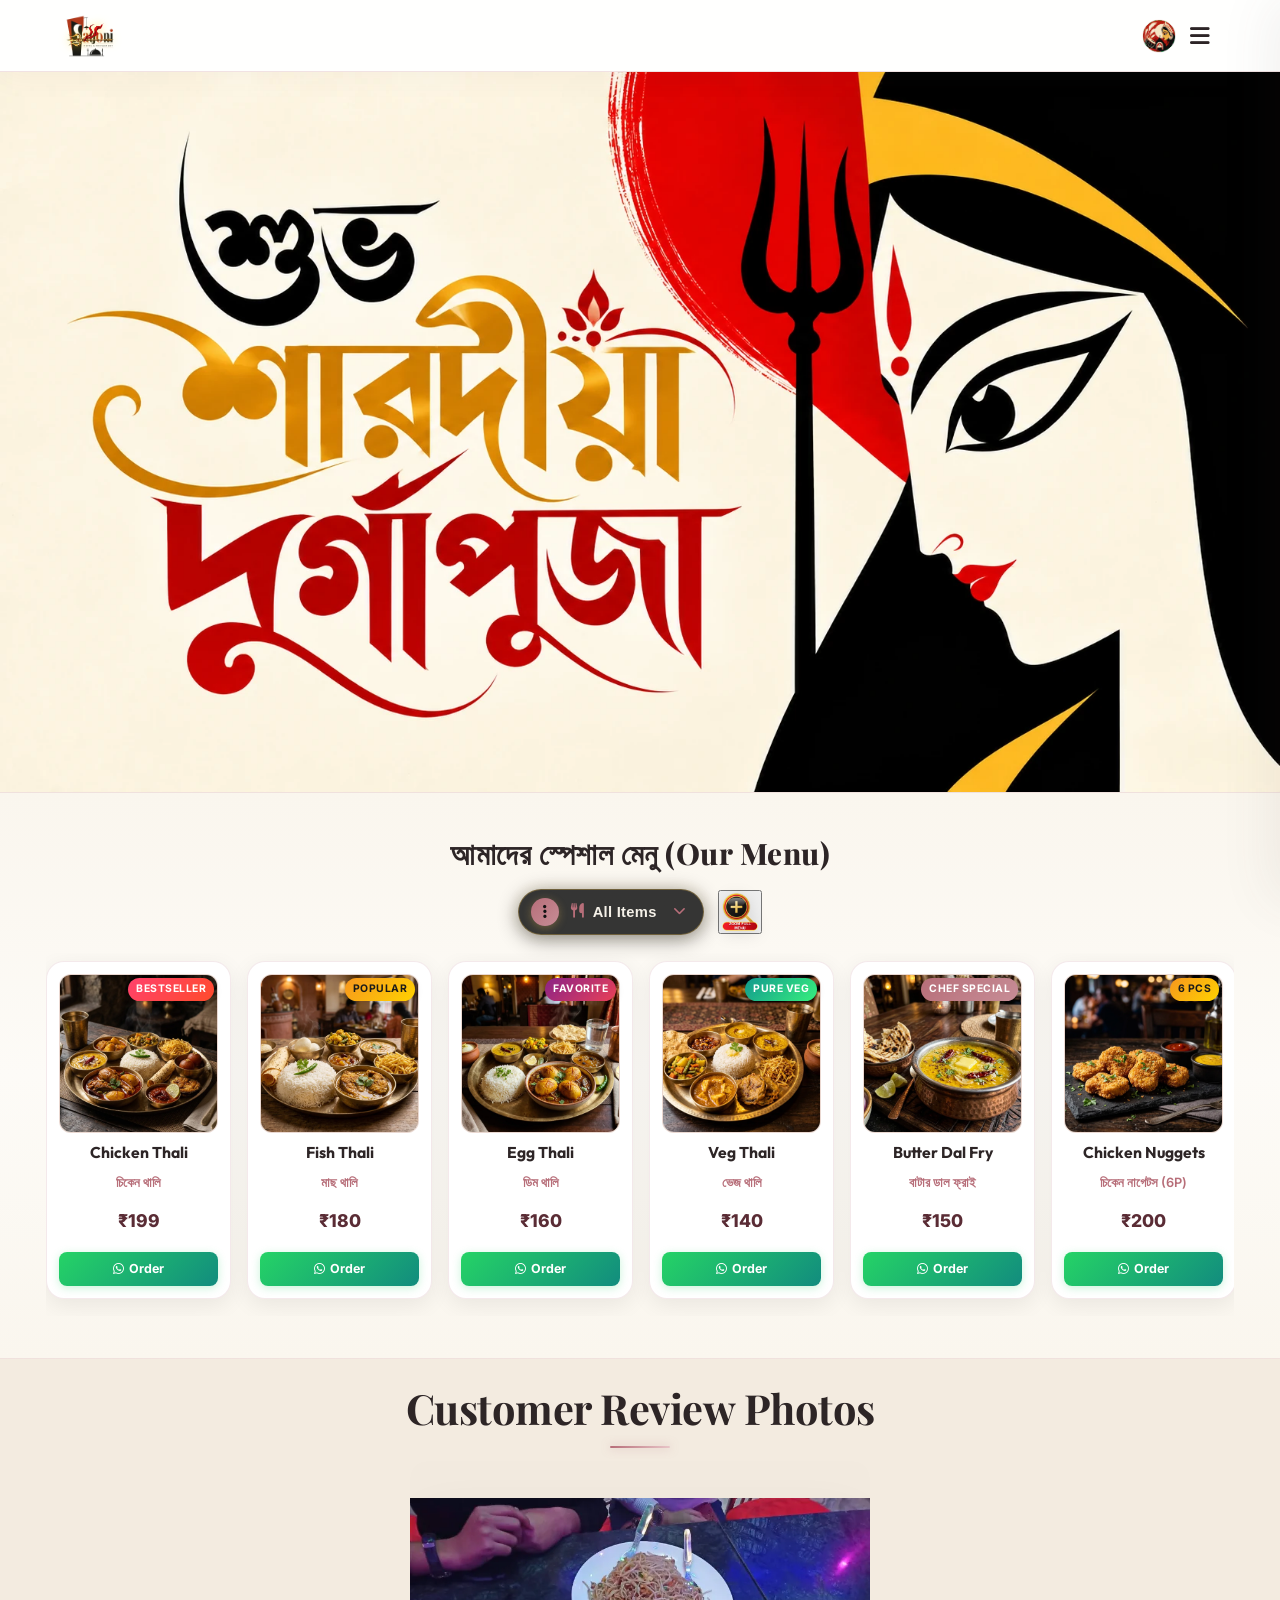
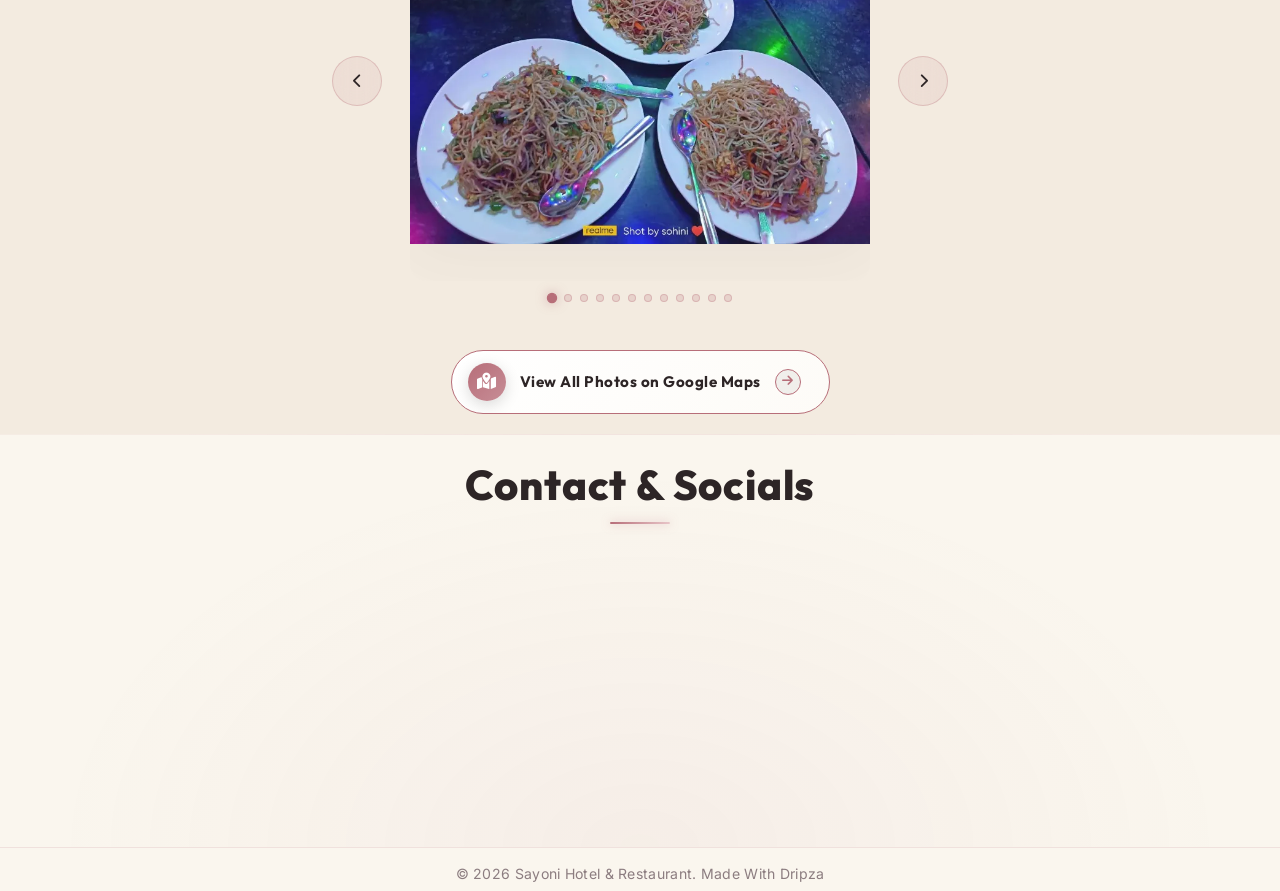
<file: index.html>
﻿<!DOCTYPE html>
<html lang="bn">
<head>
    <meta charset="UTF-8">
    <meta name="viewport" content="width=device-width, initial-scale=1.0">
    <title>Sayoni Hotel & Restaurant</title>
    <link rel="icon" type="image/png" href="assets/sayoni_logo.webp">
    <link href="https://fonts.googleapis.com/css2?family=Playfair+Display:wght@400;600;700;800&family=Outfit:wght@300;400;600;800&family=Inter:wght@300;400;500;600&display=swap" rel="stylesheet">
    <link rel="stylesheet" href="https://cdnjs.cloudflare.com/ajax/libs/font-awesome/6.4.0/css/all.min.css">
    <link rel="stylesheet" href="styles.css?v=1.3">
</head>
<body class="no-scroll">
    <!-- Preloader Screen -->
    <div id="preloader">
        <div class="preloader-content">
            <h1 class="preloader-title">Welcome to <br><span class="highlight">Sayoni Hotel & Restaurant</span></h1>
            <div class="preloader-loader">
                <div class="loader-bar"></div>
            </div>
        </div>
    </div>
    <!-- Navbar -->
    <nav class="navbar">
        <div class="logo-container">
            <img src="assets/sayoni_logo.webp" alt="Sayoni Hotel & Restaurant Logo" class="logo-brand-img">
            <div class="logo-text-wrapper">
                <span class="animated-football-header" title="Mahalaya Special">
                    <img src="assets/durga_puja_web_run_icon.webp" alt="Mahalaya Run Icon" style="object-fit: contain; filter: drop-shadow(0 0 5px rgba(255, 215, 0, 0.6));">
                </span>
                <span class="logo-text">Sayoni Hotel & Restaurant</span>
            </div>
        </div>
        <span class="rath-yatra-header-text">শুভ শারদীয়া দুর্গাপূজা</span>
        <ul class="nav-links">
            <li><a href="#home">Home</a></li>
            <li><a href="#menu">Menu</a></li>
            <li><a href="#reviews">Reviews</a></li>
            <li><a href="#contact">Contact</a></li>
        </ul>
        <div class="navbar-actions">
            <!-- Rakhi Purnima Button for Poster -->
            <button class="fifa-btn" id="open-promo-modal-direct-btn" title="Show Mahalaya Special Poster">
                <div class="fifa-container">
                    <div class="fifa-magic-ring"></div>
                    <img src="assets/durga_puja_web_icon.webp" alt="Mahalaya Special" class="fifa-svg" style="object-fit: contain;">
                </div>
            </button>
            
            <div class="hamburger">
                <i class="fas fa-bars"></i>
            </div>
        </div>
    </nav>

    <!-- Hero Section -->
    <section id="home" class="hero">
        <div class="hero-bg banner-box">
            <img src="assets/modern_durga_puja_greeting_banner.webp" alt="Durga Puja Festival Banner" class="active">
            <img src="assets/hero_1.webp" alt="Sayoni Hotel & Restaurant Banner 1">
            <img src="assets/hero_2.webp" alt="Sayoni Hotel & Restaurant Banner 2">
            <img src="assets/hero_3.webp" alt="Sayoni Hotel & Restaurant Banner 3">
            <div class="overlay"></div>
        </div>
        <!-- Click/Hover Zones for Banner Control -->
        <div class="hero-nav-zone left-zone" title="Previous Image"></div>
        <div class="hero-nav-zone right-zone" title="Next Image"></div>
    </section>

                <!-- Digital Restaurant Menu Section -->
    <section id="menu" class="main-menu-section">
        <div class="menu-header-wrapper">
            <div class="menu-eyebrow-container">
                <span class="menu-eyebrow">আমাদের স্পেশাল মেনু (Our Menu)</span>
            </div>
        </div>

        <!-- Menu Category Filter Tabs -->
                <!-- Menu Category Filter Dropdown (Three-Dot Filter Menu) -->
        <!-- Menu Filter and Zoom Controls Row -->
        <div class="menu-filter-controls-row">
            <div class="menu-filter-dropdown-wrapper" id="main-menu-filter-dropdown-wrapper">
            <button type="button" class="menu-filter-dots-btn" id="main-menu-filter-dots-btn" aria-expanded="false" aria-haspopup="true" title="Filter Menu">
                <span class="three-dots-icon-box">
                    <i class="fas fa-ellipsis-v"></i>
                </span>
                <span class="current-filter-label" id="main-current-filter-label">
                    <i class="fas fa-utensils"></i>
                    <span>All Items</span>
                </span>
                <i class="fas fa-chevron-down filter-dropdown-arrow"></i>
            </button>

            <!-- Dropdown List of Category Filter Options -->
            <div class="menu-filter-dropdown-menu" id="main-menu-filter-dropdown-menu">
                <div class="menu-filter-dropdown-header">
                    <span><i class="fas fa-filter"></i> Filter Category</span>
                </div>
                <div class="menu-filter-dropdown-list">
                    <button type="button" class="menu-tab-btn active" data-category="all">
                        <span class="tab-btn-content">
                            <i class="fas fa-utensils tab-icon"></i>
                            <span class="tab-title">All Items</span>
                        </span>
                        <i class="fas fa-check active-indicator-icon"></i>
                    </button>
                    <button type="button" class="menu-tab-btn" data-category="thali">
                        <span class="tab-btn-content">
                            <i class="fas fa-bowl-rice tab-icon"></i>
                            <span class="tab-title">Bengali Thali</span>
                        </span>
                        <i class="fas fa-check active-indicator-icon"></i>
                    </button>
                    <button type="button" class="menu-tab-btn" data-category="snacks">
                        <span class="tab-btn-content">
                            <i class="fas fa-burger tab-icon"></i>
                            <span class="tab-title">Breakfast & Snacks</span>
                        </span>
                        <i class="fas fa-check active-indicator-icon"></i>
                    </button>
                    <button type="button" class="menu-tab-btn" data-category="beverages">
                        <span class="tab-btn-content">
                            <i class="fas fa-mug-hot tab-icon"></i>
                            <span class="tab-title">Tea & Coffee</span>
                        </span>
                        <i class="fas fa-check active-indicator-icon"></i>
                    </button>
                    <button type="button" class="menu-tab-btn" data-category="extras">
                        <span class="tab-btn-content">
                            <i class="fas fa-plate-wheat tab-icon"></i>
                            <span class="tab-title">Sides & Extras</span>
                        </span>
                        <i class="fas fa-check active-indicator-icon"></i>
                    </button>
                </div>
            </div>
        </div>

            <!-- Zoom Full Menu Button on Right Side of Filter -->
            <button type="button" class="menu-zoom-img-btn" id="open-full-menu-modal-btn" title="Open Complete Menu Card (সম্পূর্ণ মেনু)">
                    <img src="assets/zoom_full_menu_icon.webp" alt="Zoom Full Menu" class="zoom-full-menu-img">
                </button>
        </div>
        

        <!-- Menu Cards Horizontal Side-Scroll Wrapper -->
        <div class="main-menu-scroll-wrapper">
            <div class="main-menu-scroll-track" id="main-restaurant-menu-scroll">
                
                <!-- 1. Chicken Thali -->
                <div class="food-menu-card" data-category="thali">
                    <div class="food-card-badge bestseller">Bestseller</div>
                    <div class="food-card-img-box">
                        <img src="assets/menu_chicken_thali.webp" alt="Chicken Thali" loading="lazy">
                    </div>
                    <div class="food-card-body">
                        <h3 class="food-title">Chicken Thali</h3>
                        <span class="bengali-title">চিকেন থালি</span>
                        <span class="food-price">₹199</span>
                        <a href="https://wa.me/919647157488?text=Hi%20Sayoni%20Hotel%20%26%20Restaurant,%20I%20want%20to%20order%20Chicken%20Thali%20(₹199)" target="_blank" class="food-order-btn">
                            <i class="fab fa-whatsapp"></i> Order
                        </a>
                    </div>
                </div>

                <!-- 2. Fish Thali -->
                <div class="food-menu-card" data-category="thali">
                    <div class="food-card-badge popular">Popular</div>
                    <div class="food-card-img-box">
                        <img src="assets/menu_fish_thali.webp" alt="Fish Thali" loading="lazy">
                    </div>
                    <div class="food-card-body">
                        <h3 class="food-title">Fish Thali</h3>
                        <span class="bengali-title">মাছ থালি</span>
                        <span class="food-price">₹180</span>
                        <a href="https://wa.me/919647157488?text=Hi%20Sayoni%20Hotel%20%26%20Restaurant,%20I%20want%20to%20order%20Fish%20Thali%20(₹180)" target="_blank" class="food-order-btn">
                            <i class="fab fa-whatsapp"></i> Order
                        </a>
                    </div>
                </div>

                <!-- 3. Egg Thali -->
                <div class="food-menu-card" data-category="thali">
                    <div class="food-card-badge special">Favorite</div>
                    <div class="food-card-img-box">
                        <img src="assets/menu_egg_thali.webp" alt="Egg Thali" loading="lazy">
                    </div>
                    <div class="food-card-body">
                        <h3 class="food-title">Egg Thali</h3>
                        <span class="bengali-title">ডিম থালি</span>
                        <span class="food-price">₹160</span>
                        <a href="https://wa.me/919647157488?text=Hi%20Sayoni%20Hotel%20%26%20Restaurant,%20I%20want%20to%20order%20Egg%20Thali%20(₹160)" target="_blank" class="food-order-btn">
                            <i class="fab fa-whatsapp"></i> Order
                        </a>
                    </div>
                </div>

                <!-- 4. Veg Thali -->
                <div class="food-menu-card" data-category="thali">
                    <div class="food-card-badge pure-veg">Pure Veg</div>
                    <div class="food-card-img-box">
                        <img src="assets/menu_veg_thali.webp" alt="Veg Thali" loading="lazy">
                    </div>
                    <div class="food-card-body">
                        <h3 class="food-title">Veg Thali</h3>
                        <span class="bengali-title">ভেজ থালি</span>
                        <span class="food-price">₹140</span>
                        <a href="https://wa.me/919647157488?text=Hi%20Sayoni%20Hotel%20%26%20Restaurant,%20I%20want%20to%20order%20Veg%20Thali%20(₹140)" target="_blank" class="food-order-btn">
                            <i class="fab fa-whatsapp"></i> Order
                        </a>
                    </div>
                </div>

                <!-- 5. Butter Dal Fry -->
                <div class="food-menu-card" data-category="extras">
                    <div class="food-card-badge chef">Chef Special</div>
                    <div class="food-card-img-box">
                        <img src="assets/menu_butter_dal_fry.webp" alt="Butter Dal Fry" loading="lazy">
                    </div>
                    <div class="food-card-body">
                        <h3 class="food-title">Butter Dal Fry</h3>
                        <span class="bengali-title">বাটার ডাল ফ্রাই</span>
                        <span class="food-price">₹150</span>
                        <a href="https://wa.me/919647157488?text=Hi%20Sayoni%20Hotel%20%26%20Restaurant,%20I%20want%20to%20order%20Butter%20Dal%20Fry%20(₹150)" target="_blank" class="food-order-btn">
                            <i class="fab fa-whatsapp"></i> Order
                        </a>
                    </div>
                </div>

                <!-- 6. Chicken Nuggets -->
                <div class="food-menu-card" data-category="snacks">
                    <div class="food-card-badge popular">6 Pcs</div>
                    <div class="food-card-img-box">
                        <img src="assets/menu_chicken_nuggets.webp" alt="Chicken Nuggets" loading="lazy">
                    </div>
                    <div class="food-card-body">
                        <h3 class="food-title">Chicken Nuggets</h3>
                        <span class="bengali-title">চিকেন নাগেটস (6P)</span>
                        <span class="food-price">₹200</span>
                        <a href="https://wa.me/919647157488?text=Hi%20Sayoni%20Hotel%20%26%20Restaurant,%20I%20want%20to%20order%20Chicken%20Nuggets%20(₹200)" target="_blank" class="food-order-btn">
                            <i class="fab fa-whatsapp"></i> Order
                        </a>
                    </div>
                </div>

                <!-- 7. Aloo Tikki -->
                <div class="food-menu-card" data-category="snacks">
                    <div class="food-card-badge pure-veg">Big Size</div>
                    <div class="food-card-img-box">
                        <img src="assets/menu_aloo_tikki.webp" alt="Aloo Tikki Big Size" loading="lazy">
                    </div>
                    <div class="food-card-body">
                        <h3 class="food-title">Aloo Tikki 6P</h3>
                        <span class="bengali-title">আলু টিক্কি (6P)</span>
                        <span class="food-price">₹180</span>
                        <a href="https://wa.me/919647157488?text=Hi%20Sayoni%20Hotel%20%26%20Restaurant,%20I%20want%20to%20order%20Aloo%20Tikki%20(₹180)" target="_blank" class="food-order-btn">
                            <i class="fab fa-whatsapp"></i> Order
                        </a>
                    </div>
                </div>

                <!-- 8. Egg Maggie -->
                <div class="food-menu-card" data-category="snacks">
                    <div class="food-card-badge popular">Hot</div>
                    <div class="food-card-img-box">
                        <img src="assets/menu_egg_maggie.webp" alt="Egg Maggie" loading="lazy">
                    </div>
                    <div class="food-card-body">
                        <h3 class="food-title">Egg Maggie</h3>
                        <span class="bengali-title">এগ ম্যাগি</span>
                        <span class="food-price">₹80</span>
                        <a href="https://wa.me/919647157488?text=Hi%20Sayoni%20Hotel%20%26%20Restaurant,%20I%20want%20to%20order%20Egg%20Maggie%20(₹80)" target="_blank" class="food-order-btn">
                            <i class="fab fa-whatsapp"></i> Order
                        </a>
                    </div>
                </div>

                <!-- 9. Veg Maggie -->
                <div class="food-menu-card" data-category="snacks">
                    <div class="food-card-badge pure-veg">Veg</div>
                    <div class="food-card-img-box">
                        <img src="assets/menu_egg_maggie.webp" alt="Veg Maggie" loading="lazy">
                    </div>
                    <div class="food-card-body">
                        <h3 class="food-title">Veg Maggie</h3>
                        <span class="bengali-title">ভেজ ম্যাগি</span>
                        <span class="food-price">₹60</span>
                        <a href="https://wa.me/919647157488?text=Hi%20Sayoni%20Hotel%20%26%20Restaurant,%20I%20want%20to%20order%20Veg%20Maggie%20(₹60)" target="_blank" class="food-order-btn">
                            <i class="fab fa-whatsapp"></i> Order
                        </a>
                    </div>
                </div>

                <!-- 10. Bread Omelette -->
                <div class="food-menu-card" data-category="snacks">
                    <div class="food-card-badge special">Breakfast</div>
                    <div class="food-card-img-box">
                        <img src="assets/menu6.webp" alt="Bread Omelette Jam Butter" loading="lazy">
                    </div>
                    <div class="food-card-body">
                        <h3 class="food-title">Bread Omelette</h3>
                        <span class="bengali-title">ব্রেড ওমলেট / জ্যাম</span>
                        <span class="food-price">₹60</span>
                        <a href="https://wa.me/919647157488?text=Hi%20Sayoni%20Hotel%20%26%20Restaurant,%20I%20want%20to%20order%20Bread%20Omelette%20(₹60)" target="_blank" class="food-order-btn">
                            <i class="fab fa-whatsapp"></i> Order
                        </a>
                    </div>
                </div>

                <!-- 11. Chai & Coffee -->
                <div class="food-menu-card" data-category="beverages">
                    <div class="food-card-badge special">Hot</div>
                    <div class="food-card-img-box">
                        <img src="assets/menu_tea_coffee.webp" alt="Coffee" loading="lazy">
                    </div>
                    <div class="food-card-body">
                        <h3 class="food-title">Milk / Black Coffee</h3>
                        <span class="bengali-title">কফি (Min 2 Cup)</span>
                        <span class="food-price">₹50</span>
                        <a href="https://wa.me/919647157488?text=Hi%20Sayoni%20Hotel%20%26%20Restaurant,%20I%20want%20to%20order%20Coffee" target="_blank" class="food-order-btn">
                            <i class="fab fa-whatsapp"></i> Order
                        </a>
                    </div>
                </div>

                <!-- 12. Milk / Black Tea -->
                <div class="food-menu-card" data-category="beverages">
                    <div class="food-card-badge bestseller">Chai</div>
                    <div class="food-card-img-box">
                        <img src="assets/menu_tea_coffee.webp" alt="Tea" loading="lazy">
                    </div>
                    <div class="food-card-body">
                        <h3 class="food-title">Black / Milk Tea</h3>
                        <span class="bengali-title">চা (Min 2 Cup)</span>
                        <span class="food-price">₹25</span>
                        <a href="https://wa.me/919647157488?text=Hi%20Sayoni%20Hotel%20%26%20Restaurant,%20I%20want%20to%20order%20Tea" target="_blank" class="food-order-btn">
                            <i class="fab fa-whatsapp"></i> Order
                        </a>
                    </div>
                </div>

                <!-- 13. Green Tea -->
                <div class="food-menu-card" data-category="beverages">
                    <div class="food-card-badge pure-veg">Healthy</div>
                    <div class="food-card-img-box">
                        <img src="assets/menu_tea_coffee.webp" alt="Green Tea" loading="lazy">
                    </div>
                    <div class="food-card-body">
                        <h3 class="food-title">Green Tea</h3>
                        <span class="bengali-title">গ্রিন টি (Min 2 Cup)</span>
                        <span class="food-price">₹40</span>
                        <a href="https://wa.me/919647157488?text=Hi%20Sayoni%20Hotel%20%26%20Restaurant,%20I%20want%20to%20order%20Green%20Tea" target="_blank" class="food-order-btn">
                            <i class="fab fa-whatsapp"></i> Order
                        </a>
                    </div>
                </div>

                <!-- 14. Extra Chicken 4P -->
                <div class="food-menu-card" data-category="extras">
                    <div class="food-card-badge popular">4 Pcs</div>
                    <div class="food-card-img-box">
                        <img src="assets/menu_chicken_thali.webp" alt="Extra Chicken" loading="lazy">
                    </div>
                    <div class="food-card-body">
                        <h3 class="food-title">Extra Chicken (4P)</h3>
                        <span class="bengali-title">চিকেন কারি (4P)</span>
                        <span class="food-price">₹180</span>
                        <a href="https://wa.me/919647157488?text=Hi%20Sayoni%20Hotel%20%26%20Restaurant,%20I%20want%20to%20order%20Extra%20Chicken%204P%20(₹180)" target="_blank" class="food-order-btn">
                            <i class="fab fa-whatsapp"></i> Order
                        </a>
                    </div>
                </div>

                <!-- 15. Extra Mutton 1P -->
                <div class="food-menu-card" data-category="extras">
                    <div class="food-card-badge special">Special</div>
                    <div class="food-card-img-box">
                        <img src="assets/menu3.webp" alt="Extra Mutton" loading="lazy">
                    </div>
                    <div class="food-card-body">
                        <h3 class="food-title">Extra Mutton (1P)</h3>
                        <span class="bengali-title">মটন (স্পেশাল অর্ডার)</span>
                        <span class="food-price">₹80</span>
                        <a href="https://wa.me/919647157488?text=Hi%20Sayoni%20Hotel%20%26%20Restaurant,%20I%20want%20to%20order%20Extra%20Mutton%20(₹80)" target="_blank" class="food-order-btn">
                            <i class="fab fa-whatsapp"></i> Order
                        </a>
                    </div>
                </div>

                <!-- 16. Extra Fish 1P -->
                <div class="food-menu-card" data-category="extras">
                    <div class="food-card-badge popular">1 Pc</div>
                    <div class="food-card-img-box">
                        <img src="assets/menu_fish_thali.webp" alt="Extra Fish" loading="lazy">
                    </div>
                    <div class="food-card-body">
                        <h3 class="food-title">Extra Fish (1P)</h3>
                        <span class="bengali-title">মাছ ১ পিস</span>
                        <span class="food-price">₹80</span>
                        <a href="https://wa.me/919647157488?text=Hi%20Sayoni%20Hotel%20%26%20Restaurant,%20I%20want%20to%20order%20Extra%20Fish%20(₹80)" target="_blank" class="food-order-btn">
                            <i class="fab fa-whatsapp"></i> Order
                        </a>
                    </div>
                </div>

                <!-- 17. Green Salad -->
                <div class="food-menu-card" data-category="extras">
                    <div class="food-card-badge pure-veg">Fresh</div>
                    <div class="food-card-img-box">
                        <img src="assets/menu_veg_thali.webp" alt="Green Salad" loading="lazy">
                    </div>
                    <div class="food-card-body">
                        <h3 class="food-title">Green Salad</h3>
                        <span class="bengali-title">গ্রিন স্যালাড</span>
                        <span class="food-price">₹100</span>
                        <a href="https://wa.me/919647157488?text=Hi%20Sayoni%20Hotel%20%26%20Restaurant,%20I%20want%20to%20order%20Green%20Salad%20(₹100)" target="_blank" class="food-order-btn">
                            <i class="fab fa-whatsapp"></i> Order
                        </a>
                    </div>
                </div>

                <!-- 18. Extra Egg (2P) -->
                <div class="food-menu-card" data-category="extras">
                    <div class="food-card-badge special">2 Pcs</div>
                    <div class="food-card-img-box">
                        <img src="assets/menu_egg_thali.webp" alt="Extra Egg 2P" loading="lazy">
                    </div>
                    <div class="food-card-body">
                        <h3 class="food-title">Extra Egg (2P)</h3>
                        <span class="bengali-title">ডিম (২ পিস)</span>
                        <span class="food-price">₹50</span>
                        <a href="https://wa.me/919647157488?text=Hi%20Sayoni%20Hotel%20%26%20Restaurant,%20I%20want%20to%20order%20Extra%20Egg%202P%20(₹50)" target="_blank" class="food-order-btn">
                            <i class="fab fa-whatsapp"></i> Order
                        </a>
                    </div>
                </div>

                <!-- 19. Extra Rice -->
                <div class="food-menu-card" data-category="extras">
                    <div class="food-card-badge popular">1 Plate</div>
                    <div class="food-card-img-box">
                        <img src="assets/menu_veg_thali.webp" alt="Extra Rice" loading="lazy">
                    </div>
                    <div class="food-card-body">
                        <h3 class="food-title">Extra Rice</h3>
                        <span class="bengali-title">এক্সট্রা ভাত</span>
                        <span class="food-price">₹50</span>
                        <a href="https://wa.me/919647157488?text=Hi%20Sayoni%20Hotel%20%26%20Restaurant,%20I%20want%20to%20order%20Extra%20Rice%20(₹50)" target="_blank" class="food-order-btn">
                            <i class="fab fa-whatsapp"></i> Order
                        </a>
                    </div>
                </div>

                <!-- 20. Extra Misti / Papad / Roti -->
                <div class="food-menu-card" data-category="extras">
                    <div class="food-card-badge pure-veg">Per Pc</div>
                    <div class="food-card-img-box">
                        <img src="assets/menu2.webp" alt="Extra Misti Papad Roti" loading="lazy">
                    </div>
                    <div class="food-card-body">
                        <h3 class="food-title">Extra Misti / Papad / Roti</h3>
                        <span class="bengali-title">মিষ্টি / পাঁপড় / রুটি</span>
                        <span class="food-price">₹10</span>
                        <a href="https://wa.me/919647157488?text=Hi%20Sayoni%20Hotel%20%26%20Restaurant,%20I%20want%20to%20order%20Extra%20Misti%20Papad%20Roti%20(₹10)" target="_blank" class="food-order-btn">
                            <i class="fab fa-whatsapp"></i> Order
                        </a>
                    </div>
                </div>

                <!-- 21. Extra Sabji / Dal / Vaji -->
                <div class="food-menu-card" data-category="extras">
                    <div class="food-card-badge pure-veg">Side Bowl</div>
                    <div class="food-card-img-box">
                        <img src="assets/menu_butter_dal_fry.webp" alt="Extra Sabji Dal Vaji" loading="lazy">
                    </div>
                    <div class="food-card-body">
                        <h3 class="food-title">Extra Sabji / Dal / Vaji</h3>
                        <span class="bengali-title">সবজি / ডাল / ভাজি</span>
                        <span class="food-price">₹30</span>
                        <a href="https://wa.me/919647157488?text=Hi%20Sayoni%20Hotel%20%26%20Restaurant,%20I%20want%20to%20order%20Extra%20Sabji%20Dal%20Vaji%20(₹30)" target="_blank" class="food-order-btn">
                            <i class="fab fa-whatsapp"></i> Order
                        </a>
                    </div>
                </div>

                <!-- 18. Water Bottle -->
                <div class="food-menu-card" data-category="beverages">
                    <div class="food-card-badge pure-veg">Mineral</div>
                    <div class="food-card-img-box">
                        <img src="assets/menu5.webp" alt="Water Bottle" loading="lazy">
                    </div>
                    <div class="food-card-body">
                        <h3 class="food-title">Water Bottle</h3>
                        <span class="bengali-title">জল 1L / 2L</span>
                        <span class="food-price">₹20 / ₹30</span>
                        <a href="https://wa.me/919647157488?text=Hi%20Sayoni%20Hotel%20%26%20Restaurant,%20I%20want%20to%20order%20Water%20Bottle" target="_blank" class="food-order-btn">
                            <i class="fab fa-whatsapp"></i> Order
                        </a>
                    </div>
                </div>

            </div>
        </div>
    </section>

    <!-- Reviews Section (Photo Gallery) -->
    <section id="reviews" class="reviews-section">
        <h2 class="section-title">Customer Review Photos</h2>
        <div class="reviews-slider-container">
            <div class="reviews-slider">
                <div class="review-slide active">
                    <img src="assets/review_1.webp" alt="Customer Review 1">
                </div>
                <div class="review-slide">
                    <img src="assets/review_2.webp" alt="Customer Review 2">
                </div>
                <div class="review-slide">
                    <img src="assets/review_3.webp" alt="Customer Review 3">
                </div>
                <div class="review-slide">
                    <img src="assets/review_4.webp" alt="Customer Review 4">
                </div>
                <div class="review-slide">
                    <img src="assets/review_5.webp" alt="Customer Review 5">
                </div>
                <div class="review-slide">
                    <img src="assets/review_6.webp" alt="Customer Review 6">
                </div>
                <div class="review-slide">
                    <img src="assets/review_7.webp" alt="Customer Review 7">
                </div>
                <div class="review-slide">
                    <img src="assets/review_8.webp" alt="Customer Review 8">
                </div>
                <div class="review-slide">
                    <img src="assets/review_9.webp" alt="Customer Review 9">
                </div>
                <div class="review-slide">
                    <img src="assets/review_10.webp" alt="Customer Review 10">
                </div>
                <div class="review-slide">
                    <img src="assets/review_11.webp" alt="Customer Review 11">
                </div>
                <div class="review-slide">
                    <img src="assets/review_12.webp" alt="Customer Review 12">
                </div>
            </div>
            
            <!-- Slider Controls -->
            <button class="slider-btn prev-btn"><i class="fas fa-chevron-left"></i></button>
            <button class="slider-btn next-btn"><i class="fas fa-chevron-right"></i></button>
            
            <!-- Slider Dots -->
            <div class="slider-dots">
                <span class="dot active" data-index="0"></span>
                <span class="dot" data-index="1"></span>
                <span class="dot" data-index="2"></span>
                <span class="dot" data-index="3"></span>
                <span class="dot" data-index="4"></span>
                <span class="dot" data-index="5"></span>
                <span class="dot" data-index="6"></span>
                <span class="dot" data-index="7"></span>
                <span class="dot" data-index="8"></span>
                <span class="dot" data-index="9"></span>
                <span class="dot" data-index="10"></span>
                <span class="dot" data-index="11"></span>
            </div>
        </div>
        <div style="text-align: center; margin-top: 3rem;">
            <div class="reviews-cta-wrapper">
            <a href="https://maps.app.goo.gl/7bkT5rtWrUrHA8Xs8" target="_blank" class="modern-maps-btn" title="Open Google Maps Gallery">
                <span class="maps-icon-badge"><i class="fas fa-map-marked-alt"></i></span>
                <span class="maps-btn-text">View All Photos on Google Maps</span>
                <span class="maps-arrow-circle"><i class="fas fa-arrow-right"></i></span>
            </a>
        </div>
        </div>
    </section>

    <!-- Contact & Footer -->
    <section id="contact" class="contact-section">
        <h2 class="section-title">Contact & Socials</h2>
        <div class="contact-container glassmorphism">
            <div class="contact-info">
                <h2>Visit Us</h2>
                <div class="info-item">
                    <a href="https://maps.app.goo.gl/RmeeEgwiFiV5gE1P9" target="_blank" style="color: inherit; text-decoration: none; display: flex; align-items: center; gap: 15px;">
                        <i class="fas fa-map-marker-alt"></i>
                        <p>C967+CGX, Buroshib Tala Rd, Nabadwip, West Bengal 741302</p>
                    </a>
                </div>
                <div class="info-item">
                    <i class="fas fa-phone-alt"></i>
                    <p>+91 9647157488</p>
                </div>
                <div class="info-item">
                    <i class="fas fa-envelope"></i>
                    <p>hello@sayonihotel.com</p>
                </div>
            </div>
            <div class="social-links">
                <h2>Follow Us</h2>
                <div class="social-icons">
                    <a href="#" class="social-icon"><i class="fab fa-instagram"></i></a>
                    <a href="#" class="social-icon"><i class="fab fa-facebook-f"></i></a>
                    <a href="#" class="social-icon"><i class="fab fa-youtube"></i></a>
                    <a href="https://wa.me/919647157488" target="_blank" class="social-icon"><i class="fab fa-whatsapp"></i></a>
                    <a href="https://maps.app.goo.gl/RmeeEgwiFiV5gE1P9" target="_blank" class="social-icon"><i class="fas fa-map-marker-alt"></i></a>
                </div>
            </div>
        </div>
    </section>

    <footer>
        <p>&copy; 2026 Sayoni Hotel & Restaurant. Made With Dripza</p>
    </footer>



    <!-- Full Menu Interactive Modal -->
    <div class="full-menu-modal" id="full-menu-modal" aria-hidden="true">
        <div class="full-menu-modal-overlay" id="full-menu-modal-overlay"></div>
        <div class="full-menu-modal-container">
            <!-- Modal Sticky Top Header Container (Header + Hero Title + Search + Category Tabs) -->
            <div class="full-menu-modal-top-section">
                <!-- Modal Header -->
                <div class="full-menu-modal-header">
                    <div class="full-menu-modal-header-left">
                        <button class="menu-modal-close-btn" id="close-full-menu-modal-btn" aria-label="Close Full Menu">
                            <i class="fas fa-arrow-left"></i> <span>Back</span>
                        </button>
                        <div class="full-menu-modal-title">
                            Sayoni Hotel & Restaurant
                        </div>
                    </div>
                    <div class="full-menu-modal-header-right">
                        <a href="#modal-order-timings" class="menu-modal-timing-btn" id="modal-timing-btn" title="Order Timings">
                            <i class="fas fa-clock"></i> <span>Timings</span>
                        </a>
                        <a href="tel:919647157488" class="menu-modal-call-btn">
                            <i class="fas fa-phone-alt"></i> <span>919647157488</span>
                        </a>
                        <button class="menu-modal-close-icon-btn" id="close-full-menu-icon-btn" aria-label="Close">
                            <i class="fas fa-times"></i>
                        </button>
                    </div>
                </div>

                <!-- Modal Hero Header -->
                <div class="full-menu-hero">
                    <h1>Complete Menu Card <span class="bengali-heading">আমাদের সম্পূর্ণ ডিজিটাল মেনু</span></h1>
                </div>

                <!-- Search Bar & Category Filter Tabs -->
                <div class="menu-control-bar">
                    

                    <!-- Modal Category Filter Dropdown (Three-Dot Filter Menu) -->
                    <div class="menu-filter-dropdown-wrapper" id="modal-menu-filter-dropdown-wrapper">
            <button type="button" class="menu-filter-dots-btn" id="modal-menu-filter-dots-btn" aria-expanded="false" aria-haspopup="true" title="Filter Menu">
                <span class="three-dots-icon-box">
                    <i class="fas fa-ellipsis-v"></i>
                </span>
                <span class="current-filter-label" id="modal-current-filter-label">
                    <i class="fas fa-utensils"></i>
                    <span>All Items</span>
                </span>
                <i class="fas fa-chevron-down filter-dropdown-arrow"></i>
            </button>

            <!-- Dropdown List of Category Filter Options -->
            <div class="menu-filter-dropdown-menu" id="modal-menu-filter-dropdown-menu">
                <div class="menu-filter-dropdown-header">
                    <span><i class="fas fa-filter"></i> Filter Category</span>
                </div>
                <div class="menu-filter-dropdown-list">
                    <button type="button" class="menu-tab-btn active" data-category="all">
                        <span class="tab-btn-content">
                            <i class="fas fa-utensils tab-icon"></i>
                            <span class="tab-title">All Items</span>
                        </span>
                        <i class="fas fa-check active-indicator-icon"></i>
                    </button>
                    <button type="button" class="menu-tab-btn" data-category="thali">
                        <span class="tab-btn-content">
                            <i class="fas fa-bowl-rice tab-icon"></i>
                            <span class="tab-title">Bengali Thali</span>
                        </span>
                        <i class="fas fa-check active-indicator-icon"></i>
                    </button>
                    <button type="button" class="menu-tab-btn" data-category="snacks">
                        <span class="tab-btn-content">
                            <i class="fas fa-burger tab-icon"></i>
                            <span class="tab-title">Breakfast & Snacks</span>
                        </span>
                        <i class="fas fa-check active-indicator-icon"></i>
                    </button>
                    <button type="button" class="menu-tab-btn" data-category="beverages">
                        <span class="tab-btn-content">
                            <i class="fas fa-mug-hot tab-icon"></i>
                            <span class="tab-title">Tea & Coffee</span>
                        </span>
                        <i class="fas fa-check active-indicator-icon"></i>
                    </button>
                    <button type="button" class="menu-tab-btn" data-category="extras">
                        <span class="tab-btn-content">
                            <i class="fas fa-plate-wheat tab-icon"></i>
                            <span class="tab-title">Sides & Extras</span>
                        </span>
                        <i class="fas fa-check active-indicator-icon"></i>
                    </button>
                </div>
            </div>
                </div>

                    <div class="search-box-wrapper">
                        <i class="fas fa-search"></i>
                        <input type="text" id="modal-menu-search-input" placeholder="খাবারের নাম লিখে খুঁজুন (Search dishes...)" autocomplete="off" enterkeyhint="search">
                        <button type="button" id="modal-menu-search-clear" class="search-clear-btn" aria-label="Clear search" title="à¦®à§à¦›à§‡ à¦«à§‡à¦²à§à¦¨ (Clear)">
                            <i class="fas fa-times"></i>
                        </button>
                    </div>
            </div>
            </div>

            <div class="full-menu-modal-body">
                <!-- Complete Menu Card Grid -->
                <div class="compact-menu-grid-container">
                    <div class="compact-grid" id="modal-full-menu-grid">

                        <!-- 1. Chicken Thali -->
                        <div class="food-menu-card" data-category="thali" data-keywords="chicken thali murgi murgir mangsho rice dal sabji thali">
                            <div class="food-card-badge bestseller">Bestseller</div>
                            <div class="food-card-img-box">
                                <img src="assets/menu_chicken_thali.webp" alt="Chicken Thali" loading="lazy">
                            </div>
                            <div class="food-card-body">
                                <h3 class="food-title">Chicken Thali</h3>
                                <span class="bengali-title">চিকেন থালি</span>
                                <span class="food-price">₹199</span>
                                <a href="https://wa.me/919647157488?text=Hi%20Sayoni%20Hotel%20%26%20Restaurant,%20I%20want%20to%20order%20Chicken%20Thali%20(₹199)" target="_blank" class="food-order-btn">
                                    <i class="fab fa-whatsapp"></i> Order
                                </a>
                            </div>
                        </div>

                        <!-- 2. Fish Thali -->
                        <div class="food-menu-card" data-category="thali" data-keywords="fish thali macher thali mach jhol rui katla rice dal thali">
                            <div class="food-card-badge popular">Popular</div>
                            <div class="food-card-img-box">
                                <img src="assets/menu_fish_thali.webp" alt="Fish Thali" loading="lazy">
                            </div>
                            <div class="food-card-body">
                                <h3 class="food-title">Fish Thali</h3>
                                <span class="bengali-title">মাছ থালি</span>
                                <span class="food-price">₹180</span>
                                <a href="https://wa.me/919647157488?text=Hi%20Sayoni%20Hotel%20%26%20Restaurant,%20I%20want%20to%20order%20Fish%20Thali%20(₹180)" target="_blank" class="food-order-btn">
                                    <i class="fab fa-whatsapp"></i> Order
                                </a>
                            </div>
                        </div>

                        <!-- 3. Egg Thali -->
                        <div class="food-menu-card" data-category="thali" data-keywords="egg thali dimer thali dim kosha rice dal thali">
                            <div class="food-card-badge special">Favorite</div>
                            <div class="food-card-img-box">
                                <img src="assets/menu_egg_thali.webp" alt="Egg Thali" loading="lazy">
                            </div>
                            <div class="food-card-body">
                                <h3 class="food-title">Egg Thali</h3>
                                <span class="bengali-title">ডিম থালি</span>
                                <span class="food-price">₹160</span>
                                <a href="https://wa.me/919647157488?text=Hi%20Sayoni%20Hotel%20%26%20Restaurant,%20I%20want%20to%20order%20Egg%20Thali%20(₹160)" target="_blank" class="food-order-btn">
                                    <i class="fab fa-whatsapp"></i> Order
                                </a>
                            </div>
                        </div>

                        <!-- 4. Veg Thali -->
                        <div class="food-menu-card" data-category="thali" data-keywords="veg thali niramish thali paneer dal sabji rice mishti doi">
                            <div class="food-card-badge pure-veg">Pure Veg</div>
                            <div class="food-card-img-box">
                                <img src="assets/menu_veg_thali.webp" alt="Veg Thali" loading="lazy">
                            </div>
                            <div class="food-card-body">
                                <h3 class="food-title">Veg Thali</h3>
                                <span class="bengali-title">ভেজ থালি</span>
                                <span class="food-price">₹140</span>
                                <a href="https://wa.me/919647157488?text=Hi%20Sayoni%20Hotel%20%26%20Restaurant,%20I%20want%20to%20order%20Veg%20Thali%20(₹140)" target="_blank" class="food-order-btn">
                                    <i class="fab fa-whatsapp"></i> Order
                                </a>
                            </div>
                        </div>

                        <!-- 5. Butter Dal Fry -->
                        <div class="food-menu-card" data-category="extras" data-keywords="butter dal fry yellow dal tadka veg">
                            <div class="food-card-badge chef">Chef Special</div>
                            <div class="food-card-img-box">
                                <img src="assets/menu_butter_dal_fry.webp" alt="Butter Dal Fry" loading="lazy">
                            </div>
                            <div class="food-card-body">
                                <h3 class="food-title">Butter Dal Fry</h3>
                                <span class="bengali-title">বাটার ডাল ফ্রাই</span>
                                <span class="food-price">₹150</span>
                                <a href="https://wa.me/919647157488?text=Hi%20Sayoni%20Hotel%20%26%20Restaurant,%20I%20want%20to%20order%20Butter%20Dal%20Fry%20(₹150)" target="_blank" class="food-order-btn">
                                    <i class="fab fa-whatsapp"></i> Order
                                </a>
                            </div>
                        </div>

                        <!-- 6. Chicken Nuggets (6P) -->
                        <div class="food-menu-card" data-category="snacks" data-keywords="chicken nuggets 6p fried snacks non-veg">
                            <div class="food-card-badge popular">6 Pcs</div>
                            <div class="food-card-img-box">
                                <img src="assets/menu_chicken_nuggets.webp" alt="Chicken Nuggets" loading="lazy">
                            </div>
                            <div class="food-card-body">
                                <h3 class="food-title">Chicken Nuggets</h3>
                                <span class="bengali-title">চিকেন নাগেটস (6P)</span>
                                <span class="food-price">₹200</span>
                                <a href="https://wa.me/919647157488?text=Hi%20Sayoni%20Hotel%20%26%20Restaurant,%20I%20want%20to%20order%20Chicken%20Nuggets%20(₹200)" target="_blank" class="food-order-btn">
                                    <i class="fab fa-whatsapp"></i> Order
                                </a>
                            </div>
                        </div>

                        <!-- 7. Aloo Tikki Big Size (6P) -->
                        <div class="food-menu-card" data-category="snacks" data-keywords="aloo tikki potato cutlet snacks big size veg">
                            <div class="food-card-badge pure-veg">Big Size</div>
                            <div class="food-card-img-box">
                                <img src="assets/menu_aloo_tikki.webp" alt="Aloo Tikki Big Size" loading="lazy">
                            </div>
                            <div class="food-card-body">
                                <h3 class="food-title">Aloo Tikki 6P</h3>
                                <span class="bengali-title">আলু টিক্কি (6P)</span>
                                <span class="food-price">₹180</span>
                                <a href="https://wa.me/919647157488?text=Hi%20Sayoni%20Hotel%20%26%20Restaurant,%20I%20want%20to%20order%20Aloo%20Tikki%20(₹180)" target="_blank" class="food-order-btn">
                                    <i class="fab fa-whatsapp"></i> Order
                                </a>
                            </div>
                        </div>

                        <!-- 8. Egg Maggie -->
                        <div class="food-menu-card" data-category="snacks" data-keywords="egg maggie noodles masala snacks">
                            <div class="food-card-badge popular">Hot</div>
                            <div class="food-card-img-box">
                                <img src="assets/menu_egg_maggie.webp" alt="Egg Maggie" loading="lazy">
                            </div>
                            <div class="food-card-body">
                                <h3 class="food-title">Egg Maggie</h3>
                                <span class="bengali-title">এগ ম্যাগি</span>
                                <span class="food-price">₹80</span>
                                <a href="https://wa.me/919647157488?text=Hi%20Sayoni%20Hotel%20%26%20Restaurant,%20I%20want%20to%20order%20Egg%20Maggie%20(₹80)" target="_blank" class="food-order-btn">
                                    <i class="fab fa-whatsapp"></i> Order
                                </a>
                            </div>
                        </div>

                        <!-- 9. Veg Maggie -->
                        <div class="food-menu-card" data-category="snacks" data-keywords="veg maggie masala noodles snacks vegetarian">
                            <div class="food-card-badge pure-veg">Veg</div>
                            <div class="food-card-img-box">
                                <img src="assets/menu_egg_maggie.webp" alt="Veg Maggie" loading="lazy">
                            </div>
                            <div class="food-card-body">
                                <h3 class="food-title">Veg Maggie</h3>
                                <span class="bengali-title">ভেজ ম্যাগি</span>
                                <span class="food-price">₹60</span>
                                <a href="https://wa.me/919647157488?text=Hi%20Sayoni%20Hotel%20%26%20Restaurant,%20I%20want%20to%20order%20Veg%20Maggie%20(₹60)" target="_blank" class="food-order-btn">
                                    <i class="fab fa-whatsapp"></i> Order
                                </a>
                            </div>
                        </div>

                        <!-- 10. Bread Omelette / Jam / Butter -->
                        <div class="food-menu-card" data-category="snacks" data-keywords="bread omelette jam butter breakfast toast egg">
                            <div class="food-card-badge special">Breakfast</div>
                            <div class="food-card-img-box">
                                <img src="assets/menu6.webp" alt="Bread Omelette Jam Butter" loading="lazy">
                            </div>
                            <div class="food-card-body">
                                <h3 class="food-title">Bread Omelette</h3>
                                <span class="bengali-title">ব্রেড ওমলেট / জ্যাম</span>
                                <span class="food-price">₹60</span>
                                <a href="https://wa.me/919647157488?text=Hi%20Sayoni%20Hotel%20%26%20Restaurant,%20I%20want%20to%20order%20Bread%20Omelette%20(₹60)" target="_blank" class="food-order-btn">
                                    <i class="fab fa-whatsapp"></i> Order
                                </a>
                            </div>
                        </div>

                        <!-- 11. Milk / Black Coffee -->
                        <div class="food-menu-card" data-category="beverages" data-keywords="coffee milk coffee black coffee hot drink beverages espresso">
                            <div class="food-card-badge special">Hot</div>
                            <div class="food-card-img-box">
                                <img src="assets/menu_tea_coffee.webp" alt="Milk and Black Coffee" loading="lazy">
                            </div>
                            <div class="food-card-body">
                                <h3 class="food-title">Milk / Black Coffee</h3>
                                <span class="bengali-title">কফি (Min 2 Cup)</span>
                                <span class="food-price">₹50</span>
                                <a href="https://wa.me/919647157488?text=Hi%20Sayoni%20Hotel%20%26%20Restaurant,%20I%20want%20to%20order%20Coffee" target="_blank" class="food-order-btn">
                                    <i class="fab fa-whatsapp"></i> Order
                                </a>
                            </div>
                        </div>

                        <!-- 12. Black / Milk Tea -->
                        <div class="food-menu-card" data-category="beverages" data-keywords="tea chai milk tea black tea masala chai beverage">
                            <div class="food-card-badge bestseller">Chai</div>
                            <div class="food-card-img-box">
                                <img src="assets/menu_tea_coffee.webp" alt="Black and Milk Tea" loading="lazy">
                            </div>
                            <div class="food-card-body">
                                <h3 class="food-title">Black / Milk Tea</h3>
                                <span class="bengali-title">চা (Min 2 Cup)</span>
                                <span class="food-price">₹25</span>
                                <a href="https://wa.me/919647157488?text=Hi%20Sayoni%20Hotel%20%26%20Restaurant,%20I%20want%20to%20order%20Tea" target="_blank" class="food-order-btn">
                                    <i class="fab fa-whatsapp"></i> Order
                                </a>
                            </div>
                        </div>

                        <!-- 13. Green Tea -->
                        <div class="food-menu-card" data-category="beverages" data-keywords="green tea healthy detox hot beverage">
                            <div class="food-card-badge pure-veg">Healthy</div>
                            <div class="food-card-img-box">
                                <img src="assets/menu_tea_coffee.webp" alt="Green Tea" loading="lazy">
                            </div>
                            <div class="food-card-body">
                                <h3 class="food-title">Green Tea</h3>
                                <span class="bengali-title">গ্রিন টি (Min 2 Cup)</span>
                                <span class="food-price">₹40</span>
                                <a href="https://wa.me/919647157488?text=Hi%20Sayoni%20Hotel%20%26%20Restaurant,%20I%20want%20to%20order%20Green%20Tea" target="_blank" class="food-order-btn">
                                    <i class="fab fa-whatsapp"></i> Order
                                </a>
                            </div>
                        </div>

                        <!-- 14. Extra Chicken (4P) -->
                        <div class="food-menu-card" data-category="extras" data-keywords="extra chicken 4p murgir mangsho chicken curry side non-veg">
                            <div class="food-card-badge popular">4 Pcs</div>
                            <div class="food-card-img-box">
                                <img src="assets/menu_chicken_thali.webp" alt="Extra Chicken 4P" loading="lazy">
                            </div>
                            <div class="food-card-body">
                                <h3 class="food-title">Extra Chicken (4P)</h3>
                                <span class="bengali-title">চিকেন কারি (4P)</span>
                                <span class="food-price">₹180</span>
                                <a href="https://wa.me/919647157488?text=Hi%20Sayoni%20Hotel%20%26%20Restaurant,%20I%20want%20to%20order%20Extra%20Chicken%204P%20(₹180)" target="_blank" class="food-order-btn">
                                    <i class="fab fa-whatsapp"></i> Order
                                </a>
                            </div>
                        </div>

                        <!-- 15. Extra Mutton (1P - Special Order) -->
                        <div class="food-menu-card" data-category="extras" data-keywords="extra mutton 1p khasi mangsho mutton kosha special non-veg">
                            <div class="food-card-badge special">Special</div>
                            <div class="food-card-img-box">
                                <img src="assets/menu3.webp" alt="Extra Mutton 1P" loading="lazy">
                            </div>
                            <div class="food-card-body">
                                <h3 class="food-title">Extra Mutton (1P)</h3>
                                <span class="bengali-title">মটন (স্পেশাল অর্ডার)</span>
                                <span class="food-price">₹80</span>
                                <a href="https://wa.me/919647157488?text=Hi%20Sayoni%20Hotel%20%26%20Restaurant,%20I%20want%20to%20order%20Extra%20Mutton%20(₹80)" target="_blank" class="food-order-btn">
                                    <i class="fab fa-whatsapp"></i> Order
                                </a>
                            </div>
                        </div>

                        <!-- 16. Extra Fish (1P) -->
                        <div class="food-menu-card" data-category="extras" data-keywords="extra fish 1p macher jhol rui katla side non-veg">
                            <div class="food-card-badge popular">1 Pc</div>
                            <div class="food-card-img-box">
                                <img src="assets/menu_fish_thali.webp" alt="Extra Fish 1P" loading="lazy">
                            </div>
                            <div class="food-card-body">
                                <h3 class="food-title">Extra Fish (1P)</h3>
                                <span class="bengali-title">মাছ ১ পিস</span>
                                <span class="food-price">₹80</span>
                                <a href="https://wa.me/919647157488?text=Hi%20Sayoni%20Hotel%20%26%20Restaurant,%20I%20want%20to%20order%20Extra%20Fish%20(₹80)" target="_blank" class="food-order-btn">
                                    <i class="fab fa-whatsapp"></i> Order
                                </a>
                            </div>
                        </div>

                        <!-- 17. Green Salad -->
                        <div class="food-menu-card" data-category="extras" data-keywords="green salad cucumber tomato onion lemon salad veg">
                            <div class="food-card-badge pure-veg">Fresh</div>
                            <div class="food-card-img-box">
                                <img src="assets/menu_veg_thali.webp" alt="Green Salad" loading="lazy">
                            </div>
                            <div class="food-card-body">
                                <h3 class="food-title">Green Salad</h3>
                                <span class="bengali-title">গ্রিন স্যালাড</span>
                                <span class="food-price">₹100</span>
                                <a href="https://wa.me/919647157488?text=Hi%20Sayoni%20Hotel%20%26%20Restaurant,%20I%20want%20to%20order%20Green%20Salad%20(₹100)" target="_blank" class="food-order-btn">
                                    <i class="fab fa-whatsapp"></i> Order
                                </a>
                            </div>
                        </div>

                        <!-- 18. Extra Egg (2P) -->
                        <div class="food-menu-card" data-category="extras" data-keywords="extra egg 2p dim egg curry side non-veg">
                            <div class="food-card-badge special">2 Pcs</div>
                            <div class="food-card-img-box">
                                <img src="assets/menu_egg_thali.webp" alt="Extra Egg 2P" loading="lazy">
                            </div>
                            <div class="food-card-body">
                                <h3 class="food-title">Extra Egg (2P)</h3>
                                <span class="bengali-title">ডিম (২ পিস)</span>
                                <span class="food-price">₹50</span>
                                <a href="https://wa.me/919647157488?text=Hi%20Sayoni%20Hotel%20%26%20Restaurant,%20I%20want%20to%20order%20Extra%20Egg%202P%20(₹50)" target="_blank" class="food-order-btn">
                                    <i class="fab fa-whatsapp"></i> Order
                                </a>
                            </div>
                        </div>

                        <!-- 19. Extra Rice -->
                        <div class="food-menu-card" data-category="extras" data-keywords="extra rice bhat rice portion veg side">
                            <div class="food-card-badge popular">1 Plate</div>
                            <div class="food-card-img-box">
                                <img src="assets/menu_veg_thali.webp" alt="Extra Rice" loading="lazy">
                            </div>
                            <div class="food-card-body">
                                <h3 class="food-title">Extra Rice</h3>
                                <span class="bengali-title">এক্সট্রা ভাত</span>
                                <span class="food-price">₹50</span>
                                <a href="https://wa.me/919647157488?text=Hi%20Sayoni%20Hotel%20%26%20Restaurant,%20I%20want%20to%20order%20Extra%20Rice%20(₹50)" target="_blank" class="food-order-btn">
                                    <i class="fab fa-whatsapp"></i> Order
                                </a>
                            </div>
                        </div>

                        <!-- 20. Extra Misti / Papad / Roti -->
                        <div class="food-menu-card" data-category="extras" data-keywords="extra misti papad roti sweet flatbread side">
                            <div class="food-card-badge pure-veg">Per Pc</div>
                            <div class="food-card-img-box">
                                <img src="assets/menu2.webp" alt="Extra Misti Papad Roti" loading="lazy">
                            </div>
                            <div class="food-card-body">
                                <h3 class="food-title">Extra Misti / Papad / Roti</h3>
                                <span class="bengali-title">মিষ্টি / পাঁপড় / রুটি</span>
                                <span class="food-price">₹10</span>
                                <a href="https://wa.me/919647157488?text=Hi%20Sayoni%20Hotel%20%26%20Restaurant,%20I%20want%20to%20order%20Extra%20Misti%20Papad%20Roti%20(₹10)" target="_blank" class="food-order-btn">
                                    <i class="fab fa-whatsapp"></i> Order
                                </a>
                            </div>
                        </div>

                        <!-- 21. Extra Sabji / Dal / Vaji -->
                        <div class="food-menu-card" data-category="extras" data-keywords="extra sabji dal vaji butter dal fry veg side">
                            <div class="food-card-badge pure-veg">Side Bowl</div>
                            <div class="food-card-img-box">
                                <img src="assets/menu_butter_dal_fry.webp" alt="Extra Sabji Dal Vaji" loading="lazy">
                            </div>
                            <div class="food-card-body">
                                <h3 class="food-title">Extra Sabji / Dal / Vaji</h3>
                                <span class="bengali-title">সবজি / ডাল / ভাজি</span>
                                <span class="food-price">₹30</span>
                                <a href="https://wa.me/919647157488?text=Hi%20Sayoni%20Hotel%20%26%20Restaurant,%20I%20want%20to%20order%20Extra%20Sabji%20Dal%20Vaji%20(₹30)" target="_blank" class="food-order-btn">
                                    <i class="fab fa-whatsapp"></i> Order
                                </a>
                            </div>
                        </div>

                        <!-- 22. Packaged Water Bottle (1L / 2L) -->
                        <div class="food-menu-card" data-category="beverages" data-keywords="water bottle 1l 2l mineral water drink">
                            <div class="food-card-badge pure-veg">Mineral</div>
                            <div class="food-card-img-box">
                                <img src="assets/menu5.webp" alt="Packaged Water Bottle" loading="lazy">
                            </div>
                            <div class="food-card-body">
                                <h3 class="food-title">Water Bottle</h3>
                                <span class="bengali-title">জল 1L / 2L</span>
                                <span class="food-price">₹20 / ₹30</span>
                                <a href="https://wa.me/919647157488?text=Hi%20Sayoni%20Hotel%20%26%20Restaurant,%20I%20want%20to%20order%20Water%20Bottle" target="_blank" class="food-order-btn">
                                    <i class="fab fa-whatsapp"></i> Order
                                </a>
                            </div>
                        </div>

                    </div>

                    <!-- No Results Fallback -->
                    <div id="modal-no-results-msg" style="display: none; text-align: center; padding: 40px 20px; color: #aaa;">
                        <i class="fas fa-search" style="font-size: 2.5rem; margin-bottom: 12px; display: block; color: var(--accent-gold);"></i>
                        <p>আপনার খোঁজা অনুযায়ী কোনো খাবার পাওয়া যায়নি। অন্য কিছু লিখে খুঁজুন।</p>
                    </div>
                </div>

                <!-- Order Timings Banner -->
                <div id="modal-order-timings" style="max-width: 1200px; margin: 35px auto 40px; padding: 0 15px;">
                    <div class="order-info-banner glassmorphism">
                        <div class="order-timing-card">
                            <div class="timing-icon"><i class="fas fa-clock"></i></div>
                            <div class="timing-details">
                                <h4>⏰ Order Timings (অর্ডার সময়সূচী)</h4>
                                <ul>
                                    <li><strong>☀️ Lunch:</strong> Any Time You're Hungry!</li>
                                    <li><strong>🌙 Dinner:</strong> Order 05:00 PM – 06:30 PM <span class="serve-time">(Serve: 9:30 PM – 10:00 PM)</span></li>
                                    <li><strong>🌅 Breakfast:</strong> Pre-order 09:00 PM – 10:00 PM <span class="serve-time">(Serve Next Morning: 8:30 AM)</span></li>
                                </ul>
                            </div>
                        </div>
                        
                        <div class="order-call-box">
                            <div class="call-badge">Direct Hotline</div>
                            <h3>Call or WhatsApp to Place Order</h3>
                            <a href="tel:919647157488" class="order-phone-link">
                                <i class="fas fa-phone-volume"></i> 919647157488
                            </a>
                            <div class="quick-action-btns">
                                <a href="tel:919647157488" class="direct-call-btn">
                                    <i class="fas fa-phone"></i> Call Now
                                </a>
                                <a href="https://wa.me/919647157488?text=Hello%20Sayoni%20Hotel%20%26%20Restaurant,%20I%20want%20to%20place%20an%20order!" target="_blank" class="direct-wp-btn">
                                    <i class="fab fa-whatsapp"></i> WhatsApp Order
                                </a>
                            </div>
                        </div>
                    </div>
                </div>
            </div>
        </div>
    </div>

    

    <!-- Message Panel Overlay -->
    <div class="msg-panel-overlay" id="msg-panel-overlay"></div>

    <!-- Slide-out Message Panel -->
    <div class="msg-panel" id="msg-panel">
        <button class="close-msg-panel-btn" id="close-msg-panel-btn">&times;</button>
        <div class="msg-panel-header">
            <h2>Send a Message</h2>
            <p>We'd love to hear from you! Write to us and we'll save it to our sheet.</p>
        </div>
        <form id="msg-panel-form">
            <div class="form-group">
                <label for="msg-name">Your Name</label>
                <input type="text" id="msg-name" required placeholder="Enter your full name">
            </div>
            <div class="form-group">
                <label for="msg-email">Email or Phone</label>
                <input type="text" id="msg-email" required placeholder="Enter email or phone number">
            </div>
            <div class="form-group">
                <label for="msg-content">Message</label>
                <textarea id="msg-content" rows="5" required placeholder="Type your message here..."></textarea>
            </div>
            <button type="submit" class="submit-msg-btn" id="submit-msg-btn">
                <span>Send Message</span> <i class="fas fa-paper-plane"></i>
            </button>
        </form>
        <div class="msg-status-container" id="msg-status-container"></div>
    </div>



    <!-- Promo Poster Modal -->
    <div class="promo-modal" id="promo-modal">
        <div class="promo-modal-overlay"></div>
        <div class="promo-modal-content">
            <button class="promo-modal-close" id="close-promo-modal-btn" aria-label="Close Promo Modal"><i class="fas fa-times"></i></button>
            <img src="assets/promo_poster.webp" alt="Rakhi Purnima Celebration" class="promo-poster-img">
        </div>
    </div>

    <script src="script.js?v=1.4"></script>
</body>
</html>
</file>
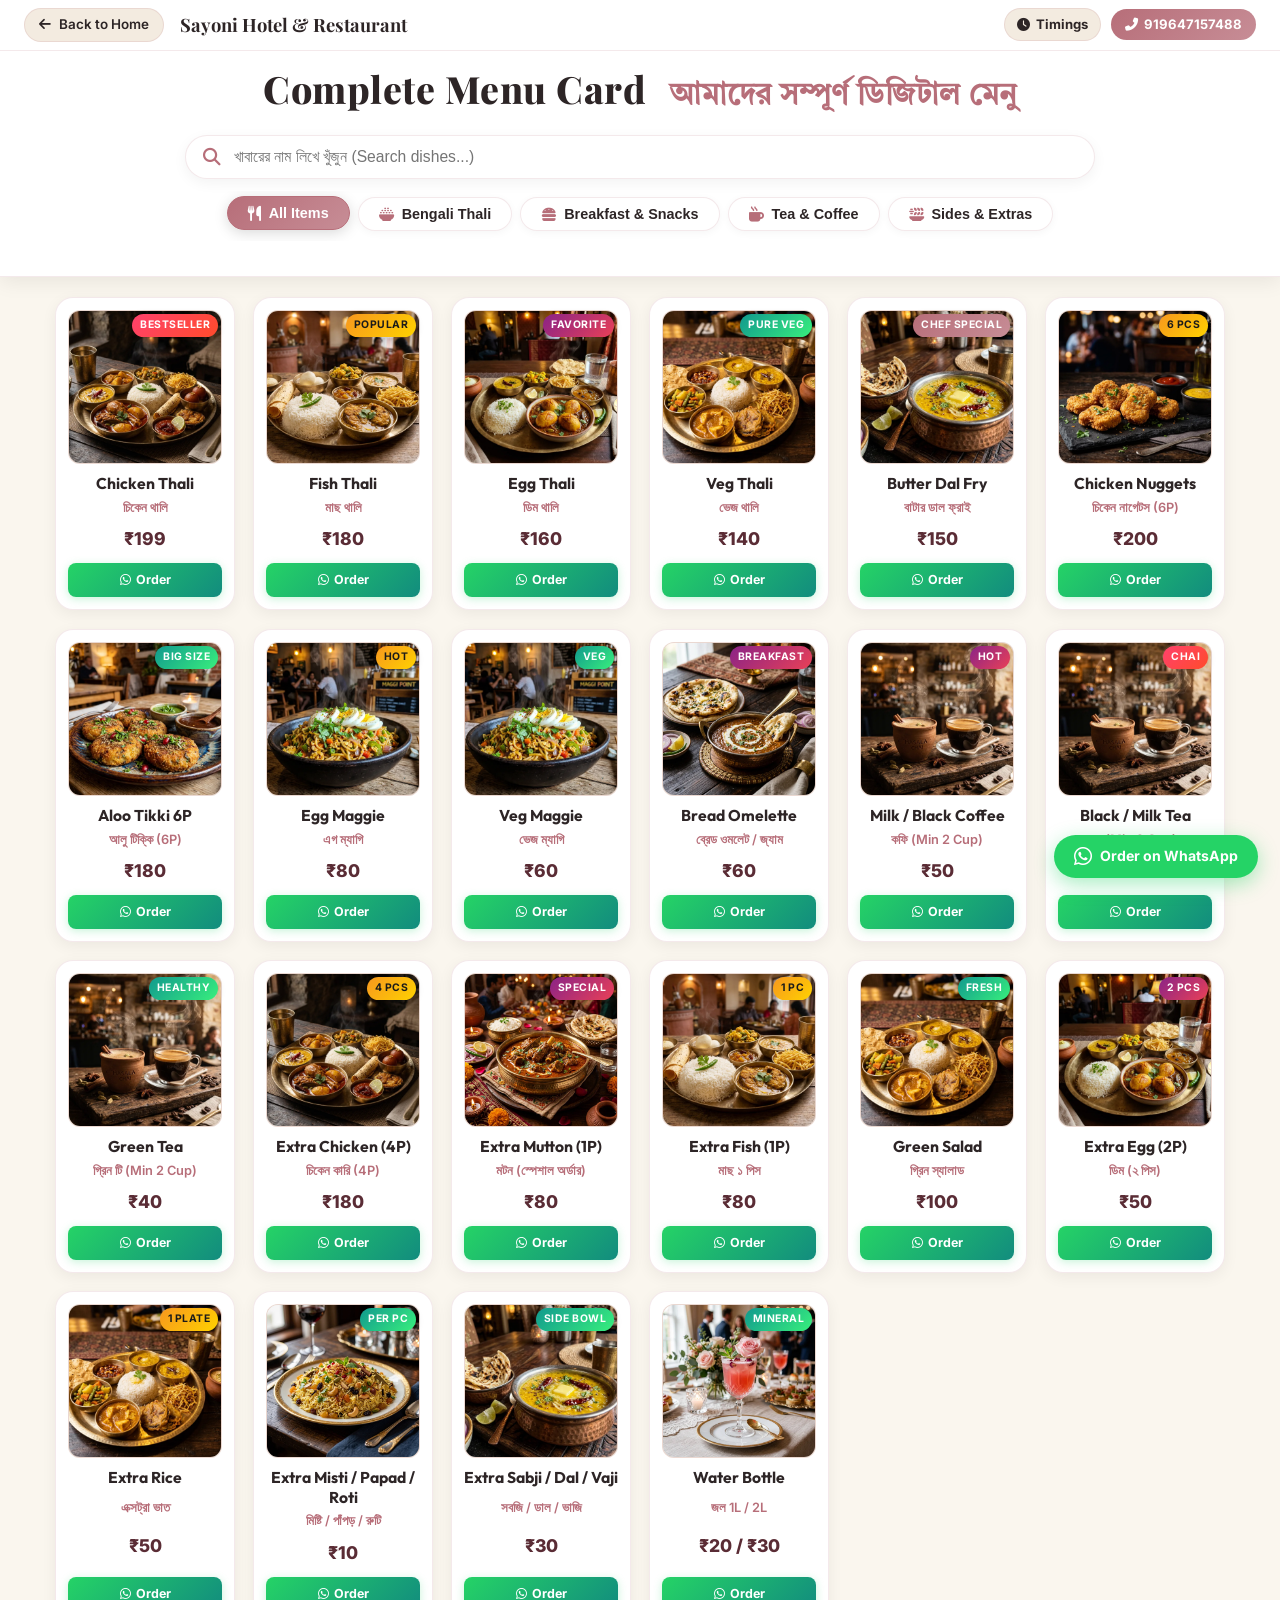
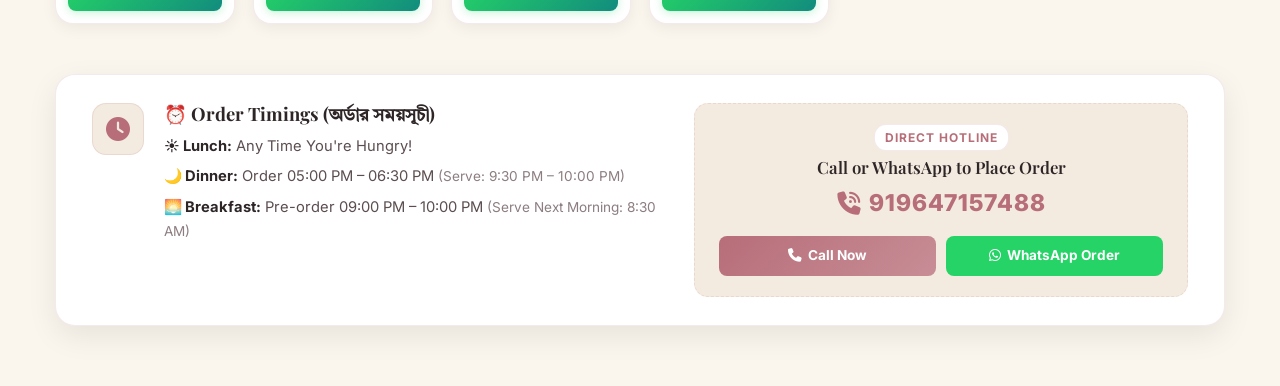
<file: menu.html>
﻿<!DOCTYPE html>
<html lang="bn">
<head>
    <meta charset="UTF-8">
    <meta name="viewport" content="width=device-width, initial-scale=1.0">
    <title>Full Menu Card | Sayoni Hotel & Restaurant| সম্পূর্ণ মেনু</title>
    
    <!-- Meta Descriptions & SEO -->
    <meta name="description" content="Explore the full digital menu of Sayoni Hotel & Restaurant. Bengali Thalis, Snacks, Tea, Coffee, Extras & Direct WhatsApp Ordering.">
    <meta name="theme-color" content="#c9a24b">
    
    <!-- Fonts -->
    <link rel="preconnect" href="https://fonts.googleapis.com">
    <link rel="preconnect" href="https://fonts.gstatic.com" crossorigin>
    <link href="https://fonts.googleapis.com/css2?family=Cinzel:wght@500;700;900&family=Inter:wght@300;400;500;600;700;800&family=Outfit:wght@400;500;600;700;800&family=Playfair+Display:ital,wght@0,600;0,700;0,900;1,600&family=Tiro+Bangla:ital@0;1&display=swap" rel="stylesheet">
    
    <!-- Font Awesome -->
    <link rel="stylesheet" href="https://cdnjs.cloudflare.com/ajax/libs/font-awesome/6.5.1/css/all.min.css">
    
    <!-- Main Style -->
    <link rel="stylesheet" href="styles.css">

    <style>
        /* Specific Styles for Compact Full Menu Page (LIGHT THEME) */
        .full-menu-page {
            background-color: var(--bg-deep);
            color: var(--text-primary);
            min-height: 100vh;
        }

        /* Sticky Top Header Container */
        .sticky-menu-top-container {
            position: sticky;
            top: 0;
            z-index: 1000;
            background: var(--bg-card);
            backdrop-filter: blur(20px);
            -webkit-backdrop-filter: blur(20px);
            border-bottom: 1.5px solid var(--glass-border);
            box-shadow: 0 4px 20px rgba(0, 0, 0, 0.08);
        }

        .full-menu-nav {
            padding: 8px 24px;
            display: flex;
            align-items: center;
            justify-content: space-between;
            border-bottom: 1px solid var(--glass-border);
        }

        .full-menu-nav-left {
            display: flex;
            align-items: center;
            gap: 16px;
        }

        .nav-back-btn {
            display: inline-flex;
            align-items: center;
            gap: 8px;
            background: var(--bg-dark);
            border: 1px solid var(--glass-border);
            color: var(--text-primary);
            padding: 5px 14px;
            border-radius: 25px;
            text-decoration: none;
            font-weight: 600;
            font-size: 0.84rem;
            transition: all 0.3s ease;
        }

        .nav-back-btn:hover {
            background: var(--accent-gold);
            color: #ffffff;
            border-color: var(--accent-gold);
            transform: translateX(-3px);
            box-shadow: 0 0 15px rgba(0, 0, 0, 0.15);
        }

        .full-menu-logo-title {
            font-family: 'Playfair Display', serif;
            font-size: 1.15rem;
            font-weight: 700;
            color: var(--text-primary);
        }

        .full-menu-logo-title span {
            color: var(--accent-gold);
        }

        .full-menu-nav-right {
            display: flex;
            align-items: center;
            gap: 10px;
        }

        .nav-timing-btn {
            display: inline-flex;
            align-items: center;
            gap: 6px;
            background: var(--bg-dark);
            border: 1px solid var(--glass-border);
            color: var(--text-primary);
            padding: 5px 12px;
            border-radius: 25px;
            text-decoration: none;
            font-weight: 700;
            font-size: 0.82rem;
            transition: all 0.3s ease;
        }

        .nav-timing-btn:hover {
            background: var(--accent-gold);
            color: #ffffff;
            border-color: var(--accent-gold);
            transform: translateY(-2px);
            box-shadow: 0 0 15px rgba(0, 0, 0, 0.15);
        }

        .nav-call-btn {
            display: inline-flex;
            align-items: center;
            gap: 6px;
            background: linear-gradient(135deg, var(--accent-gold), var(--accent-amber));
            color: #ffffff;
            padding: 5px 14px;
            border-radius: 25px;
            text-decoration: none;
            font-weight: 700;
            font-size: 0.82rem;
            transition: all 0.3s ease;
        }

        .nav-call-btn:hover {
            transform: translateY(-2px);
            box-shadow: 0 4px 15px rgba(0, 0, 0, 0.2);
        }

        /* Full Menu Hero Header */
        .full-menu-hero {
            text-align: center;
            padding: 14px 20px 10px;
            position: relative;
        }

        .full-menu-hero h1 {
            font-family: 'Playfair Display', serif;
            font-size: 2.35rem;
            font-weight: 800;
            color: var(--text-primary);
            margin-bottom: 0;
            line-height: 1.25;
            letter-spacing: 0.5px;
        }

        .full-menu-hero h1 .bengali-heading {
            color: var(--accent-gold);
            display: inline-block;
            font-size: 1.85rem;
            margin-left: 14px;
            font-family: 'Tiro Bangla', serif;
            font-weight: 700;
        }

        .full-menu-hero p {
            display: none;
        }

        /* Search & Filter Controls */
        .menu-control-bar {
            max-width: 950px;
            margin: 0 auto;
            padding: 10px 20px 15px;
        }

        .search-box-wrapper {
            position: relative;
            margin-bottom: 12px;
        }

        .search-box-wrapper input {
            width: 100%;
            background: var(--bg-card);
            border: 1.5px solid var(--glass-border);
            padding: 12px 20px 12px 48px;
            border-radius: 30px;
            color: var(--text-primary);
            font-size: 0.98rem;
            outline: none;
            transition: all 0.3s ease;
            box-shadow: 0 4px 14px rgba(0, 0, 0, 0.05);
        }

        .search-box-wrapper input:focus {
            border-color: var(--accent-gold);
            box-shadow: 0 0 18px rgba(0, 0, 0, 0.1);
            background: var(--bg-card);
        }

        .search-box-wrapper i {
            position: absolute;
            left: 18px;
            top: 50%;
            transform: translateY(-50%);
            color: var(--accent-gold);
            font-size: 1.1rem;
        }

        .menu-category-tabs {
            touch-action: pan-x pan-y;
            overscroll-behavior-x: contain;
            display: flex;
            justify-content: center;
            flex-wrap: wrap;
            gap: 10px;
            margin: 0;
        }

        .menu-tab-btn {
            background: var(--bg-card);
            border: 1.5px solid var(--glass-border);
            color: var(--text-secondary);
            padding: 8px 20px;
            border-radius: 25px;
            font-size: 0.9rem;
            font-weight: 600;
            cursor: pointer;
            backdrop-filter: blur(8px);
            transition: all 0.25s ease;
            display: inline-flex;
            align-items: center;
            gap: 8px;
            box-shadow: 0 2px 8px rgba(0, 0, 0, 0.04);
        }

        .menu-tab-btn i {
            color: var(--accent-gold);
            font-size: 0.95rem;
            transition: transform 0.3s ease;
        }

        .menu-tab-btn:hover {
            border-color: var(--accent-gold);
            color: var(--text-primary);
            background: var(--bg-card2, #f4f8f9);
            transform: translateY(-2px);
            box-shadow: 0 4px 15px rgba(0, 0, 0, 0.08);
        }

        .menu-tab-btn.active {
            background: linear-gradient(135deg, var(--accent-gold), var(--accent-amber));
            border-color: var(--accent-gold);
            color: #ffffff;
            box-shadow: 0 3px 14px rgba(0, 0, 0, 0.15);
            transform: translateY(-1px);
        }

        .menu-tab-btn.active i {
            color: #ffffff;
        }

        /* Compact Grid for Full Menu */
        .compact-menu-grid-container {
            max-width: 1200px;
            margin: 20px auto 50px;
            padding: 0 15px;
        }

        .compact-grid {
            display: grid;
            grid-template-columns: repeat(auto-fill, minmax(180px, 1fr));
            gap: 18px;
        }

        .compact-grid .food-menu-card {
            flex: initial;
            width: 100%;
            animation: floatMenuItem 4.5s ease-in-out infinite alternate;
        }

        .compact-grid .food-menu-card.hidden {
            display: none !important;
        }

        /* No Results Message */
        #no-results-msg {
            text-align: center;
            padding: 50px 20px;
            font-size: 1.1rem;
            color: var(--accent-gold);
            display: none;
            grid-column: 1 / -1;
        }

        /* Order Info Banner (Light Theme) */
        .order-info-banner {
            display: flex;
            align-items: stretch;
            justify-content: space-between;
            gap: 25px;
            padding: 28px 36px;
            border-radius: 20px;
            background: var(--bg-card);
            border: 1.5px solid var(--glass-border);
            box-shadow: 0 10px 30px rgba(0, 0, 0, 0.07);
        }

        .order-timing-card {
            display: flex;
            gap: 20px;
            flex: 1.3;
        }

        .timing-icon {
            width: 52px;
            height: 52px;
            border-radius: 14px;
            background: var(--bg-dark);
            border: 1px solid var(--glass-border);
            display: flex;
            align-items: center;
            justify-content: center;
            color: var(--accent-gold);
            font-size: 1.5rem;
            flex-shrink: 0;
        }

        .timing-details h4 {
            color: var(--text-primary);
            font-size: 1.15rem;
            margin-bottom: 10px;
            font-weight: 700;
        }

        .timing-details ul {
            list-style: none;
            padding: 0;
            margin: 0;
            display: flex;
            flex-direction: column;
            gap: 7px;
        }

        .timing-details li {
            font-size: 0.92rem;
            color: var(--text-secondary);
        }

        .timing-details li strong {
            color: var(--text-primary);
        }

        .timing-details .serve-time {
            color: var(--text-muted);
            font-size: 0.85rem;
        }

        .order-call-box {
            flex: 1;
            display: flex;
            flex-direction: column;
            align-items: center;
            justify-content: center;
            text-align: center;
            background: var(--bg-dark);
            padding: 20px 24px;
            border-radius: 14px;
            border: 1px dashed var(--glass-border);
        }

        .call-badge {
            background: var(--bg-card);
            color: var(--accent-gold);
            font-size: 0.75rem;
            font-weight: 700;
            text-transform: uppercase;
            letter-spacing: 1px;
            padding: 3px 10px;
            border-radius: 12px;
            margin-bottom: 6px;
            border: 1px solid var(--glass-border);
        }

        .order-call-box h3 {
            font-size: 1.05rem;
            color: var(--text-primary);
            margin-bottom: 8px;
            font-weight: 600;
        }

        .order-phone-link {
            font-size: 1.45rem;
            font-weight: 800;
            color: var(--accent-gold);
            text-decoration: none;
            letter-spacing: 1px;
            display: inline-flex;
            align-items: center;
            gap: 8px;
            margin-bottom: 14px;
            transition: transform 0.3s ease;
        }

        .order-phone-link:hover {
            transform: scale(1.05);
        }

        .quick-action-btns {
            display: flex;
            gap: 10px;
            width: 100%;
        }

        .direct-call-btn, .direct-wp-btn {
            flex: 1;
            padding: 9px 12px;
            border-radius: 8px;
            font-size: 0.85rem;
            font-weight: 700;
            text-decoration: none;
            display: inline-flex;
            align-items: center;
            justify-content: center;
            gap: 6px;
            transition: all 0.3s ease;
        }

        .direct-call-btn {
            background: linear-gradient(135deg, var(--accent-gold), var(--accent-amber));
            color: #ffffff;
        }

        .direct-call-btn:hover {
            transform: translateY(-2px);
            box-shadow: 0 4px 15px rgba(0, 0, 0, 0.2);
        }

        .direct-wp-btn {
            background: #25D366;
            color: #ffffff;
        }

        .direct-wp-btn:hover {
            background: #1ebc59;
            transform: translateY(-2px);
            box-shadow: 0 4px 15px rgba(37, 211, 102, 0.4);
        }

        /* Floating Order Quick Dial */
        .floating-order-btn {
            position: fixed;
            bottom: 22px;
            right: 22px;
            z-index: 999;
            display: flex;
            align-items: center;
            gap: 8px;
            background: #25D366;
            color: #ffffff;
            padding: 10px 20px;
            border-radius: 35px;
            text-decoration: none;
            font-weight: 700;
            font-size: 0.88rem;
            box-shadow: 0 6px 20px rgba(37, 211, 102, 0.4);
            transition: all 0.3s ease;
            animation: pulseOrderBtn 2.5s infinite;
        }

        .floating-order-btn:hover {
            background: #1ebc59;
            color: #ffffff;
            transform: scale(1.06);
            box-shadow: 0 8px 25px rgba(37, 211, 102, 0.6);
        }

        @keyframes pulseOrderBtn {
            0%, 100% { transform: scale(1); }
            50% { transform: scale(1.04); }
        }

        @media (max-width: 900px) {
            .order-info-banner {
                flex-direction: column;
                padding: 22px;
            }
            .order-timing-card {
                flex-direction: column;
                gap: 12px;
            }
        }

        @media (max-width: 600px) {
            .full-menu-nav {
                padding: 8px 12px;
            }
            .nav-back-btn span {
                display: none;
            }
            .full-menu-logo-title {
                font-size: 1.05rem;
            }
            .nav-timing-btn {
                padding: 4px 8px;
                font-size: 0.76rem;
            }
            .nav-timing-btn span {
                display: none;
            }
            .nav-call-btn {
                padding: 4px 10px;
                font-size: 0.76rem;
            }
            .full-menu-hero {
                padding: 10px 10px 4px;
            }
            .full-menu-hero h1 {
                font-size: 1.65rem;
            }
            .full-menu-hero h1 .bengali-heading {
                font-size: 1.35rem;
                display: block;
                margin-left: 0;
                margin-top: 4px;
            }
            .menu-control-bar {
                padding: 6px 12px 10px;
            }
            .search-box-wrapper {
                margin-bottom: 8px;
            }
            .search-box-wrapper input {
                padding: 9px 16px 9px 38px;
                font-size: 0.88rem;
                border-radius: 25px;
            }
            .search-box-wrapper i {
                left: 14px;
                font-size: 0.95rem;
            }
            .menu-category-tabs {
            touch-action: pan-x pan-y;
            overscroll-behavior-x: contain;
                gap: 6px;
                overflow-x: auto;
                flex-wrap: nowrap;
                justify-content: flex-start;
                padding-bottom: 4px;
                -webkit-overflow-scrolling: touch;
            }
            .menu-tab-btn {
                padding: 6px 14px;
                font-size: 0.8rem;
                border-radius: 20px;
                white-space: nowrap;
                flex-shrink: 0;
            }
            .compact-grid {
                grid-template-columns: repeat(2, 1fr);
                gap: 10px;
            }
            .compact-grid .food-menu-card {
                padding: 8px;
            }
            .food-title {
                font-size: 0.86rem;
            }
            .bengali-title {
                font-size: 0.72rem;
            }
            .food-price {
                font-size: 0.95rem;
            }
            .food-order-btn {
                padding: 5px 8px;
                font-size: 0.72rem;
            }
        }
    </style>
</head>
<body class="full-menu-page">

    <!-- Sticky Top Header (Navbar + Hero Title + Search Box + Filter Tabs) -->
    <div class="sticky-menu-top-container">
        <!-- Top Navigation Bar -->
        <nav class="full-menu-nav">
            <div class="full-menu-nav-left">
                <a href="index.html" class="nav-back-btn" title="Go back to Home Page">
                    <i class="fas fa-arrow-left"></i> <span>Back to Home</span>
                </a>
                <div class="full-menu-logo-title">Sayoni Hotel & Restaurant</div>
            </div>
            <div class="full-menu-nav-right">
                <a href="#order-timings" class="nav-timing-btn" id="nav-timing-toggle-btn" title="Order Timings (অর্ডার সময়সূচী)">
                    <i class="fas fa-clock" id="nav-timing-icon"></i> <span id="nav-timing-text">Timings</span>
                </a>
                <a href="tel:919647157488" class="nav-call-btn">
                    <i class="fas fa-phone-alt"></i> <span>919647157488</span>
                </a>
            </div>
        </nav>

        <!-- Hero Header -->
        <header class="full-menu-hero">
            <h1>Complete Menu Card <span class="bengali-heading">আমাদের সম্পূর্ণ ডিজিটাল মেনু</span></h1>
        </header>

        <!-- Search Bar & Category Filter Tabs -->
        <div class="menu-control-bar">
            <div class="search-box-wrapper">
                <i class="fas fa-search"></i>
                <input type="text" id="menu-search-input" placeholder="খাবারের নাম লিখে খুঁজুন (Search dishes...)" autocomplete="off">
            </div>

            <div class="menu-category-tabs">
                <button class="menu-tab-btn active" data-category="all">
                    <i class="fas fa-utensils"></i> All Items
                </button>
                <button class="menu-tab-btn" data-category="thali">
                    <i class="fas fa-bowl-rice"></i> Bengali Thali
                </button>
                <button class="menu-tab-btn" data-category="snacks">
                    <i class="fas fa-burger"></i> Breakfast & Snacks
                </button>
                <button class="menu-tab-btn" data-category="beverages">
                    <i class="fas fa-mug-hot"></i> Tea & Coffee
                </button>
                <button class="menu-tab-btn" data-category="extras">
                    <i class="fas fa-plate-wheat"></i> Sides & Extras
                </button>
            </div>
        </div>
    </div>

    <!-- Compact Full Menu Grid -->
    <main class="compact-menu-grid-container">
        <div class="compact-grid" id="full-menu-grid">

            <!-- 1. Chicken Thali -->
            <div class="food-menu-card" data-category="thali" data-keywords="chicken thali murgi murgir mangsho rice dal sabji thali">
                <div class="food-card-badge bestseller">Bestseller</div>
                <div class="food-card-img-box">
                    <img src="assets/menu_chicken_thali.webp" alt="Chicken Thali" loading="lazy">
                </div>
                <div class="food-card-body">
                    <h3 class="food-title">Chicken Thali</h3>
                    <span class="bengali-title">চিকেন থালি</span>
                    <span class="food-price">₹199</span>
                    <a href="https://wa.me/919647157488?text==Hi%20Sayoni%20Hotel%20%26%20Restaurant,%20I%20want%20to%20order%20Chicken%20Thali%20(₹199)" target="_blank" class="food-order-btn">
                        <i class="fab fa-whatsapp"></i> Order
                    </a>
                </div>
            </div>

            <!-- 2. Fish Thali -->
            <div class="food-menu-card" data-category="thali" data-keywords="fish thali macher thali mach jhol rui katla rice dal thali">
                <div class="food-card-badge popular">Popular</div>
                <div class="food-card-img-box">
                    <img src="assets/menu_fish_thali.webp" alt="Fish Thali" loading="lazy">
                </div>
                <div class="food-card-body">
                    <h3 class="food-title">Fish Thali</h3>
                    <span class="bengali-title">মাছ থালি</span>
                    <span class="food-price">₹180</span>
                    <a href="https://wa.me/919647157488?text==Hi%20Sayoni%20Hotel%20%26%20Restaurant,%20I%20want%20to%20order%20Fish%20Thali%20(₹180)" target="_blank" class="food-order-btn">
                        <i class="fab fa-whatsapp"></i> Order
                    </a>
                </div>
            </div>

            <!-- 3. Egg Thali -->
            <div class="food-menu-card" data-category="thali" data-keywords="egg thali dimer thali dim kosha rice dal thali">
                <div class="food-card-badge special">Favorite</div>
                <div class="food-card-img-box">
                    <img src="assets/menu_egg_thali.webp" alt="Egg Thali" loading="lazy">
                </div>
                <div class="food-card-body">
                    <h3 class="food-title">Egg Thali</h3>
                    <span class="bengali-title">ডিম থালি</span>
                    <span class="food-price">₹160</span>
                    <a href="https://wa.me/919647157488?text==Hi%20Sayoni%20Hotel%20%26%20Restaurant,%20I%20want%20to%20order%20Egg%20Thali%20(₹160)" target="_blank" class="food-order-btn">
                        <i class="fab fa-whatsapp"></i> Order
                    </a>
                </div>
            </div>

            <!-- 4. Veg Thali -->
            <div class="food-menu-card" data-category="thali" data-keywords="veg thali niramish thali paneer dal sabji rice mishti doi">
                <div class="food-card-badge pure-veg">Pure Veg</div>
                <div class="food-card-img-box">
                    <img src="assets/menu_veg_thali.webp" alt="Veg Thali" loading="lazy">
                </div>
                <div class="food-card-body">
                    <h3 class="food-title">Veg Thali</h3>
                    <span class="bengali-title">ভেজ থালি</span>
                    <span class="food-price">₹140</span>
                    <a href="https://wa.me/919647157488?text==Hi%20Sayoni%20Hotel%20%26%20Restaurant,%20I%20want%20to%20order%20Veg%20Thali%20(₹140)" target="_blank" class="food-order-btn">
                        <i class="fab fa-whatsapp"></i> Order
                    </a>
                </div>
            </div>

            <!-- 5. Butter Dal Fry -->
            <div class="food-menu-card" data-category="extras" data-keywords="butter dal fry yellow dal tadka veg">
                <div class="food-card-badge chef">Chef Special</div>
                <div class="food-card-img-box">
                    <img src="assets/menu_butter_dal_fry.webp" alt="Butter Dal Fry" loading="lazy">
                </div>
                <div class="food-card-body">
                    <h3 class="food-title">Butter Dal Fry</h3>
                    <span class="bengali-title">বাটার ডাল ফ্রাই</span>
                    <span class="food-price">₹150</span>
                    <a href="https://wa.me/919647157488?text==Hi%20Sayoni%20Hotel%20%26%20Restaurant,%20I%20want%20to%20order%20Butter%20Dal%20Fry%20(₹150)" target="_blank" class="food-order-btn">
                        <i class="fab fa-whatsapp"></i> Order
                    </a>
                </div>
            </div>

            <!-- 6. Chicken Nuggets (6P) -->
            <div class="food-menu-card" data-category="snacks" data-keywords="chicken nuggets 6p fried snacks non-veg">
                <div class="food-card-badge popular">6 Pcs</div>
                <div class="food-card-img-box">
                    <img src="assets/menu_chicken_nuggets.webp" alt="Chicken Nuggets" loading="lazy">
                </div>
                <div class="food-card-body">
                    <h3 class="food-title">Chicken Nuggets</h3>
                    <span class="bengali-title">চিকেন নাগেটস (6P)</span>
                    <span class="food-price">₹200</span>
                    <a href="https://wa.me/919647157488?text==Hi%20Sayoni%20Hotel%20%26%20Restaurant,%20I%20want%20to%20order%20Chicken%20Nuggets%20(₹200)" target="_blank" class="food-order-btn">
                        <i class="fab fa-whatsapp"></i> Order
                    </a>
                </div>
            </div>

            <!-- 7. Aloo Tikki Big Size (6P) -->
            <div class="food-menu-card" data-category="snacks" data-keywords="aloo tikki potato cutlet snacks big size veg">
                <div class="food-card-badge pure-veg">Big Size</div>
                <div class="food-card-img-box">
                    <img src="assets/menu_aloo_tikki.webp" alt="Aloo Tikki Big Size" loading="lazy">
                </div>
                <div class="food-card-body">
                    <h3 class="food-title">Aloo Tikki 6P</h3>
                    <span class="bengali-title">আলু টিক্কি (6P)</span>
                    <span class="food-price">₹180</span>
                    <a href="https://wa.me/919647157488?text==Hi%20Sayoni%20Hotel%20%26%20Restaurant,%20I%20want%20to%20order%20Aloo%20Tikki%20(₹180)" target="_blank" class="food-order-btn">
                        <i class="fab fa-whatsapp"></i> Order
                    </a>
                </div>
            </div>

            <!-- 8. Egg Maggie -->
            <div class="food-menu-card" data-category="snacks" data-keywords="egg maggie noodles masala snacks">
                <div class="food-card-badge popular">Hot</div>
                <div class="food-card-img-box">
                    <img src="assets/menu_egg_maggie.webp" alt="Egg Maggie" loading="lazy">
                </div>
                <div class="food-card-body">
                    <h3 class="food-title">Egg Maggie</h3>
                    <span class="bengali-title">এগ ম্যাগি</span>
                    <span class="food-price">₹80</span>
                    <a href="https://wa.me/919647157488?text==Hi%20Sayoni%20Hotel%20%26%20Restaurant,%20I%20want%20to%20order%20Egg%20Maggie%20(₹80)" target="_blank" class="food-order-btn">
                        <i class="fab fa-whatsapp"></i> Order
                    </a>
                </div>
            </div>

            <!-- 9. Veg Maggie -->
            <div class="food-menu-card" data-category="snacks" data-keywords="veg maggie masala noodles snacks vegetarian">
                <div class="food-card-badge pure-veg">Veg</div>
                <div class="food-card-img-box">
                    <img src="assets/menu_egg_maggie.webp" alt="Veg Maggie" loading="lazy">
                </div>
                <div class="food-card-body">
                    <h3 class="food-title">Veg Maggie</h3>
                    <span class="bengali-title">ভেজ ম্যাগি</span>
                    <span class="food-price">₹60</span>
                    <a href="https://wa.me/919647157488?text==Hi%20Sayoni%20Hotel%20%26%20Restaurant,%20I%20want%20to%20order%20Veg%20Maggie%20(₹60)" target="_blank" class="food-order-btn">
                        <i class="fab fa-whatsapp"></i> Order
                    </a>
                </div>
            </div>

            <!-- 10. Bread Omelette / Jam / Butter -->
            <div class="food-menu-card" data-category="snacks" data-keywords="bread omelette jam butter breakfast toast egg">
                <div class="food-card-badge special">Breakfast</div>
                <div class="food-card-img-box">
                    <img src="assets/menu6.webp" alt="Bread Omelette Jam Butter" loading="lazy">
                </div>
                <div class="food-card-body">
                    <h3 class="food-title">Bread Omelette</h3>
                    <span class="bengali-title">ব্রেড ওমলেট / জ্যাম</span>
                    <span class="food-price">₹60</span>
                    <a href="https://wa.me/919647157488?text==Hi%20Sayoni%20Hotel%20%26%20Restaurant,%20I%20want%20to%20order%20Bread%20Omelette%20(₹60)" target="_blank" class="food-order-btn">
                        <i class="fab fa-whatsapp"></i> Order
                    </a>
                </div>
            </div>

            <!-- 11. Milk / Black Coffee -->
            <div class="food-menu-card" data-category="beverages" data-keywords="coffee milk coffee black coffee hot drink beverages espresso">
                <div class="food-card-badge special">Hot</div>
                <div class="food-card-img-box">
                    <img src="assets/menu_tea_coffee.webp" alt="Milk and Black Coffee" loading="lazy">
                </div>
                <div class="food-card-body">
                    <h3 class="food-title">Milk / Black Coffee</h3>
                    <span class="bengali-title">কফি (Min 2 Cup)</span>
                    <span class="food-price">₹50</span>
                    <a href="https://wa.me/919647157488?text==Hi%20Sayoni%20Hotel%20%26%20Restaurant,%20I%20want%20to%20order%20Coffee" target="_blank" class="food-order-btn">
                        <i class="fab fa-whatsapp"></i> Order
                    </a>
                </div>
            </div>

            <!-- 12. Black / Milk Tea -->
            <div class="food-menu-card" data-category="beverages" data-keywords="tea chai milk tea black tea masala chai beverage">
                <div class="food-card-badge bestseller">Chai</div>
                <div class="food-card-img-box">
                    <img src="assets/menu_tea_coffee.webp" alt="Black and Milk Tea" loading="lazy">
                </div>
                <div class="food-card-body">
                    <h3 class="food-title">Black / Milk Tea</h3>
                    <span class="bengali-title">চা (Min 2 Cup)</span>
                    <span class="food-price">₹25</span>
                    <a href="https://wa.me/919647157488?text==Hi%20Sayoni%20Hotel%20%26%20Restaurant,%20I%20want%20to%20order%20Tea" target="_blank" class="food-order-btn">
                        <i class="fab fa-whatsapp"></i> Order
                    </a>
                </div>
            </div>

            <!-- 13. Green Tea -->
            <div class="food-menu-card" data-category="beverages" data-keywords="green tea healthy detox hot beverage">
                <div class="food-card-badge pure-veg">Healthy</div>
                <div class="food-card-img-box">
                    <img src="assets/menu_tea_coffee.webp" alt="Green Tea" loading="lazy">
                </div>
                <div class="food-card-body">
                    <h3 class="food-title">Green Tea</h3>
                    <span class="bengali-title">গ্রিন টি (Min 2 Cup)</span>
                    <span class="food-price">₹40</span>
                    <a href="https://wa.me/919647157488?text==Hi%20Sayoni%20Hotel%20%26%20Restaurant,%20I%20want%20to%20order%20Green%20Tea" target="_blank" class="food-order-btn">
                        <i class="fab fa-whatsapp"></i> Order
                    </a>
                </div>
            </div>

            <!-- 14. Extra Chicken (4P) -->
            <div class="food-menu-card" data-category="extras" data-keywords="extra chicken 4p murgir mangsho chicken curry side non-veg">
                <div class="food-card-badge popular">4 Pcs</div>
                <div class="food-card-img-box">
                    <img src="assets/menu_chicken_thali.webp" alt="Extra Chicken 4P" loading="lazy">
                </div>
                <div class="food-card-body">
                    <h3 class="food-title">Extra Chicken (4P)</h3>
                    <span class="bengali-title">চিকেন কারি (4P)</span>
                    <span class="food-price">₹180</span>
                    <a href="https://wa.me/919647157488?text==Hi%20Sayoni%20Hotel%20%26%20Restaurant,%20I%20want%20to%20order%20Extra%20Chicken%204P%20(₹180)" target="_blank" class="food-order-btn">
                        <i class="fab fa-whatsapp"></i> Order
                    </a>
                </div>
            </div>

            <!-- 15. Extra Mutton (1P - Special Order) -->
            <div class="food-menu-card" data-category="extras" data-keywords="extra mutton 1p khasi mangsho mutton kosha special non-veg">
                <div class="food-card-badge special">Special</div>
                <div class="food-card-img-box">
                    <img src="assets/menu3.webp" alt="Extra Mutton 1P" loading="lazy">
                </div>
                <div class="food-card-body">
                    <h3 class="food-title">Extra Mutton (1P)</h3>
                    <span class="bengali-title">মটন (স্পেশাল অর্ডার)</span>
                    <span class="food-price">₹80</span>
                    <a href="https://wa.me/919647157488?text==Hi%20Sayoni%20Hotel%20%26%20Restaurant,%20I%20want%20to%20order%20Extra%20Mutton%20(₹80)" target="_blank" class="food-order-btn">
                        <i class="fab fa-whatsapp"></i> Order
                    </a>
                </div>
            </div>

            <!-- 16. Extra Fish (1P) -->
            <div class="food-menu-card" data-category="extras" data-keywords="extra fish 1p macher jhol rui katla side non-veg">
                <div class="food-card-badge popular">1 Pc</div>
                <div class="food-card-img-box">
                    <img src="assets/menu_fish_thali.webp" alt="Extra Fish 1P" loading="lazy">
                </div>
                <div class="food-card-body">
                    <h3 class="food-title">Extra Fish (1P)</h3>
                    <span class="bengali-title">মাছ ১ পিস</span>
                    <span class="food-price">₹80</span>
                    <a href="https://wa.me/919647157488?text==Hi%20Sayoni%20Hotel%20%26%20Restaurant,%20I%20want%20to%20order%20Extra%20Fish%20(₹80)" target="_blank" class="food-order-btn">
                        <i class="fab fa-whatsapp"></i> Order
                    </a>
                </div>
            </div>

            <!-- 17. Green Salad -->
            <div class="food-menu-card" data-category="extras" data-keywords="green salad cucumber tomato onion lemon salad veg">
                <div class="food-card-badge pure-veg">Fresh</div>
                <div class="food-card-img-box">
                    <img src="assets/menu_veg_thali.webp" alt="Green Salad" loading="lazy">
                </div>
                <div class="food-card-body">
                    <h3 class="food-title">Green Salad</h3>
                    <span class="bengali-title">গ্রিন স্যালাড</span>
                    <span class="food-price">₹100</span>
                    <a href="https://wa.me/919647157488?text==Hi%20Sayoni%20Hotel%20%26%20Restaurant,%20I%20want%20to%20order%20Green%20Salad%20(₹100)" target="_blank" class="food-order-btn">
                        <i class="fab fa-whatsapp"></i> Order
                    </a>
                </div>
            </div>

            <!-- 18. Extra Egg (2P) -->
            <div class="food-menu-card" data-category="extras" data-keywords="extra egg 2p dim egg curry side non-veg">
                <div class="food-card-badge special">2 Pcs</div>
                <div class="food-card-img-box">
                    <img src="assets/menu_egg_thali.webp" alt="Extra Egg 2P" loading="lazy">
                </div>
                <div class="food-card-body">
                    <h3 class="food-title">Extra Egg (2P)</h3>
                    <span class="bengali-title">ডিম (২ পিস)</span>
                    <span class="food-price">₹50</span>
                    <a href="https://wa.me/919647157488?text==Hi%20Sayoni%20Hotel%20%26%20Restaurant,%20I%20want%20to%20order%20Extra%20Egg%202P%20(₹50)" target="_blank" class="food-order-btn">
                        <i class="fab fa-whatsapp"></i> Order
                    </a>
                </div>
            </div>

            <!-- 19. Extra Rice -->
            <div class="food-menu-card" data-category="extras" data-keywords="extra rice bhat rice portion veg side">
                <div class="food-card-badge popular">1 Plate</div>
                <div class="food-card-img-box">
                    <img src="assets/menu_veg_thali.webp" alt="Extra Rice" loading="lazy">
                </div>
                <div class="food-card-body">
                    <h3 class="food-title">Extra Rice</h3>
                    <span class="bengali-title">এক্সট্রা ভাত</span>
                    <span class="food-price">₹50</span>
                    <a href="https://wa.me/919647157488?text==Hi%20Sayoni%20Hotel%20%26%20Restaurant,%20I%20want%20to%20order%20Extra%20Rice%20(₹50)" target="_blank" class="food-order-btn">
                        <i class="fab fa-whatsapp"></i> Order
                    </a>
                </div>
            </div>

            <!-- 20. Extra Misti / Papad / Roti -->
            <div class="food-menu-card" data-category="extras" data-keywords="extra misti papad roti sweet flatbread side">
                <div class="food-card-badge pure-veg">Per Pc</div>
                <div class="food-card-img-box">
                    <img src="assets/menu2.webp" alt="Extra Misti Papad Roti" loading="lazy">
                </div>
                <div class="food-card-body">
                    <h3 class="food-title">Extra Misti / Papad / Roti</h3>
                    <span class="bengali-title">মিষ্টি / পাঁপড় / রুটি</span>
                    <span class="food-price">₹10</span>
                    <a href="https://wa.me/919647157488?text==Hi%20Sayoni%20Hotel%20%26%20Restaurant,%20I%20want%20to%20order%20Extra%20Misti%20Papad%20Roti%20(₹10)" target="_blank" class="food-order-btn">
                        <i class="fab fa-whatsapp"></i> Order
                    </a>
                </div>
            </div>

            <!-- 21. Extra Sabji / Dal / Vaji -->
            <div class="food-menu-card" data-category="extras" data-keywords="extra sabji dal vaji butter dal fry veg side">
                <div class="food-card-badge pure-veg">Side Bowl</div>
                <div class="food-card-img-box">
                    <img src="assets/menu_butter_dal_fry.webp" alt="Extra Sabji Dal Vaji" loading="lazy">
                </div>
                <div class="food-card-body">
                    <h3 class="food-title">Extra Sabji / Dal / Vaji</h3>
                    <span class="bengali-title">সবজি / ডাল / ভাজি</span>
                    <span class="food-price">₹30</span>
                    <a href="https://wa.me/919647157488?text==Hi%20Sayoni%20Hotel%20%26%20Restaurant,%20I%20want%20to%20order%20Extra%20Sabji%20Dal%20Vaji%20(₹30)" target="_blank" class="food-order-btn">
                        <i class="fab fa-whatsapp"></i> Order
                    </a>
                </div>
            </div>

            <!-- 20. Packaged Water Bottle (1L / 2L) -->
            <div class="food-menu-card" data-category="beverages" data-keywords="water bottle 1l 2l mineral water drink">
                <div class="food-card-badge pure-veg">Mineral</div>
                <div class="food-card-img-box">
                    <img src="assets/menu5.webp" alt="Packaged Water Bottle" loading="lazy">
                </div>
                <div class="food-card-body">
                    <h3 class="food-title">Water Bottle</h3>
                    <span class="bengali-title">জল 1L / 2L</span>
                    <span class="food-price">₹20 / ₹30</span>
                    <a href="https://wa.me/919647157488?text==Hi%20Sayoni%20Hotel%20%26%20Restaurant,%20I%20want%20to%20order%20Water%20Bottle" target="_blank" class="food-order-btn">
                        <i class="fab fa-whatsapp"></i> Order
                    </a>
                </div>
            </div>

        </div>

        <!-- No Results Fallback -->
        <div id="no-results-msg">
            <i class="fas fa-search" style="font-size: 2.5rem; margin-bottom: 12px; display: block;"></i>
            <p>আপনার খোঁজা অনুযায়ী কোনো খাবার পাওয়া যায়নি। অন্য কিছু লিখে খুঁজুন।</p>
        </div>
    </main>

    <!-- Order Timings Banner -->
    <div id="order-timings" style="max-width: 1200px; margin: 0 auto 60px; padding: 0 15px; scroll-margin-top: 170px;">
        <div class="order-info-banner glassmorphism">
            <div class="order-timing-card">
                <div class="timing-icon"><i class="fas fa-clock"></i></div>
                <div class="timing-details">
                    <h4>⏰ Order Timings (অর্ডার সময়সূচী)</h4>
                    <ul>
                        <li><strong>☀️ Lunch:</strong> Any Time You're Hungry!</li>
                        <li><strong>🌙 Dinner:</strong> Order 05:00 PM – 06:30 PM <span class="serve-time">(Serve: 9:30 PM – 10:00 PM)</span></li>
                        <li><strong>🌅 Breakfast:</strong> Pre-order 09:00 PM – 10:00 PM <span class="serve-time">(Serve Next Morning: 8:30 AM)</span></li>
                    </ul>
                </div>
            </div>
            
            <div class="order-call-box">
                <div class="call-badge">Direct Hotline</div>
                <h3>Call or WhatsApp to Place Order</h3>
                <a href="tel:919647157488" class="order-phone-link">
                    <i class="fas fa-phone-volume"></i> 919647157488
                </a>
                <div class="quick-action-btns">
                    <a href="tel:919647157488" class="direct-call-btn">
                        <i class="fas fa-phone"></i> Call Now
                    </a>
                    <a href="https://wa.me/919647157488?text==Hello%20Sayoni%20Hotel%20%26%20Restaurant,%20I%20want%20to%20place%20an%20order!" target="_blank" class="direct-wp-btn">
                        <i class="fab fa-whatsapp"></i> WhatsApp Order
                    </a>
                </div>
            </div>
        </div>
    </div>

    <!-- Floating Direct WhatsApp Button -->
    <a href="https://wa.me/919647157488?text==Hello%20Sayoni%20Hotel%20%26%20Restaurant,%20I%20want%20to%20order%20food!" target="_blank" class="floating-order-btn" title="Direct WhatsApp Order">
        <i class="fab fa-whatsapp" style="font-size: 1.3rem;"></i> <span>Order on WhatsApp</span>
    </a>

    <!-- JavaScript for Live Search & Category Filtering -->
    <script>
        document.addEventListener('DOMContentLoaded', () => {
            const searchInput = document.getElementById('menu-search-input');
            const categoryTabs = document.querySelectorAll('.menu-tab-btn');
            const foodCards = document.querySelectorAll('.food-menu-card');
            const noResultsMsg = document.getElementById('no-results-msg');

            let activeCategory = 'all';

            function filterMenu() {
                const query = searchInput.value.toLowerCase().trim();
                let visibleCount = 0;

                foodCards.forEach(card => {
                    const cardCategory = card.getAttribute('data-category');
                    const keywords = (card.getAttribute('data-keywords') || '') + ' ' + card.innerText.toLowerCase();

                    const matchesCategory = (activeCategory === 'all' || cardCategory === activeCategory);
                    const matchesSearch = query === '' || keywords.includes(query);

                    if (matchesCategory && matchesSearch) {
                        card.classList.remove('hidden');
                        visibleCount++;
                    } else {
                        card.classList.add('hidden');
                    }
                });

                if (visibleCount === 0) {
                    noResultsMsg.style.display = 'block';
                } else {
                    noResultsMsg.style.display = 'none';
                }
            }

            // Category Tab Clicks
            categoryTabs.forEach(tab => {
                tab.addEventListener('click', () => {
                    categoryTabs.forEach(t => t.classList.remove('active'));
                    tab.classList.add('active');
                    activeCategory = tab.getAttribute('data-category');
                    const tabsContainer = tab.closest('.menu-category-tabs');
                    if (tabsContainer) {
                        const targetScroll = tab.offsetLeft - (tabsContainer.clientWidth / 2) + (tab.offsetWidth / 2);
                        tabsContainer.scrollTo({ left: targetScroll, behavior: 'smooth' });
                    }
                    filterMenu();
                });
            });

            // Search Input Live Filter
            searchInput.addEventListener('input', () => {
                filterMenu();
            });

            // ============================================================
            // TWO-WAY TOGGLE SCROLL (Click to go to Timings, Click again to go to Top)
            // ============================================================
            const timingToggleBtn = document.getElementById('nav-timing-toggle-btn');
            const timingIcon = document.getElementById('nav-timing-icon');
            const timingText = document.getElementById('nav-timing-text');
            const orderTimingsSection = document.getElementById('order-timings');

            function isNearTimingsSection() {
                if (!orderTimingsSection) return false;
                const rect = orderTimingsSection.getBoundingClientRect();
                return rect.top <= window.innerHeight * 0.75;
            }

            if (timingToggleBtn && orderTimingsSection) {
                timingToggleBtn.addEventListener('click', (e) => {
                    e.preventDefault();
                    if (isNearTimingsSection()) {
                        // If already at Timings section -> Smoothly scroll back to TOP
                        window.scrollTo({ top: 0, behavior: 'smooth' });
                    } else {
                        // Smoothly scroll DOWN to Order Timings section
                        orderTimingsSection.scrollIntoView({ behavior: 'smooth', block: 'start' });
                    }
                });

                // Dynamically update button icon/text when user scrolls near timings
                window.addEventListener('scroll', () => {
                    if (isNearTimingsSection()) {
                        timingToggleBtn.classList.add('at-bottom');
                        if (timingIcon) timingIcon.className = 'fas fa-arrow-up';
                        if (timingText) timingText.innerText = 'Top';
                        timingToggleBtn.title = 'Scroll back to Top (উপরে ফিরে যান)';
                    } else {
                        timingToggleBtn.classList.remove('at-bottom');
                        if (timingIcon) timingIcon.className = 'fas fa-clock';
                        if (timingText) timingText.innerText = 'Timings';
                        timingToggleBtn.title = 'Order Timings (অর্ডার সময়সূচী)';
                    }
                }, { passive: true });
            }
        });
    </script>
</body>
</html>
</file>
<file: styles.css>
﻿/* ============================================================
   Sayoni Hotel & Restaurant — Premium Modern Theme
   ============================================================ */

@import url('https://fonts.googleapis.com/css2?family=Playfair+Display:wght@400;600;700;800&family=Outfit:wght@300;400;600;800&family=Inter:wght@300;400;500;600&display=swap');

/* ---- CSS Variables ---- */
:root {
    --bg-deep:              #FAF6EE; /* Warm Ivory Cream */
    --bg-dark:              #F3EBE0; /* Soft Creamy Linen */
    --bg-card:              #FFFFFF; /* Pure White for cards */
    --bg-card2:             #FDFBF7; /* Very soft rose-cream card hover background */
    --bg-cream:             #EADFC9; 
    --accent-gold:          #B76E79; /* Elegant Rose Gold */
    --accent-amber:         #C78D96; /* Medium Rose Gold */
    --accent-light:         #E8C5C8; /* Light Rose Gold/Creamy Rose */
    --accent-red:           #5A2C35; /* Deep Crimson/Muted Plum for contrast/highlights */
    --accent-warm:          #7D3C46; /* Warm Plum */
    --text-primary:         #2D2526; /* Primary text (dark) */
    --text-secondary:       #5C4E50; /* Secondary text/muted (darkish) */
    --text-muted:           #8C7D80; /* Muted text (darkish) */
    --text-light-section:   #2D2526; /* Text on light sections */
    --glass-bg:             rgba(183, 110, 121, 0.03); /* Rose gold tinted transparent bg */
    --glass-border:         rgba(183, 110, 121, 0.15);
    --glass-shadow:         0 8px 30px rgba(92, 78, 80, 0.08); /* very soft, clean shadow */
    --glow-gold:            0 0 25px rgba(183, 110, 121, 0.15);
    --radius-sm:            8px;
    --radius-md:            16px;
    --radius-lg:            24px;
    --transition:           all 0.4s cubic-bezier(0.4, 0, 0.2, 1);
}

/* ---- Reset ---- */
*, *::before, *::after {
    margin: 0;
    padding: 0;
    box-sizing: border-box;
}

html {
    scroll-behavior: smooth;
}

body {
    font-family: 'Inter', sans-serif;
    background-color: var(--bg-deep);
    color: var(--text-primary);
    overflow-x: hidden;
    line-height: 1.6;
}

body.no-scroll {
    overflow-y: hidden !important;
}

h1, h2, h3, h4 {
    font-family: 'Playfair Display', 'Tiro Bangla', serif;
    line-height: 1.2;
}

/* ---- Custom Scrollbar ---- */
::-webkit-scrollbar          { width: 6px; }
::-webkit-scrollbar-track    { background: var(--bg-deep); }
::-webkit-scrollbar-thumb    { background: var(--accent-gold); border-radius: 3px; }
::-webkit-scrollbar-thumb:hover { background: var(--accent-amber); }

/* ============================================================
   NAVBAR
   ============================================================ */
.navbar {
    position: sticky;
    top: 0;
    margin: 0;
    width: 100%;
    padding: 0 5%;
    height: 72px;
    border-radius: 0;
    display: flex;
    justify-content: space-between;
    align-items: center;
    background: rgba(255, 255, 255, 0.92);
    backdrop-filter: blur(20px);
    -webkit-backdrop-filter: blur(20px);
    z-index: 1000;
    border-bottom: 1px solid rgba(183, 110, 121, 0.2);
    box-shadow: 0 4px 30px rgba(92, 78, 80, 0.05);
    transition: var(--transition);
}

.navbar-scrolled {
    height: 62px;
    background: rgba(255, 255, 255, 0.97);
    border-bottom-color: rgba(183, 110, 121, 0.35);
    box-shadow: 0 8px 40px rgba(92, 78, 80, 0.07), var(--glow-gold);
}

.logo-container {
    display: flex;
    align-items: center;
    gap: 2px; /* Set gap to almost zero to align right next to logo image */
}

.logo-brand-img {
    height: 52px;
    width: auto;
    object-fit: contain;
    transition: var(--transition);
}

.logo-brand-img:hover {
    transform: scale(1.04);
}

.logo-text-wrapper {
    display: flex;
    align-items: center;
    position: relative;
    padding-left: 0px; /* Removed padding entirely to start text immediately */
    /* no overflow: hidden so football can roll across the whole screen */
}

.animated-football-header {
    position: absolute;
    left: -52px;
    width: 48px;
    height: 48px;
    top: 50%;
    margin-top: -24px;
    display: inline-block;
    z-index: 10;
    animation: footballRollAcross 14s linear infinite;
    will-change: left, transform, opacity;
    pointer-events: none;
}

.animated-football-header svg,
.animated-football-header img {
    width: 100%;
    height: 100%;
}

.logo-text {
    font-size: 1.5rem;
    font-weight: 800;
    letter-spacing: 1px;
    background: linear-gradient(90deg, var(--accent-gold), var(--accent-red));
    -webkit-background-clip: text;
    -webkit-text-fill-color: transparent;
    font-family: 'Outfit', sans-serif;
    display: inline-block;
    white-space: nowrap;
    overflow: hidden;
    clip-path: inset(0 100% 0 0);
    opacity: 0;
    animation: revealTextWipe 14s linear infinite;
    will-change: clip-path, opacity;
}

.nav-links {
    display: flex;
    flex-direction: column;
    position: absolute;
    top: 100%;
    right: 5%; /* Align with padding of navbar actions */
    width: 210px;
    height: auto;
    background: rgba(255, 255, 255, 0.97);
    backdrop-filter: blur(20px);
    -webkit-backdrop-filter: blur(20px);
    border: 1px solid rgba(183, 110, 121, 0.2);
    border-radius: 0 0 var(--radius-md) var(--radius-md);
    padding: 1.5rem 0;
    gap: 0.25rem;
    box-shadow: 0 15px 40px rgba(92, 78, 80, 0.06);
    opacity: 0;
    transform: translateY(-8px);
    pointer-events: none;
    transition: all 0.3s cubic-bezier(0.165, 0.84, 0.44, 1);
    align-items: center;
    list-style: none;
    z-index: 1000;
}

.nav-links.nav-active {
    opacity: 1;
    transform: translateY(0);
    pointer-events: auto;
}

.nav-links a {
    text-decoration: none;
    color: var(--text-secondary);
    font-weight: 500;
    font-size: 0.95rem;
    letter-spacing: 0.5px;
    text-transform: uppercase;
    padding: 0.65rem 1.4rem;
    border-radius: var(--radius-sm);
    transition: var(--transition);
    position: relative;
    display: block;
    width: 100%;
    text-align: center;
}

.nav-links a::after {
    content: '';
    position: absolute;
    bottom: 2px;
    left: 50%;
    transform: translateX(-50%);
    width: 0;
    height: 1.5px;
    background: var(--accent-gold);
    border-radius: 2px;
    transition: width 0.3s ease;
}

.nav-links a:hover {
    color: var(--accent-light);
}

.nav-links a:hover::after {
    width: 60%;
}

.navbar-actions {
    display: flex;
    align-items: center;
    gap: 0.35rem;
}
.dripza-btn-nav {
    background: transparent !important;
    border: none !important;
    width: 38px;
    height: 38px;
    cursor: pointer;
    display: flex;
    align-items: center;
    justify-content: center;
    padding: 0;
    overflow: visible;
    position: relative;
    box-shadow: none !important;
    transition: transform 0.3s ease;
}

.dripza-btn-nav:hover {
    background: transparent !important;
    box-shadow: none !important;
    transform: translateY(-2px);
}

.dripza-nav-icon {
    width: 100%;
    height: 100%;
    object-fit: contain;
    animation: dripzaBreathing 3.5s infinite ease-in-out;
    transition: filter 0.4s ease, transform 0.8s cubic-bezier(0.34, 1.56, 0.64, 1);
}

.dripza-btn-nav:hover .dripza-nav-icon {
    transform: scale(1.15) rotate(360deg);
    filter: drop-shadow(0 0 10px rgba(183, 110, 121, 0.9));
}

@keyframes dripzaBreathing {
    0%, 100% {
        transform: scale(1);
        filter: drop-shadow(0 0 2px rgba(183, 110, 121, 0.25));
    }
    50% {
        transform: scale(1.06);
        filter: drop-shadow(0 0 7px rgba(183, 110, 121, 0.65));
    }
}

.hamburger {
    display: block; /* Show hamburger globally on PC and Mobile */
    cursor: pointer;
    font-size: 1.4rem;
    color: var(--text-primary);
    padding: 0.4rem;
    border-radius: var(--radius-sm);
    transition: var(--transition);
}

.hamburger:hover {
    color: var(--accent-gold);
    background: rgba(183, 110, 121, 0.08);
}

/* ============================================================
   HERO / BANNER SECTION
   ============================================================ */
.hero {
    position: relative;
    width: 100%;
    aspect-ratio: 16 / 9;
    height: 56.25vw; /* Explicit 16:9 height to prevent collapse */
    min-height: 400px; /* Safe minimum height for PC banner */
    display: flex;
    align-items: center;
    justify-content: center;
    text-align: center;
    overflow: hidden;
    margin-top: 0;
}

.hero-bg {
    position: absolute;
    inset: 0;
    z-index: 0;
    overflow: hidden;
    background: var(--bg-deep);
}

.hero-bg::before {
    content: '';
    position: absolute;
    top: -30px;
    left: -30px;
    right: -30px;
    bottom: -30px;
    background-image: var(--bg-image);
    background-size: cover;
    background-position: center;
    filter: blur(28px) brightness(0.28) saturate(1.2);
    transition: background-image 1.2s ease-in-out;
    z-index: 0;
}

.hero-bg img {
    position: absolute;
    inset: 0;
    width: 100%;
    height: 100%;
    object-fit: cover;
    display: block;
    opacity: 0;
    transition: opacity 1.5s ease-in-out;
    z-index: 1;
}

.hero-video {
    position: absolute;
    inset: 0;
    width: 100%;
    height: 100%;
    object-fit: cover;
    z-index: 1;
}

.hero-bg img.active {
    opacity: 1;
    z-index: 2;
}

.hero-bg img.prev {
    opacity: 0;
    z-index: 1;
}

.hero-nav-zone {
    position: absolute;
    top: 0;
    bottom: 0;
    width: 15%;
    z-index: 5;
    cursor: pointer;
    background: transparent;
    transition: background 0.3s ease;
}

.hero-nav-zone.left-zone {
    left: 0;
}

.hero-nav-zone.right-zone {
    right: 0;
}

/* Subtle feedback on hover (no arrow icons) */
.hero-nav-zone:hover {
    background: rgba(255, 255, 255, 0.03);
}

.overlay {
    position: absolute;
    inset: 0;
    background: transparent;
    z-index: 3;
    pointer-events: none;
}

.hero-content {
    max-width: 800px;
    padding: 0 24px;
    z-index: 4;
    transform: translateY(30px);
    opacity: 0;
    animation: fadeUp 1.2s cubic-bezier(0.165, 0.84, 0.44, 1) forwards 0.4s;
}

.hero-content h1 {
    font-size: 3.6rem;
    font-weight: 800;
    margin-bottom: 1.2rem;
    color: var(--text-primary);
    text-shadow: 0 4px 15px rgba(92, 78, 80, 0.05);
    letter-spacing: -1px;
}

.hero-content p {
    font-size: 1.15rem;
    color: var(--text-secondary);
    margin-bottom: 2.8rem;
    line-height: 1.7;
    text-shadow: 0 2px 8px rgba(92, 78, 80, 0.05);
}

/* ============================================================
   SECTION SHARED
   ============================================================ */
section {
    padding: 15px 6%;
}

.section-title {
    font-family: 'Playfair Display', 'Tiro Bangla', serif;
    font-size: 2.6rem;
    font-weight: 700;
    text-align: center;
    margin-bottom: 1.2rem;
    color: var(--text-primary);
    position: relative;
    display: inline-block;
    width: 100%;
    letter-spacing: -0.5px;
}

.section-title::after {
    content: '';
    display: block;
    width: 60px;
    height: 2px;
    background: linear-gradient(90deg, var(--accent-gold), var(--accent-light));
    margin: 0.8rem auto 0;
    border-radius: 2px;
    box-shadow: 0 0 10px rgba(183, 110, 121, 0.5);
}

/* ============================================================
   VIBE SECTION
   ============================================================ */
.vibe-section {
    background: radial-gradient(ellipse at center top, rgba(183, 110, 121,0.05) 0%, transparent 65%);
    border-top: 1px solid rgba(183, 110, 121, 0.08);
    border-bottom: 1px solid rgba(183, 110, 121, 0.08);
    padding-top: 15px;
    padding-bottom: 15px;
}

.vibe-container {
    display: flex;
    align-items: center;
    justify-content: center;
    flex-wrap: wrap;
    gap: 1.2rem;
    padding: 0;
    max-width: 1100px;
    margin: 0 auto;
}

.vibe-text {
    max-width: 520px;
}

.vibe-text h3 {
    font-family: 'Playfair Display', 'Tiro Bangla', serif;
    font-size: 2rem;
    margin-bottom: 1.2rem;
    font-weight: 700;
    color: var(--text-primary);
    position: relative;
    padding-left: 1.2rem;
}

.vibe-text h3::before {
    content: '';
    position: absolute;
    left: 0;
    top: 10%;
    height: 80%;
    width: 3px;
    background: linear-gradient(to bottom, var(--accent-gold), var(--accent-amber));
    border-radius: 3px;
}

.vibe-text p {
    color: var(--text-secondary);
    line-height: 1.9;
    font-size: 1.05rem;
    font-weight: 400;
}

/* ============================================================
   INTERACTIVE RAKHI PURNIMA SPECIAL ALTAR
   ============================================================ */
.rath-feast-container {
    position: relative;
    width: 190px;
    height: 190px;
    background: radial-gradient(circle at center, #260A13 0%, #120408 100%);
    border-radius: var(--radius-md);
    border: 2px solid rgba(255, 193, 7, 0.55);
    box-shadow: 0 8px 24px rgba(0, 0, 0, 0.85), 
                inset 0 0 25px rgba(233, 30, 99, 0.25),
                0 0 14px rgba(255, 193, 7, 0.35);
    overflow: hidden;
    cursor: pointer;
    perspective: 500px;
    flex-shrink: 0;
    margin: 20px;
    transition: border-color 0.4s ease, box-shadow 0.4s ease;
}

.rath-feast-container:hover {
    border-color: #FFD54F;
    box-shadow: 0 8px 24px rgba(0, 0, 0, 0.95), 
                inset 0 0 25px rgba(255, 215, 0, 0.3),
                0 0 22px rgba(233, 30, 99, 0.5);
}

.temple-arch {
    position: absolute;
    top: 5px;
    left: 5px;
    right: 5px;
    bottom: 5px;
    border: 1px dashed rgba(255, 215, 0, 0.4);
    border-radius: var(--radius-md);
    pointer-events: none;
    z-index: 1;
}

.rath-altar-chariot {
    position: absolute;
    top: 15px;
    left: 50%;
    transform: translateX(-50%);
    width: 72px;
    height: 72px;
    z-index: 3;
    filter: drop-shadow(0 2px 6px rgba(0,0,0,0.7));
    transition: transform 0.4s cubic-bezier(0.175, 0.885, 0.32, 1.275), filter 0.4s ease;
    animation: trophyFloat 3.5s infinite ease-in-out;
}

.rath-altar-chariot svg {
    width: 100%;
    height: 100%;
}

.rath-feast-container.activated .rath-altar-chariot {
    filter: drop-shadow(0 0 10px #FFD700) drop-shadow(0 0 18px #E91E63);
    animation: trophyVibrate 0.12s infinite linear;
}

@keyframes trophyFloat {
    0%, 100% { transform: translateX(-50%) translateY(0); }
    50% { transform: translateX(-50%) translateY(-3px); }
}

@keyframes trophyVibrate {
    0%, 100% { transform: translateX(-50%) translate(0, 0) scale(1.04); }
    25% { transform: translateX(-50%) translate(-0.6px, 0.6px) scale(1.04); }
    50% { transform: translateX(-50%) translate(0.6px, -0.6px) scale(1.04); }
    75% { transform: translateX(-50%) translate(-0.6px, -0.6px) scale(1.04); }
}

.temple-bell {
    position: absolute;
    bottom: 12px;
    left: 50%;
    width: 58px;
    height: 58px;
    transform: translateX(-50%);
    z-index: 5;
    cursor: pointer;
    filter: drop-shadow(0 3px 6px rgba(0,0,0,0.7));
    transition: transform 0.6s cubic-bezier(0.19, 1, 0.22, 1), opacity 0.5s ease;
}

.temple-bell:hover {
    transform: translateX(-50%) scale(1.1);
}

.temple-bell svg {
    width: 100%;
    height: 100%;
}

.rath-feast-container.activated .temple-bell {
    transform: translateX(-50%) translateY(-55px) rotate(-22deg) scale(0.9);
    opacity: 0;
    pointer-events: none;
}

.rath-fusion-burger {
    position: absolute;
    bottom: 10px;
    left: 50%;
    width: 68px;
    height: 68px;
    transform: translate(-50%, 15px) scale(0.6);
    opacity: 0;
    z-index: 2;
    pointer-events: none;
    transition: all 0.6s cubic-bezier(0.175, 0.885, 0.32, 1.275);
    filter: drop-shadow(0 0 4px rgba(0, 0, 0, 0.4));
}

.rath-fusion-burger svg {
    width: 100%;
    height: 100%;
}

.rath-feast-container.activated .rath-fusion-burger {
    opacity: 1;
    transform: translate(-50%, 0) scale(1.2);
    filter: drop-shadow(0 0 10px #FFD700) drop-shadow(0 0 18px #E91E63);
}

.rath-celebration {
    position: absolute;
    top: 36%;
    left: 50%;
    transform: translate(-50%, -50%) scale(0.7);
    font-family: 'Outfit', sans-serif;
    font-size: 0.82rem;
    font-weight: 900;
    color: #ffffff;
    letter-spacing: 1px;
    text-shadow: 0 0 10px #FFD700, 
                 0 0 18px #E91E63, 
                 0 0 26px #880E4F;
    opacity: 0;
    pointer-events: none;
    z-index: 6;
    transition: all 0.4s cubic-bezier(0.175, 0.885, 0.32, 1.275);
    white-space: nowrap;
}

.rath-feast-container.activated .rath-celebration {
    opacity: 1;
    transform: translate(-50%, -50%) scale(1);
    animation: pulseGoal 0.4s ease-in-out infinite alternate;
}

.feast-item {
    position: absolute;
    font-size: 11px;
    opacity: 0;
    z-index: 4;
    pointer-events: none;
}

.feast-item.p1 { left: 45%; top: 35px; }
.feast-item.p2 { left: 35%; top: 40px; }
.feast-item.p3 { left: 55%; top: 40px; }
.feast-item.p4 { left: 40%; top: 30px; }
.feast-item.p5 { left: 50%; top: 30px; }
.feast-item.p6 { left: 48%; top: 25px; }

.rath-feast-container.activated .feast-item {
    animation: rainConfetti 1.5s cubic-bezier(0.1, 0.8, 0.3, 1) forwards;
}

@keyframes rainConfetti {
    0% {
        transform: translate(0, 0) rotate(0deg) scale(0.5);
        opacity: 1;
    }
    100% {
        opacity: 0;
    }
}

.rath-feast-container.activated .feast-item.p1 { transform: translate(-50px, 85px) rotate(360deg) scale(1.3); }
.rath-feast-container.activated .feast-item.p2 { transform: translate(-70px, 65px) rotate(180deg) scale(1.1); }
.rath-feast-container.activated .feast-item.p3 { transform: translate(60px, 80px) rotate(-360deg) scale(1.4); }
.rath-feast-container.activated .feast-item.p4 { transform: translate(-30px, 95px) rotate(-180deg) scale(1.2); }
.rath-feast-container.activated .feast-item.p5 { transform: translate(40px, 90px) rotate(540deg) scale(1.5); }
.rath-feast-container.activated .feast-item.p6 { transform: translate(5px, 100px) rotate(-540deg) scale(1.3); }

/* ============================================================
   REVIEWS GALLERY SLIDER
   ============================================================ */
.reviews-section {
    background: var(--bg-dark);
}

.reviews-slider-container {
    position: relative;
    max-width: 500px;
    margin: 0 auto;
    padding: 0 10px;
}

.reviews-slider {
    position: relative;
    height: 500px;
    width: 100%;
    border-radius: var(--radius-md);
    overflow: hidden;
}

.gallery-item {
    transition: transform 0.3s ease;
    padding: 15px;
    border-radius: var(--radius-md);
}

.reviews-slider .review-slide {
    position: absolute;
    inset: 0;
    width: 100%;
    height: 100%;
    opacity: 0;
    z-index: 1;
    transition: opacity 1s ease-in-out;
    pointer-events: none;
    padding: 0;
}

.reviews-slider .review-slide.active {
    opacity: 1;
    z-index: 2;
    pointer-events: auto;
}

.reviews-slider .review-slide img {
    width: 100%;
    height: 100%;
    object-fit: contain;
    border: none;
    background: none;
    filter: drop-shadow(0 12px 32px rgba(92, 78, 80, 0.06));
}

/* ---- Slider Buttons ---- */
.slider-btn {
    position: absolute;
    top: 50%;
    transform: translateY(-50%);
    background: rgba(183, 110, 121, 0.1);
    border: 1px solid rgba(183, 110, 121, 0.3);
    color: var(--text-primary);
    width: 50px;
    height: 50px;
    border-radius: 50%;
    display: flex;
    align-items: center;
    justify-content: center;
    cursor: pointer;
    z-index: 10;
    backdrop-filter: blur(10px);
    -webkit-backdrop-filter: blur(10px);
    transition: var(--transition);
    font-size: 0.9rem;
}

.slider-btn:hover {
    background: var(--accent-gold);
    border-color: var(--accent-gold);
    color: #fff;
    box-shadow: 0 0 20px rgba(183, 110, 121, 0.55);
    transform: translateY(-50%) scale(1.12);
}

.prev-btn { left:  -68px; }
.next-btn { right: -68px; }

/* ---- Slider Dots ---- */
.slider-dots {
    display: flex;
    justify-content: center;
    gap: 8px;
    margin-top: 2rem;
}

.dot {
    width: 8px;
    height: 8px;
    border-radius: 50%;
    background: rgba(183, 110, 121, 0.2);
    border: 1px solid rgba(183, 110, 121, 0.3);
    cursor: pointer;
    transition: var(--transition);
}

.dot.active,
.dot:hover {
    background: var(--accent-gold);
    border-color: var(--accent-gold);
    box-shadow: 0 0 8px rgba(183, 110, 121, 0.5);
    transform: scale(1.3);
}

/* ---- CTA Button ---- */
.cta-button {
    display: inline-flex;
    align-items: center;
    gap: 0.7rem;
    padding: 14px 34px;
    background: transparent;
    color: var(--accent-light);
    border: 1.5px solid var(--accent-gold);
    border-radius: 4px;
    font-weight: 500;
    font-size: 0.95rem;
    letter-spacing: 0.8px;
    text-transform: uppercase;
    text-decoration: none;
    transition: var(--transition);
    box-shadow: 0 0 0 rgba(183, 110, 121, 0);
    position: relative;
    overflow: hidden;
}

.cta-button::before {
    content: '';
    position: absolute;
    inset: 0;
    background: linear-gradient(135deg, var(--accent-gold), var(--accent-amber));
    opacity: 0;
    transition: opacity 0.35s ease;
    z-index: -1;
}

.cta-button:hover {
    color: #fff;
    border-color: var(--accent-amber);
    box-shadow: 0 4px 25px rgba(183, 110, 121, 0.45);
    transform: translateY(-2px);
}

.cta-button:hover::before {
    opacity: 1;
}

/* ============================================================
   GLASSMORPHISM CARD
   ============================================================ */
.glassmorphism {
    background: rgba(250, 246, 238, 0.65);
    backdrop-filter: blur(16px);
    -webkit-backdrop-filter: blur(16px);
    border: 1px solid rgba(183, 110, 121, 0.15);
    border-radius: var(--radius-lg);
    padding: 24px 32px;
    box-shadow: 0 8px 48px rgba(92, 78, 80, 0.05), inset 0 1px 0 rgba(183, 110, 121, 0.08);
}

#contact {
    background: radial-gradient(ellipse at bottom, rgba(183, 110, 121,0.06) 0%, transparent 65%);
    border-top: 1px solid rgba(183, 110, 121, 0.08);
    padding-top: 25px;
    padding-bottom: 25px;
}
#contact .section-title,
.contact-section .section-title {
    font-family: 'Outfit', sans-serif;
    font-weight: 800;
    letter-spacing: 0.8px;
}


.contact-container {
    display: flex;
    justify-content: space-around;
    flex-wrap: wrap;
    gap: 1.5rem;
    max-width: 800px;
    margin: 0 auto;
}

.contact-info, .social-links {
    flex: 1;
    min-width: 270px;
}

.contact-info h2, .social-links h2 {
    font-family: 'Playfair Display', 'Tiro Bangla', serif;
    font-size: 1.6rem;
    margin-bottom: 1.1rem;
    font-weight: 700;
    color: var(--text-primary);
    letter-spacing: -0.3px;
    padding-bottom: 0.4rem;
    border-bottom: 1px solid rgba(183, 110, 121, 0.2);
}

.info-item {
    display: flex;
    align-items: flex-start;
    gap: 14px;
    margin-bottom: 0.6rem;
    color: var(--text-secondary);
    font-size: 1rem;
    transition: var(--transition);
    padding: 6px 10px;
    border-radius: var(--radius-sm);
    border: 1px solid transparent;
}

.info-item:hover {
    transform: translateX(4px);
    color: var(--text-primary);
    background: rgba(183, 110, 121, 0.05);
    border-color: rgba(183, 110, 121, 0.12);
}

.info-item i {
    color: var(--accent-gold);
    font-size: 1.15rem;
    width: 22px;
    margin-top: 3px;
    flex-shrink: 0;
    transition: transform 0.3s ease;
}

.info-item:hover i {
    transform: scale(1.2);
    color: var(--accent-amber);
}

/* ---- Social Icons ---- */
.social-icons {
    display: flex;
    gap: 12px;
    flex-wrap: wrap;
    margin-top: 0.5rem;
}

.social-icon {
    display: flex;
    align-items: center;
    justify-content: center;
    width: 50px;
    height: 50px;
    border-radius: 12px;
    background: rgba(183, 110, 121, 0.05);
    color: var(--text-secondary);
    font-size: 1.3rem;
    text-decoration: none;
    transition: var(--transition);
    border: 1px solid rgba(183, 110, 121, 0.15);
}

.social-icon:hover {
    background: var(--accent-gold);
    border-color: var(--accent-gold);
    color: var(--bg-deep);
    transform: translateY(-5px) scale(1.06);
    box-shadow: 0 8px 24px rgba(183, 110, 121, 0.45);
}

/* ============================================================
   FOOTER
   ============================================================ */
footer {
    text-align: center;
    padding: 15px 5%;
    background: var(--bg-deep);
    color: var(--text-muted);
    border-top: 1px solid var(--glass-border);
    font-size: 0.88rem;
    letter-spacing: 0.3px;
}

footer p {
    margin: 0;
}

/* ============================================================
   ANIMATIONS
   ============================================================ */
@keyframes footballRollAcross {
    0% {
        left: -52px;
        transform: scaleX(1);
        opacity: 0;
    }
    1.5% {
        opacity: 1;
    }
    14.3% {
        left: calc(100% - 52px);
        transform: scaleX(1);
        opacity: 1;
    }
    21.4% {
        left: calc(100vw - 10% - 220px);
        transform: scaleX(1);
        opacity: 0;
    }
    50% {
        left: calc(100vw - 10% - 220px);
        transform: scaleX(1);
        opacity: 0;
    }
    51.5% {
        left: calc(100vw - 10% - 220px);
        transform: scaleX(-1);
        opacity: 1;
    }
    57.1% {
        left: calc(100% - 52px);
        transform: scaleX(-1);
        opacity: 1;
    }
    71.4% {
        left: -52px;
        transform: scaleX(-1);
        opacity: 1;
    }
    78.6% {
        left: -140px;
        transform: scaleX(-1);
        opacity: 0;
    }
    100% {
        left: -52px;
        transform: scaleX(1);
        opacity: 0;
    }
}

@keyframes footballRollAcrossMobile {
    0% {
        left: -38px;
        transform: scaleX(1);
        opacity: 0;
    }
    1.5% {
        opacity: 1;
    }
    14.3% {
        left: calc(100% - 38px);
        transform: scaleX(1);
        opacity: 1;
    }
    21.4% {
        left: calc(100vw - 10% - 160px);
        transform: scaleX(1);
        opacity: 0;
    }
    50% {
        left: calc(100vw - 10% - 160px);
        transform: scaleX(1);
        opacity: 0;
    }
    51.5% {
        left: calc(100vw - 10% - 160px);
        transform: scaleX(-1);
        opacity: 1;
    }
    57.1% {
        left: calc(100% - 38px);
        transform: scaleX(-1);
        opacity: 1;
    }
    71.4% {
        left: -38px;
        transform: scaleX(-1);
        opacity: 1;
    }
    78.6% {
        left: -100px;
        transform: scaleX(-1);
        opacity: 0;
    }
    100% {
        left: -38px;
        transform: scaleX(1);
        opacity: 0;
    }
}

@keyframes revealTextWipe {
    0%, 3.3% {
        clip-path: inset(0 100% 0 0);
        opacity: 0;
    }
    3.4% {
        opacity: 1;
    }
    18%, 55% {
        clip-path: inset(0 0% 0 0);
        opacity: 1;
    }
    57.1% {
        clip-path: inset(0 22% 0 0);
        opacity: 1;
    }
    64.3%, 100% {
        clip-path: inset(0 100% 0 0);
        opacity: 0;
    }
}

.rath-yatra-header-text {
    position: absolute;
    left: 50%;
    top: 50%;
    transform: translate(-50%, -50%);
    font-family: 'Playfair Display', 'Tiro Bangla', serif;
    font-size: 1.35rem;
    font-weight: 800;
    letter-spacing: 0.5px;
    color: #8B1A1A;
    text-shadow: 0 1px 2px rgba(0, 0, 0, 0.15);
    white-space: nowrap;
    opacity: 0;
    pointer-events: none;
    animation: revealRathText 14s linear infinite;
    z-index: 5;
}

@keyframes revealRathText {
    0%, 3.3% {
        opacity: 1;
        transform: translate(-50%, -50%) translateY(0);
    }
    18% {
        opacity: 0;
        transform: translate(-50%, -50%) translateY(-10px);
    }
    55% {
        opacity: 0;
        transform: translate(-50%, -50%) translateY(10px);
    }
    64.3%, 100% {
        opacity: 1;
        transform: translate(-50%, -50%) translateY(0);
    }
}

@keyframes fadeUp {
    from { opacity: 0; transform: translateY(30px); }
    to   { opacity: 1; transform: translateY(0); }
}

@keyframes steamUp {
    0%   { transform: translateY(0) scaleX(1); opacity: 0; }
    40%  { opacity: 0.85; }
    100% { transform: translateY(-55px) scaleX(2.5); opacity: 0; }
}

@keyframes shimmer {
    0%   { background-position: -200% 0; }
    100% { background-position: 200% 0; }
}

/* ============================================================
   RESPONSIVE — MOBILE
   ============================================================ */
@media (max-width: 768px) {
    .hero {
        aspect-ratio: 16 / 9;
        height: auto;
        min-height: auto;
        max-height: none;
        margin-top: 0;
    }

    .navbar {
        top: 0;
        margin: 0;
        width: 100%;
        padding: 0 5%;
        height: 60px;
        border-radius: 0;
    }

    .navbar-scrolled {
        top: 0;
        height: 54px;
    }

        /* Nav links and hamburger are inherited from global desktop view styles */

    .logo-brand-img { height: 44px; width: auto; }
    .logo-text-wrapper { padding-left: 0px; }
    .logo-text { font-size: 0.95rem; }
    .animated-football-header {
        width: 35px;
        height: 35px;
        top: 50%;
        margin-top: -17.5px;
        left: -38px;
        animation-name: footballRollAcrossMobile;
    }
        .rath-yatra-header-text {
        font-size: 0.95rem;
    }


    section { padding: 22px 5%; }

    .section-title {
        font-size: 1.55rem;
        margin-bottom: 0.8rem;
    }
    .cta-button {
        padding: 10px 22px;
        font-size: 0.82rem;
        letter-spacing: 0.5px;
    }

    .vibe-container {
        flex-direction: row;
        align-items: center;
        text-align: left;
        gap: 1rem;
        flex-wrap: nowrap;
    }

    .hot-bowl-container {
        transform: scale(0.65);
        transform-origin: bottom center;
        margin: 0;
        flex-shrink: 0;
    }

    .vibe-text {
        flex: 1;
        min-width: 0;
    }

    .vibe-text h3::before { display: none; }
    .vibe-text h3 {
        padding-left: 0;
        font-size: 1.25rem;
        margin-bottom: 0.5rem;
    }

    .vibe-text p {
        font-size: 0.85rem;
        line-height: 1.5;
    }

    .contact-container { flex-direction: column; gap: 1.5rem; }

    .glassmorphism { padding: 20px 16px; }

    /* Mobile review slider */
    .reviews-slider-container { max-width: 95%; }
    .reviews-slider { height: 380px; }

    .prev-btn {
        left: -6px;
        background: rgba(255, 255, 255, 0.85);
        border-color: rgba(183, 110, 121, 0.5);
        width: 40px;
        height: 40px;
    }
    .next-btn {
        right: -6px;
        background: rgba(255, 255, 255, 0.85);
        border-color: rgba(183, 110, 121, 0.5);
        width: 40px;
        height: 40px;
    }
}

/* ============================================================
   PRELOADER
   ============================================================ */
#preloader {
    position: fixed;
    inset: 0;
    width: 100vw;
    height: 100vh;
    background: var(--bg-deep);
    display: flex;
    justify-content: center;
    align-items: center;
    z-index: 9999;
    transition: opacity 0.9s cubic-bezier(0.77, 0, 0.175, 1), visibility 0.9s;
}

#preloader::before,
#preloader::after {
    content: '';
    position: absolute;
    left: 50%;
    transform: translateX(-50%);
    width: 1px;
    height: 80px;
    background: linear-gradient(to bottom, transparent, var(--accent-gold), transparent);
    opacity: 0.4;
}

#preloader::before { top: 0; }
#preloader::after  { bottom: 0; }

.preloader-content {
    text-align: center;
    display: flex;
    flex-direction: column;
    align-items: center;
    gap: 2.2rem;
    padding: 20px;
}

.preloader-title {
    font-family: 'Playfair Display', 'Tiro Bangla', serif;
    font-size: 2.8rem;
    font-weight: 700;
    color: var(--text-primary);
    opacity: 0;
    transform: translateY(25px);
    animation: preloaderTextReveal 1.2s cubic-bezier(0.165, 0.84, 0.44, 1) forwards 0.3s;
    line-height: 1.25;
    letter-spacing: -0.5px;
}

.preloader-title .highlight {
    color: var(--accent-gold);
    display: inline-block;
    background: linear-gradient(135deg, var(--accent-light) 0%, var(--accent-gold) 60%, var(--accent-amber) 100%);
    -webkit-background-clip: text;
    -webkit-text-fill-color: transparent;
    filter: drop-shadow(0 0 12px rgba(183, 110, 121, 0.45));
}

.preloader-loader {
    width: 180px;
    height: 2px;
    background: rgba(183, 110, 121, 0.08);
    border-radius: 2px;
    overflow: hidden;
    opacity: 0;
    animation: fadeIn 0.8s ease forwards 0.8s;
    position: relative;
}

.loader-bar {
    width: 0;
    height: 100%;
    background: linear-gradient(90deg, transparent, var(--accent-gold), var(--accent-light), var(--accent-gold), transparent);
    background-size: 200% 100%;
    box-shadow: 0 0 12px var(--accent-gold);
    animation: fillProgress 1.1s cubic-bezier(0.1, 0.85, 0.25, 1) forwards,
               shimmer 1.5s linear infinite 0.5s;
}

/* ---- Preloader Animations ---- */
@keyframes preloaderTextReveal {
    to { opacity: 1; transform: translateY(0); }
}

@keyframes fillProgress {
    to { width: 100%; }
}

@keyframes fadeIn {
    to { opacity: 1; }
}

.preloader-fade-out {
    opacity: 0;
    visibility: hidden;
}

/* ============================================================
   SLIDE-OUT MESSAGE PANEL
   ============================================================ */
.msg-panel-overlay, .quick-panel-overlay {
    position: fixed;
    inset: 0;
    background: rgba(243, 235, 224, 0.6);
    backdrop-filter: blur(8px);
    -webkit-backdrop-filter: blur(8px);
    z-index: 9990;
    opacity: 0;
    visibility: hidden;
    transition: opacity 0.5s ease, visibility 0.5s ease;
}

.msg-panel-overlay.active, .quick-panel-overlay.active {
    opacity: 1;
    visibility: visible;
}

.msg-panel, .quick-panel {
    position: fixed;
    top: 0;
    right: -450px; /* Hide off-screen by default */
    width: 100%;
    max-width: 450px;
    height: 100%;
    background: rgba(250, 246, 238, 0.85);
    backdrop-filter: blur(30px);
    -webkit-backdrop-filter: blur(30px);
    border-left: 1px solid rgba(183, 110, 121, 0.15);
    box-shadow: -10px 0 50px rgba(92, 78, 80, 0.08);
    z-index: 9995;
    display: flex;
    flex-direction: column;
    transition: right 0.5s cubic-bezier(0.165, 0.84, 0.44, 1);
    overflow-y: auto;
}

.msg-panel {
    padding: 3rem 2.2rem;
    gap: 2rem;
}

.quick-panel {
    padding: 0;
    gap: 0;
}

.msg-panel.active, .quick-panel.active {
    right: 0;
}

.close-msg-panel-btn, .close-quick-panel-btn {
    position: absolute;
    top: 1.5rem;
    right: 1.5rem;
    background: transparent;
    border: none;
    color: var(--text-secondary);
    font-size: 2.2rem;
    line-height: 1;
    cursor: pointer;
    z-index: 10;
    transition: var(--transition);
}

.close-msg-panel-btn:hover, .close-quick-panel-btn:hover {
    color: var(--accent-gold);
    transform: rotate(90deg);
}

/* Quick Panel Banner Styles */
.quick-panel-banner {
    position: relative;
    width: 100%;
    height: 200px;
    overflow: hidden;
    display: flex;
    align-items: center;
    justify-content: center;
    border-bottom: 1px solid rgba(183, 110, 121, 0.15);
}

.quick-panel-banner-img {
    width: 100%;
    height: 100%;
    object-fit: cover;
    position: absolute;
    inset: 0;
    z-index: 0;
    opacity: 0.35;
}

.quick-panel-banner-overlay {
    position: absolute;
    inset: 0;
    background: linear-gradient(to bottom, rgba(255, 255, 255, 0.5) 0%, rgba(250, 246, 238, 0.98) 100%);
    z-index: 1;
}

.quick-panel-banner-content {
    position: relative;
    z-index: 2;
    text-align: center;
    margin-top: 1.5rem;
}

.quick-panel-banner-logo {
    height: 52px;
    width: auto;
    object-fit: contain;
    margin-bottom: 0.4rem;
    filter: drop-shadow(0 0 10px rgba(183, 110, 121, 0.4));
}

.quick-panel-banner-content h3 {
    font-family: 'Playfair Display', 'Tiro Bangla', serif;
    font-size: 1.5rem;
    font-weight: 700;
    color: var(--text-primary);
    margin-bottom: 0.1rem;
    letter-spacing: -0.5px;
}

.quick-panel-banner-content p {
    font-size: 0.75rem;
    color: var(--accent-light);
    text-transform: uppercase;
    letter-spacing: 1.5px;
    font-weight: 600;
}

/* Quick Panel Content & Button Styles */
.quick-panel-content {
    padding: 2.2rem 2.2rem;
    display: flex;
    flex-direction: column;
    gap: 1.2rem;
}

.quick-panel-btn {
    background: rgba(255, 255, 255, 0.6);
    border: 1px solid rgba(183, 110, 121, 0.15);
    color: var(--text-primary);
    padding: 1.2rem;
    border-radius: var(--radius-md);
    font-family: 'Outfit', sans-serif;
    font-size: 1.1rem;
    font-weight: 600;
    cursor: pointer;
    display: flex;
    align-items: center;
    gap: 1rem;
    transition: var(--transition);
    text-align: left;
    width: 100%;
}

.quick-panel-btn i {
    color: var(--accent-gold);
    font-size: 1.3rem;
    transition: var(--transition);
}

.quick-panel-btn:hover {
    border-color: var(--accent-gold);
    background: rgba(183, 110, 121, 0.05);
    box-shadow: 0 0 15px rgba(183, 110, 121, 0.15);
    transform: translateY(-2px);
}

.quick-panel-btn:hover i {
    transform: scale(1.15);
}

.msg-panel-header h2 {
    font-size: 2.2rem;
    font-weight: 800;
    margin-bottom: 0.5rem;
    background: linear-gradient(90deg, var(--accent-gold), var(--accent-light));
    -webkit-background-clip: text;
    -webkit-text-fill-color: transparent;
    font-family: 'Outfit', sans-serif;
}

.msg-panel-header p {
    color: var(--text-secondary);
    font-size: 0.95rem;
    line-height: 1.5;
}

#msg-panel-form {
    display: flex;
    flex-direction: column;
    gap: 1.5rem;
}

.form-group {
    display: flex;
    flex-direction: column;
    gap: 0.5rem;
}

.form-group label {
    font-family: 'Outfit', sans-serif;
    font-size: 0.85rem;
    text-transform: uppercase;
    letter-spacing: 1px;
    color: var(--text-secondary);
    font-weight: 600;
}

.form-group input,
.form-group textarea {
    background: rgba(255, 255, 255, 0.6);
    border: 1px solid rgba(183, 110, 121, 0.15);
    border-radius: var(--radius-sm);
    color: var(--text-primary);
    padding: 0.8rem 1rem;
    font-family: 'Inter', sans-serif;
    font-size: 0.95rem;
    transition: var(--transition);
}

.form-group input:focus,
.form-group textarea:focus {
    outline: none;
    border-color: var(--accent-gold);
    box-shadow: 0 0 10px rgba(183, 110, 121, 0.2);
    background: rgba(255, 255, 255, 0.9);
}

.submit-msg-btn {
    background: transparent;
    border: 1.5px solid var(--accent-gold);
    color: var(--accent-light);
    padding: 1rem;
    border-radius: var(--radius-sm);
    font-family: 'Outfit', sans-serif;
    font-size: 1rem;
    font-weight: 700;
    text-transform: uppercase;
    letter-spacing: 1px;
    cursor: pointer;
    display: flex;
    align-items: center;
    justify-content: center;
    gap: 0.75rem;
    transition: var(--transition);
    position: relative;
    overflow: hidden;
    z-index: 1;
}

.submit-msg-btn:hover {
    color: var(--bg-deep);
    border-color: var(--accent-amber);
    box-shadow: 0 0 20px rgba(183, 110, 121, 0.4);
    transform: translateY(-1px);
}

.submit-msg-btn::before {
    content: '';
    position: absolute;
    inset: 0;
    background: linear-gradient(135deg, var(--accent-gold), var(--accent-amber));
    opacity: 0;
    transition: opacity 0.35s ease;
    z-index: -1;
}

.submit-msg-btn:hover::before {
    opacity: 1;
}

.submit-msg-btn:disabled {
    border-color: var(--text-muted);
    color: var(--text-muted);
    cursor: not-allowed;
    box-shadow: none;
    transform: none;
}

.submit-msg-btn:disabled::before {
    display: none;
}

.msg-status-container {
    font-size: 0.95rem;
    text-align: center;
    padding: 0.8rem;
    border-radius: var(--radius-sm);
    display: none;
    animation: fadeIn 0.4s ease forwards;
}

.msg-status-container.success {
    display: block;
    background: rgba(183, 110, 121, 0.08);
    border: 1px solid rgba(183, 110, 121, 0.3);
    color: var(--accent-light);
}

.msg-status-container.error {
    display: block;
    background: rgba(255, 107, 107, 0.08);
    border: 1px solid rgba(255, 107, 107, 0.3);
    color: var(--accent-red);
}

.submit-msg-btn .btn-loader {
    width: 20px;
    height: 20px;
    border: 2.5px solid rgba(183, 110, 121, 0.2);
    border-top-color: var(--accent-gold);
    border-radius: 50%;
    animation: spin 0.8s linear infinite;
}

@keyframes spin {
    to { transform: rotate(360deg); }
}

/* ============================================================
   SLIDE-OUT REDEEM PANEL (Two-Column Layout)
   ============================================================ */
.redeem-panel-overlay {
    position: fixed;
    inset: 0;
    background: rgba(243, 235, 224, 0.6);
    backdrop-filter: blur(8px);
    -webkit-backdrop-filter: blur(8px);
    z-index: 9990;
    opacity: 0;
    visibility: hidden;
    transition: opacity 0.5s ease, visibility 0.5s ease;
}

.redeem-panel-overlay.active {
    opacity: 1;
    visibility: visible;
}

.redeem-panel {
    position: fixed;
    top: 0;
    right: -750px; /* Hide off-screen by default (desktop size) */
    width: 100%;
    max-width: 750px;
    height: 100%;
    background: rgba(250, 246, 238, 0.95);
    backdrop-filter: blur(30px);
    -webkit-backdrop-filter: blur(30px);
    border-left: 1px solid rgba(183, 110, 121, 0.15);
    box-shadow: -10px 0 50px rgba(92, 78, 80, 0.08);
    z-index: 9995;
    display: flex;
    flex-direction: column;
    transition: right 0.5s cubic-bezier(0.165, 0.84, 0.44, 1);
    overflow: hidden;
}

.redeem-panel.active {
    right: 0;
}

.close-redeem-panel-btn {
    position: absolute;
    top: 1.5rem;
    right: 1.5rem;
    background: transparent;
    border: none;
    color: var(--text-secondary);
    font-size: 2.2rem;
    line-height: 1;
    cursor: pointer;
    z-index: 10000;
    transition: var(--transition);
}

.close-redeem-panel-btn:hover {
    color: var(--accent-gold);
    transform: rotate(90deg);
}

.redeem-panel-wrapper {
    display: flex;
    width: 100%;
    height: 100%;
}

/* Left Column: Coral Red Sidebar */
.redeem-left-col {
    flex: 1;
    background: linear-gradient(135deg, #ff3333 0%, #ff6b6b 100%);
    padding: 3rem 2.2rem;
    color: #ffffff;
    display: flex;
    flex-direction: column;
    justify-content: space-between;
    position: relative;
    overflow: hidden;
    border-right: 1px solid rgba(92, 78, 80, 0.1);
}

.redeem-left-col::before {
    content: '';
    position: absolute;
    width: 200px;
    height: 200px;
    background: radial-gradient(circle, rgba(255,255,255,0.15) 0%, transparent 70%);
    top: -50px;
    left: -50px;
    border-radius: 50%;
}

.redeem-brand-header {
    position: relative;
    z-index: 2;
}

.redeem-brand-header h2 {
    font-family: 'Outfit', sans-serif;
    font-size: 2rem;
    font-weight: 800;
    line-height: 1.2;
    text-shadow: 0 2px 10px rgba(0, 0, 0, 0.15);
    letter-spacing: -0.5px;
}

.redeem-features {
    display: flex;
    flex-direction: column;
    gap: 2rem;
    margin: auto 0;
    position: relative;
    z-index: 2;
}

.redeem-feature-item {
    display: flex;
    align-items: flex-start;
    gap: 1.1rem;
}

.redeem-feature-item i {
    font-size: 1.6rem;
    color: #ffffff;
    background: rgba(92, 78, 80, 0.15);
    width: 44px;
    height: 44px;
    border-radius: 12px;
    display: flex;
    align-items: center;
    justify-content: center;
    flex-shrink: 0;
    box-shadow: 0 4px 15px rgba(0,0,0,0.1);
}

.redeem-feature-item h4 {
    font-family: 'Outfit', sans-serif;
    font-size: 1.1rem;
    font-weight: 700;
    margin-bottom: 0.2rem;
    color: #ffffff;
}

.redeem-feature-item p {
    font-size: 0.85rem;
    color: rgba(255, 255, 255, 0.85);
    line-height: 1.4;
}

.redeem-left-
        param($match)
        $m = $match.Value
        return $m
    

/* Right Column: Form, Inputs & States */
.redeem-right-col {
    flex: 1.25;
    padding: 4.5rem 2.5rem 3rem 2.5rem;
    display: flex;
    flex-direction: column;
    justify-content: flex-start;
    overflow-y: auto;
    background: rgba(255, 255, 255, 0.4);
}

#redeem-panel-form {
    display: flex;
    flex-direction: column;
    gap: 1.6rem;
    width: 100%;
}

.icon-input-group label {
    font-family: 'Outfit', sans-serif;
    font-size: 0.8rem;
    text-transform: uppercase;
    letter-spacing: 1.5px;
    color: var(--text-secondary);
    font-weight: 700;
    margin-bottom: 0.5rem;
    display: block;
}

.input-with-icon {
    position: relative;
    display: flex;
    align-items: center;
}

.input-with-icon i {
    position: absolute;
    left: 1.1rem;
    color: var(--text-muted);
    font-size: 1.1rem;
    pointer-events: none;
    transition: var(--transition);
}

.input-with-icon input {
    width: 100%;
    background: rgba(243, 235, 224, 0.6);
    border: 1px solid rgba(183, 110, 121, 0.15);
    border-radius: var(--radius-md);
    color: var(--text-primary);
    padding: 1.1rem 1.1rem 1.1rem 2.8rem;
    font-family: 'Inter', sans-serif;
    font-size: 1rem;
    transition: var(--transition);
}

.input-with-icon input:focus {
    outline: none;
    border-color: var(--accent-gold);
    box-shadow: 0 0 15px rgba(183, 110, 121, 0.25);
    background: rgba(243, 235, 224, 0.9);
}

.input-with-icon input:focus + i {
    color: var(--accent-gold);
}

.submit-redeem-btn {
    background: var(--bg-dark);
    border: 1.5px solid rgba(92, 78, 80, 0.1);
    color: var(--text-primary);
    padding: 1.2rem;
    border-radius: var(--radius-md);
    font-family: 'Outfit', sans-serif;
    font-size: 1.1rem;
    font-weight: 700;
    text-transform: uppercase;
    letter-spacing: 1.5px;
    cursor: pointer;
    transition: var(--transition);
    box-shadow: 0 8px 24px rgba(0, 0, 0, 0.3);
    margin-top: 0.8rem;
}

.submit-redeem-btn:hover:not(:disabled) {
    background: #ff4d4d;
    border-color: #ff4d4d;
    box-shadow: 0 8px 30px rgba(255, 77, 77, 0.4);
    transform: translateY(-2px);
}

.submit-redeem-btn:disabled {
    opacity: 0.5;
    cursor: not-allowed;
}

.redeem-subtext-link {
    text-align: center;
    font-size: 0.9rem;
    color: var(--text-secondary);
    margin-top: 0.5rem;
}

.redeem-subtext-link a {
    color: #ff6b6b;
    text-decoration: none;
    font-weight: 600;
    transition: var(--transition);
}

.redeem-subtext-link a:hover {
    color: #ff4d4d;
    text-decoration: underline;
}

/* Status Notifications */
.redeem-status-container {
    margin-top: 1.5rem;
    font-size: 0.95rem;
    text-align: center;
    padding: 1rem;
    border-radius: var(--radius-md);
    display: none;
    animation: fadeIn 0.4s ease forwards;
}

.redeem-status-container.success {
    display: block;
    background: rgba(183, 110, 121, 0.08);
    border: 1px solid rgba(183, 110, 121, 0.3);
    color: var(--accent-light);
}

.redeem-status-container.error {
    display: block;
    background: rgba(255, 107, 107, 0.08);
    border: 1px solid rgba(255, 107, 107, 0.3);
    color: var(--accent-red);
}

/* Digital Ticket styling */
.ticket-container {
    display: flex;
    flex-direction: column;
    align-items: center;
    gap: 1.5rem;
    animation: fadeIn 0.5s ease-out forwards;
    width: 100%;
}

.ticket {
    background: rgba(250, 246, 238, 0.9);
    border: 1px solid rgba(183, 110, 121, 0.2);
    border-radius: var(--radius-md);
    width: 100%;
    box-shadow: 0 15px 35px rgba(92, 78, 80, 0.05);
    overflow: hidden;
    position: relative;
}

.ticket-header {
    background: linear-gradient(90deg, rgba(183, 110, 121, 0.1), transparent);
    padding: 1.5rem;
    text-align: center;
}

.ticket-header h3 {
    font-family: 'Playfair Display', 'Tiro Bangla', serif;
    font-size: 1.4rem;
    color: var(--text-primary);
    margin-bottom: 0.2rem;
}

.ticket-header p {
    font-size: 0.75rem;
    color: var(--accent-gold);
    letter-spacing: 2px;
    font-weight: 700;
}

.ticket-divider {
    position: relative;
    height: 1px;
    border-top: 1.5px dashed rgba(183, 110, 121, 0.25);
    margin: 0 1rem;
}

.left-notch, .right-notch {
    position: absolute;
    width: 20px;
    height: 20px;
    background: rgba(255, 255, 255, 0.98); /* Match panel background to cut out */
    border-radius: 50%;
    top: -10px;
    z-index: 10;
}

.left-notch {
    left: -22px;
    border-right: 1px solid rgba(183, 110, 121, 0.2);
}

.right-notch {
    right: -22px;
    border-left: 1px solid rgba(183, 110, 121, 0.2);
}

.ticket-body {
    padding: 2rem 1.5rem;
    text-align: center;
    display: flex;
    flex-direction: column;
    align-items: center;
    gap: 1rem;
}

.ticket-label {
    font-size: 0.8rem;
    text-transform: uppercase;
    color: var(--text-secondary);
    letter-spacing: 1px;
}

.ticket-token {
    font-family: 'Outfit', sans-serif;
    font-size: 2.2rem;
    color: var(--accent-gold);
    background: rgba(183, 110, 121, 0.05);
    padding: 0.6rem 2rem;
    border-radius: var(--radius-sm);
    border: 1px dashed var(--accent-gold);
    letter-spacing: 1px;
    box-shadow: 0 0 15px rgba(183, 110, 121, 0.1);
    font-weight: 800;
}

.ticket-subtext {
    font-size: 0.85rem;
    color: var(--text-secondary);
    line-height: 1.5;
    max-width: 280px;
}

.copy-token-btn {
    background: transparent;
    border: 1.5px solid var(--accent-gold);
    color: var(--accent-light);
    padding: 0.75rem 1.8rem;
    border-radius: var(--radius-sm);
    font-family: 'Outfit', sans-serif;
    font-weight: 600;
    cursor: pointer;
    display: flex;
    align-items: center;
    gap: 0.5rem;
    transition: var(--transition);
}

.copy-token-btn:hover {
    background: var(--accent-gold);
    color: var(--bg-deep);
    box-shadow: 0 0 15px rgba(183, 110, 121, 0.4);
}

.redeem-again-btn, .back-to-form-btn {
    background: transparent;
    border: 1.5px solid rgba(92, 78, 80, 0.15);
    color: var(--text-secondary);
    padding: 0.9rem;
    border-radius: var(--radius-md);
    width: 100%;
    cursor: pointer;
    font-family: 'Outfit', sans-serif;
    font-weight: 600;
    transition: var(--transition);
    text-transform: uppercase;
    font-size: 0.9rem;
    letter-spacing: 1px;
}

.redeem-again-btn:hover, .back-to-form-btn:hover {
    border-color: var(--text-primary);
    color: var(--text-primary);
    background: rgba(92, 78, 80, 0.05);
}

/* History container styling */
.redeem-history-container {
    width: 100%;
    display: flex;
    flex-direction: column;
    gap: 1.5rem;
    animation: fadeIn 0.4s ease forwards;
}

.redeem-history-container h3 {
    font-family: 'Outfit', sans-serif;
    font-size: 1.4rem;
    color: var(--text-primary);
    display: flex;
    align-items: center;
    gap: 0.75rem;
}

.history-badge {
    background: #ff4d4d;
    color: white;
    font-size: 0.8rem;
    padding: 2px 8px;
    border-radius: 10px;
    font-family: 'Inter', sans-serif;
}

.history-list {
    display: flex;
    flex-direction: column;
    gap: 1rem;
    max-height: 380px;
    overflow-y: auto;
    padding-right: 0.5rem;
}

.history-list::-webkit-scrollbar {
    width: 4px;
}

.history-card {
    background: rgba(250, 246, 238, 0.6);
    border: 1px solid rgba(92, 78, 80, 0.08);
    border-radius: var(--radius-md);
    padding: 1.2rem;
    display: flex;
    justify-content: space-between;
    align-items: center;
    transition: var(--transition);
}

.history-card:hover {
    border-color: var(--accent-gold);
    background: rgba(250, 246, 238, 0.9);
}

.history-details {
    display: flex;
    flex-direction: column;
    gap: 0.3rem;
}

.history-code-tag {
    font-size: 0.75rem;
    color: #ff6b6b;
    text-transform: uppercase;
    font-weight: 700;
    letter-spacing: 0.5px;
}

.history-token {
    font-family: 'Outfit', sans-serif;
    font-size: 1.25rem;
    color: var(--text-primary);
    font-weight: 700;
}

.history-date {
    font-size: 0.7rem;
    color: var(--text-muted);
}

.history-copy-btn {
    background: transparent;
    border: 1px solid rgba(183, 110, 121, 0.3);
    color: var(--accent-light);
    width: 38px;
    height: 38px;
    border-radius: 50%;
    display: flex;
    align-items: center;
    justify-content: center;
    cursor: pointer;
    transition: var(--transition);
}

.history-copy-btn:hover {
    background: var(--accent-gold);
    color: var(--bg-deep);
    border-color: var(--accent-gold);
    box-shadow: 0 0 10px rgba(183, 110, 121, 0.3);
}

/* ============================================================
   RESPONSIVE REDEEM PANEL
   ============================================================ */
@media (max-width: 768px) {
    .redeem-panel {
        max-width: 100%;
        right: -100%;
    }
    
    .redeem-panel-wrapper {
        flex-direction: column;
        overflow-y: auto;
    }
    
    .redeem-left-col {
        padding: 2.2rem 1.8rem 1.8rem 1.8rem;
        flex: none;
        min-height: auto;
        border-right: none;
        border-bottom: 1px solid rgba(92, 78, 80, 0.1);
    }
    
    .redeem-features {
        margin-top: 1.5rem;
        gap: 1.2rem;
    }
    
    .redeem-left-col::before {
        display: none;
    }
    
    .redeem-brand-header h2 {
        font-size: 1.6rem;
    }
    
    .redeem-right-col {
        flex: none;
        padding: 2.2rem 1.8rem 3rem 1.8rem;
        background: transparent;
        overflow-y: visible;
    }
    
    .left-notch {
        left: -12px;
    }
    
    .right-notch {
        right: -12px;
    }
}

/* ============================================================
   ANIME FIFA WORLD CUP 2026 BUTTON STYLES
   ============================================================ */
.fifa-btn {
    background: transparent !important;
    border: none !important;
    cursor: pointer;
    padding: 0;
    margin: 0;
    display: flex;
    align-items: center;
    justify-content: center;
    overflow: visible;
    width: 38px;
    height: 38px;
    position: relative;
    transition: transform 0.3s cubic-bezier(0.34, 1.56, 0.64, 1);
}

.fifa-container {
    width: 34px;
    height: 34px;
    position: relative;
    display: flex;
    align-items: center;
    justify-content: center;
}

/* Magic Ring: Anime Spell Circle behind Trophy (Stadium Green) */
.fifa-magic-ring {
    position: absolute;
    width: 32px;
    height: 32px;
    border-radius: 50%;
    border: 1.5px dashed #00ff66;
    animation: spinRing 6s linear infinite;
    opacity: 0.85;
}

.fifa-btn:hover .fifa-magic-ring {
    border-color: #ffe066;
    border-style: dotted;
    animation-duration: 1.2s; /* spins super fast on hover like power charging! */
}

/* FIFA Trophy SVG styling */
.fifa-svg {
    width: 100%;
    height: 100%;
    z-index: 2;
    animation: fifaFloat 3s infinite ease-in-out;
}

.fifa-btn:hover .fifa-svg {
    animation: fifaVibrate 0.12s infinite linear; /* vibrates like charging raw energy! */
}

.fifa-btn:hover {
    transform: scale(1.18);
}

/* Animations */
@keyframes spinRing {
    from { transform: rotate(0deg); }
    to { transform: rotate(360deg); }
}

@keyframes fifaFloat {
    0%, 100% {
        transform: translateY(0) scale(1);
    }
    50% {
        transform: translateY(-2px) scale(1.04);
    }
}

@keyframes fifaVibrate {
    0%, 100% { transform: translate(0, 0) scale(1.08); }
    25% { transform: translate(-0.8px, 0.8px) scale(1.08); }
    50% { transform: translate(0.8px, -0.8px) scale(1.08); }
    75% { transform: translate(-0.8px, -0.8px) scale(1.08); }
}

/* ============================================================
   PROMOTIONAL POSTER MODAL
   ============================================================ */
.promo-modal {
    position: fixed;
    inset: 0;
    z-index: 10000; /* Above header, quick panel, etc. */
    display: flex;
    align-items: center;
    justify-content: center;
    opacity: 0;
    pointer-events: none;
}

.promo-modal.active {
    opacity: 1;
    pointer-events: auto;
    transition: opacity 0.5s cubic-bezier(0.4, 0, 0.2, 1);
}

.promo-modal-overlay {
    position: absolute;
    inset: 0;
    background: rgba(15, 12, 8, 0.85);
    backdrop-filter: blur(8px);
    -webkit-backdrop-filter: blur(8px);
    transition: opacity 0.5s ease;
}

.promo-modal-content {
    position: relative;
    max-width: 480px;
    width: 88%;
    z-index: 10001;
    transform: scale(0.9);
    transition: transform 0.5s cubic-bezier(0.34, 1.56, 0.64, 1), opacity 0.5s ease;
    display: flex;
    align-items: center;
    justify-content: center;
    border-radius: var(--radius-md);
    overflow: visible;
    box-shadow: 0 25px 60px rgba(0, 0, 0, 0.85), 0 0 40px rgba(183, 110, 121, 0.2);
    border: 1.5px solid rgba(183, 110, 121, 0.2);
}

.promo-modal.active .promo-modal-content {
    transform: scale(1);
}

.promo-modal.closing {
    pointer-events: none;
}

.promo-modal.closing .promo-modal-overlay {
    opacity: 0;
}

.promo-modal.closing .promo-modal-content {
    animation: flyToButton 0.65s cubic-bezier(0.55, 0.055, 0.675, 0.19) forwards;
}

@keyframes flyToButton {
    0% {
        transform: translate(0, 0) scale(1);
        opacity: 1;
    }
    100% {
        transform: translate(var(--fly-x, 0), var(--fly-y, 0)) scale(0.02);
        opacity: 0;
    }
}

.promo-poster-img {
    width: 100%;
    height: auto;
    max-height: 80vh;
    object-fit: contain;
    border-radius: var(--radius-md);
    display: block;
}

.promo-modal-close {
    position: absolute;
    top: -16px;
    right: -16px;
    width: 38px;
    height: 38px;
    border-radius: 50%;
    background: #111111;
    border: 2px solid var(--accent-gold, #B76E79);
    color: #ffffff;
    font-size: 1.1rem; /* font size scaled for icon size */
    font-weight: 700;
    line-height: 1;
    display: flex;
    align-items: center;
    justify-content: center;
    cursor: pointer;
    z-index: 10005;
    box-shadow: 0 4px 15px rgba(0, 0, 0, 0.5), 0 0 10px rgba(183, 110, 121, 0.4);
    transition: all 0.3s ease;
}

.promo-modal-close:hover {
    transform: scale(1.15) rotate(90deg);
    background: var(--accent-gold, #B76E79);
    color: #111111;
    box-shadow: 0 4px 22px rgba(183, 110, 121, 0.85);
}

@media (max-width: 480px) {
    .promo-modal-content {
        width: 90%;
        max-width: 350px;
    }
    .promo-modal-close {
        top: -12px;
        right: -12px;
        width: 34px;
        height: 34px;
        font-size: 1rem;
        background: #111111;
        border: 2px solid var(--accent-gold, #B76E79);
        color: #ffffff;
        box-shadow: 0 4px 12px rgba(0, 0, 0, 0.6);
    }
    .promo-modal-close:hover {
        transform: scale(1.1) rotate(90deg);
        background: var(--accent-gold, #B76E79);
        color: #111111;
        box-shadow: 0 4px 15px rgba(183, 110, 121, 0.8);
    }
}

/* ============================================================
   ANIME DURGA PUJA TRISHUL BUTTON STYLES
   ============================================================ */
.puja-btn {
    background: transparent !important;
    border: none !important;
    cursor: pointer;
    padding: 0;
    margin: 0;
    display: flex;
    align-items: center;
    justify-content: center;
    overflow: visible;
    width: 38px;
    height: 38px;
    position: relative;
    transition: transform 0.3s cubic-bezier(0.34, 1.56, 0.64, 1);
}

.puja-container {
    width: 34px;
    height: 34px;
    position: relative;
    display: flex;
    align-items: center;
    justify-content: center;
}

/* Magic Ring: Anime Spell Circle behind Trishul */
.puja-magic-ring {
    position: absolute;
    width: 32px;
    height: 32px;
    border-radius: 50%;
    border: 1.5px dashed #ff2200;
    box-shadow: 0 0 8px rgba(255, 34, 0, 0.45), inset 0 0 8px rgba(255, 34, 0, 0.45);
    animation: spinRing 6s linear infinite;
    opacity: 0.85;
}

.puja-btn:hover .puja-magic-ring {
    border-color: var(--accent-gold);
    border-style: dotted;
    box-shadow: 0 0 12px rgba(183, 110, 121, 0.85), inset 0 0 12px rgba(183, 110, 121, 0.85);
    animation-duration: 1.2s; /* spins super fast on hover like power charging! */
}

/* Durga Face SVG styling */
.puja-svg {
    width: 100%;
    height: 100%;
    z-index: 2;
    filter: drop-shadow(0 0 2px rgba(255, 224, 102, 0.6));
    animation: durgaFloat 3s infinite ease-in-out;
}

.puja-btn:hover .puja-svg {
    filter: drop-shadow(0 0 6px #ff2200) drop-shadow(0 0 10px #ffe066);
    animation: durgaVibrate 0.12s infinite linear; /* vibrates like charging raw energy! */
}

.puja-btn:hover {
    transform: scale(1.18);
}

@keyframes durgaFloat {
    0%, 100% {
        transform: translateY(0) scale(1);
    }
    50% {
        transform: translateY(-2px) scale(1.04);
    }
}

@keyframes durgaVibrate {
    0%, 100% { transform: translate(0, 0) scale(1.08); }
    25% { transform: translate(-0.8px, 0.8px) scale(1.08); }
    50% { transform: translate(0.8px, -0.8px) scale(1.08); }
    75% { transform: translate(-0.8px, -0.8px) scale(1.08); }
}

/* ============================================================
   MAIN DIGITAL RESTAURANT MENU SECTION (PERFECT LIGHT THEME)
   ============================================================ */
.main-menu-section {
    padding: 42px 20px 30px;
    background: linear-gradient(180deg, var(--bg-deep) 0%, var(--bg-card2, var(--bg-dark)) 50%, var(--bg-deep) 100%) !important;
    position: relative;
    border-top: 1px solid var(--glass-border);
    border-bottom: 1px solid var(--glass-border);
}

.menu-header-wrapper {
    text-align: center;
    max-width: 750px;
    margin: 0 auto 16px;
}

.menu-eyebrow-container {
    display: inline-flex;
    align-items: center;
    justify-content: center;
    gap: 14px;
    margin-bottom: 0;
    flex-wrap: wrap;
}

.menu-eyebrow {
    display: inline-block;
    font-size: 1.85rem;
    font-weight: 800;
    letter-spacing: 0.5px;
    color: var(--text-primary) !important;
    background: none;
    padding: 0;
    border: none;
    font-family: 'Playfair Display', 'Tiro Bangla', serif;
    line-height: 1.2;
    text-shadow: none !important;
}

.menu-zoom-img-btn {
    display: inline-flex;
    align-items: center;
    justify-content: center;
    text-decoration: none;
    transition: transform 0.3s ease;
    vertical-align: middle;
}

.zoom-full-menu-img {
    height: 40px;
    width: auto;
    object-fit: contain;
    filter: drop-shadow(0 3px 8px rgba(0, 0, 0, 0.12));
    transition: transform 0.3s ease, filter 0.3s ease;
    cursor: pointer;
}

.menu-zoom-img-btn:hover .zoom-full-menu-img {
    transform: scale(1.08) translateY(-2px);
    filter: drop-shadow(0 6px 16px rgba(0, 0, 0, 0.2));
}

.menu-subtitle {
    display: none;
}

/* ============================================================
   MAIN PAGE THREE-DOT CATEGORY FILTER DROPDOWN
   ============================================================ */
/* ============================================================
   MAIN PAGE THREE-DOT CATEGORY FILTER & ZOOM CONTROLS ROW
   ============================================================ */
.menu-filter-controls-row {
    display: flex;
    align-items: center;
    justify-content: center;
    gap: 14px;
    margin: 6px auto 18px auto;
    width: fit-content;
    max-width: 100%;
    z-index: 60;
    position: relative;
}

.menu-filter-controls-row .menu-filter-dropdown-wrapper {
    margin: 0;
}

.menu-filter-controls-row .menu-zoom-img-btn {
    flex-shrink: 0;
}

.menu-filter-dropdown-wrapper {
    position: relative;
    display: flex;
    justify-content: center;
    margin: 6px auto 18px auto;
    width: fit-content;
    max-width: 100%;
    z-index: 60;
}

.menu-filter-dots-btn {
    display: inline-flex;
    align-items: center;
    justify-content: center;
    gap: 12px;
    background: rgba(26, 26, 26, 0.88);
    border: 1.5px solid rgba(201, 162, 75, 0.4);
    color: #ffffff;
    padding: 8px 18px 8px 12px;
    border-radius: 30px;
    font-size: 0.92rem;
    font-weight: 600;
    cursor: pointer;
    box-shadow: 0 4px 20px rgba(0, 0, 0, 0.45), 0 0 15px rgba(201, 162, 75, 0.15);
    transition: all 0.3s cubic-bezier(0.25, 0.8, 0.25, 1);
    user-select: none;
}

.menu-filter-dots-btn:hover {
    border-color: var(--accent-gold, #c9a24b);
    background: rgba(35, 35, 35, 0.95);
    transform: translateY(-2px);
    box-shadow: 0 6px 25px rgba(0, 0, 0, 0.55), 0 0 20px rgba(201, 162, 75, 0.3);
}

.menu-filter-dots-btn .three-dots-icon-box {
    display: inline-flex;
    align-items: center;
    justify-content: center;
    width: 28px;
    height: 28px;
    background: linear-gradient(135deg, var(--accent-gold, #c9a24b), var(--accent-amber, #dab65e));
    color: #121212;
    border-radius: 50%;
    font-size: 0.95rem;
    box-shadow: 0 2px 8px rgba(201, 162, 75, 0.4);
    transition: transform 0.35s cubic-bezier(0.34, 1.56, 0.64, 1);
}

.menu-filter-dots-btn:hover .three-dots-icon-box {
    transform: rotate(90deg) scale(1.08);
}

.menu-filter-dots-btn .current-filter-label {
    display: inline-flex;
    align-items: center;
    gap: 8px;
    color: #f5f1e8;
    font-size: 0.92rem;
    font-weight: 600;
    letter-spacing: 0.3px;
}

.menu-filter-dots-btn .current-filter-label i {
    color: var(--accent-gold, #c9a24b);
}

.menu-filter-dots-btn .filter-dropdown-arrow {
    font-size: 0.78rem;
    color: var(--accent-gold, #c9a24b);
    margin-left: 4px;
    transition: transform 0.3s cubic-bezier(0.34, 1.56, 0.64, 1);
}

.menu-filter-dropdown-wrapper.open .menu-filter-dots-btn .filter-dropdown-arrow {
    transform: rotate(180deg);
}

.menu-filter-dropdown-wrapper.open .menu-filter-dots-btn {
    border-color: #ffd700;
    box-shadow: 0 0 25px rgba(201, 162, 75, 0.4);
    background: rgba(30, 30, 30, 0.98);
}

.menu-filter-dropdown-wrapper.open .menu-filter-dots-btn .three-dots-icon-box {
    transform: rotate(90deg);
}

/* Dropdown Menu Popup List */
.menu-filter-dropdown-menu {
    position: absolute;
    top: calc(100% + 10px);
    left: 50%;
    transform: translateX(-50%) translateY(-10px) scale(0.96);
    min-width: 250px;
    max-width: 320px;
    width: max-content;
    background: rgba(18, 18, 18, 0.97);
    border: 1.5px solid rgba(201, 162, 75, 0.45);
    border-radius: 18px;
    padding: 10px;
    box-shadow: 0 16px 45px rgba(0, 0, 0, 0.85), 0 0 25px rgba(201, 162, 75, 0.2);
    backdrop-filter: blur(20px);
    -webkit-backdrop-filter: blur(20px);
    opacity: 0;
    visibility: hidden;
    pointer-events: none;
    transition: opacity 0.25s cubic-bezier(0.25, 0.8, 0.25, 1),
                transform 0.25s cubic-bezier(0.34, 1.56, 0.64, 1),
                visibility 0.25s;
    z-index: 100;
}

.menu-filter-dropdown-wrapper.open .menu-filter-dropdown-menu {
    opacity: 1;
    visibility: visible;
    pointer-events: auto;
    transform: translateX(-50%) translateY(0) scale(1);
}

.menu-filter-dropdown-header {
    display: flex;
    align-items: center;
    justify-content: space-between;
    padding: 6px 12px 10px 12px;
    margin-bottom: 6px;
    border-bottom: 1px solid rgba(201, 162, 75, 0.2);
    color: var(--accent-gold, #c9a24b);
    font-size: 0.78rem;
    font-weight: 700;
    text-transform: uppercase;
    letter-spacing: 0.8px;
}

.menu-filter-dropdown-list {
    display: flex;
    flex-direction: column;
    gap: 6px;
    max-height: 140px;
    overflow-y: auto;
    overflow-x: hidden;
    padding-right: 4px;
    scrollbar-width: thin;
    scrollbar-color: rgba(201, 162, 75, 0.6) rgba(255, 255, 255, 0.05);
    will-change: scroll-position;
    transform: translateZ(0);
    -webkit-transform: translateZ(0);
}

.menu-filter-dropdown-list::-webkit-scrollbar {
    width: 5px;
}

.menu-filter-dropdown-list::-webkit-scrollbar-track {
    background: rgba(255, 255, 255, 0.05);
    border-radius: 4px;
}

.menu-filter-dropdown-list::-webkit-scrollbar-thumb {
    background: rgba(201, 162, 75, 0.6);
    border-radius: 4px;
}

.menu-filter-dropdown-list::-webkit-scrollbar-thumb:hover {
    background: var(--accent-gold, #c9a24b);
}

/* Individual Category Item in Dropdown List */
.menu-filter-dropdown-list .menu-tab-btn {
    display: flex;
    align-items: center;
    justify-content: space-between;
    width: 100%;
    padding: 9px 14px;
    border-radius: 12px;
    background: rgba(30, 30, 30, 0.65);
    border: 1px solid rgba(201, 162, 75, 0.15);
    color: #e8e8e8;
    font-size: 0.9rem;
    font-weight: 500;
    text-align: left;
    cursor: pointer;
    transition: all 0.22s cubic-bezier(0.25, 0.8, 0.25, 1);
}

.menu-filter-dropdown-list .menu-tab-btn .tab-btn-content {
    display: inline-flex;
    align-items: center;
    gap: 10px;
}

.menu-filter-dropdown-list .menu-tab-btn i.tab-icon {
    font-size: 0.95rem;
    color: var(--accent-gold, #c9a24b);
    width: 20px;
    text-align: center;
    transition: transform 0.25s ease;
}

.menu-filter-dropdown-list .menu-tab-btn .active-indicator-icon {
    font-size: 0.85rem;
    color: #121212;
    opacity: 0;
    transform: scale(0.5);
    transition: all 0.22s cubic-bezier(0.34, 1.56, 0.64, 1);
}

.menu-filter-dropdown-list .menu-tab-btn:hover {
    background: rgba(201, 162, 75, 0.2);
    border-color: rgba(201, 162, 75, 0.5);
    color: #ffffff;
    transform: translateX(4px);
    box-shadow: 0 4px 15px rgba(0, 0, 0, 0.3);
}

.menu-filter-dropdown-list .menu-tab-btn:hover i.tab-icon {
    transform: scale(1.15);
}

.menu-filter-dropdown-list .menu-tab-btn.active {
    background: linear-gradient(135deg, var(--accent-gold, #c9a24b), var(--accent-amber, #dab65e));
    border-color: #ffd700;
    color: #121212;
    font-weight: 700;
    box-shadow: 0 4px 16px rgba(201, 162, 75, 0.4);
    transform: none;
}

.menu-filter-dropdown-list .menu-tab-btn.active i.tab-icon {
    color: #121212;
}

.menu-filter-dropdown-list .menu-tab-btn.active .active-indicator-icon {
    opacity: 1;
    transform: scale(1);
}

/* Category Filter Tabs */
.menu-category-tabs {
    display: flex;
    justify-content: center;
    flex-wrap: wrap;
    gap: 10px;
    margin-bottom: 22px;
    max-width: 900px;
    margin-left: auto;
    margin-right: auto;
}

.menu-tab-btn {
    background: var(--bg-card) !important;
    border: 1.5px solid var(--glass-border) !important;
    color: var(--text-primary) !important;
    padding: 8px 18px;
    border-radius: 30px;
    font-size: 0.9rem;
    font-weight: 600;
    cursor: pointer;
    backdrop-filter: blur(8px);
    transition: all 0.3s cubic-bezier(0.25, 0.8, 0.25, 1);
    display: inline-flex;
    align-items: center;
    gap: 8px;
    box-shadow: 0 2px 10px rgba(0, 0, 0, 0.05);
}

.menu-tab-btn i {
    color: var(--accent-gold) !important;
    transition: transform 0.3s ease;
}

.menu-tab-btn:hover {
    border-color: var(--accent-gold) !important;
    color: var(--accent-gold) !important;
    background: var(--bg-card) !important;
    transform: translateY(-2px);
    box-shadow: 0 4px 16px rgba(0, 0, 0, 0.1);
}

.menu-tab-btn.active {
    background: linear-gradient(135deg, var(--accent-gold), var(--accent-amber)) !important;
    border-color: var(--accent-gold) !important;
    color: #ffffff !important;
    box-shadow: 0 4px 16px rgba(0, 0, 0, 0.18);
    transform: translateY(-2px);
}

.menu-tab-btn.active i {
    color: #ffffff !important;
}

/* Menu Cards Horizontal Side-Scroll Wrapper */
.main-menu-scroll-wrapper {
    position: relative;
    width: 100%;
    max-width: 1200px;
    margin: 0 auto 12px;
    padding: 0 6px;
}

.main-menu-scroll-track {
    display: flex;
    gap: 16px;
    overflow-x: auto;
    overflow-y: hidden;
    scroll-behavior: smooth;
    scroll-snap-type: x proximity;
    -webkit-overflow-scrolling: touch;
    touch-action: pan-x pan-y;
    padding: 8px 6px 18px;
    width: 100%;
    cursor: grab;
    scrollbar-width: thin;
    scrollbar-color: var(--accent-gold) var(--bg-dark);
}

.main-menu-scroll-track:active {
    cursor: grabbing;
}

/* Custom WebKit Scrollbar */
.main-menu-scroll-track::-webkit-scrollbar {
    height: 7px;
}

.main-menu-scroll-track::-webkit-scrollbar-track {
    background: var(--bg-dark);
    border-radius: 6px;
}

.main-menu-scroll-track::-webkit-scrollbar-thumb {
    background: linear-gradient(90deg, var(--accent-gold), var(--accent-amber));
    border-radius: 6px;
}

/* Compact Floating Food Menu Card (Pure Light Theme) */
.food-menu-card {
    flex: 0 0 185px;
    scroll-snap-align: start;
    background: var(--bg-card) !important;
    border: 1.5px solid var(--glass-border) !important;
    border-radius: 18px;
    overflow: hidden;
    display: flex;
    flex-direction: column;
    padding: 12px;
    text-align: center;
    box-shadow: 0 6px 22px rgba(0, 0, 0, 0.07) !important;
    transition: transform 0.35s cubic-bezier(0.2, 0.8, 0.2, 1), border-color 0.35s ease, box-shadow 0.35s ease;
    animation: floatMenuItem 4.5s ease-in-out infinite alternate;
    user-select: none;
    position: relative;
    will-change: transform;
    contain: layout style;
}

.food-menu-card:nth-child(even) { animation-delay: 0.8s; }
.food-menu-card:nth-child(3n) { animation-delay: 1.6s; }
.food-menu-card:nth-child(4n) { animation-delay: 2.4s; }

.food-menu-card.hidden {
    display: none !important;
}

.food-menu-card:hover {
    animation-play-state: paused;
    transform: translateY(-8px) scale(1.03);
    border-color: var(--accent-gold) !important;
    box-shadow: 0 14px 32px rgba(0, 0, 0, 0.12), var(--glow-gold) !important;
}

.food-card-badge {
    position: absolute;
    top: 16px;
    right: 16px;
    z-index: 5;
    font-size: 0.65rem;
    font-weight: 700;
    text-transform: uppercase;
    letter-spacing: 0.5px;
    padding: 3px 8px;
    border-radius: 12px;
    box-shadow: 0 2px 8px rgba(0, 0, 0, 0.15);
}

.food-card-badge.bestseller {
    background: linear-gradient(135deg, #ff416c, #ff4b2b);
    color: #fff;
}

.food-card-badge.popular {
    background: linear-gradient(135deg, #f7971e, #ffd200);
    color: #1a1a1a;
}

.food-card-badge.pure-veg {
    background: linear-gradient(135deg, #11998e, #38ef7d);
    color: #fff;
}

.food-card-badge.special {
    background: linear-gradient(135deg, #8a2387, #e94057);
    color: #fff;
}

.food-card-badge.chef {
    background: linear-gradient(135deg, var(--accent-gold), var(--accent-amber));
    color: #ffffff;
}

.food-card-img-box {
    width: 100%;
    aspect-ratio: 1 / 1;
    border-radius: 12px;
    overflow: hidden;
    margin-bottom: 10px;
    border: 1px solid var(--glass-border) !important;
    background: var(--bg-dark) !important;
    position: relative;
}

.food-card-img-box img {
    width: 100%;
    height: 100%;
    object-fit: cover;
    display: block;
    transition: transform 0.5s ease;
    pointer-events: none;
}

.food-menu-card:hover .food-card-img-box img {
    transform: scale(1.08);
}

.food-card-body {
    display: flex;
    flex-direction: column;
    align-items: center;
    justify-content: space-between;
    flex: 1;
    gap: 4px;
}

.food-title {
    font-size: 0.98rem;
    font-weight: 700;
    color: var(--text-primary) !important;
    line-height: 1.25;
    font-family: 'Outfit', 'Inter', sans-serif;
}

.bengali-title {
    font-size: 0.8rem;
    color: var(--accent-gold) !important;
    font-weight: 600;
    margin-bottom: 3px;
    display: block;
}

.food-price {
    font-size: 1.1rem;
    font-weight: 800;
    color: var(--accent-red, #c0392b) !important;
    margin-bottom: 6px;
}

.food-order-btn {
    display: inline-flex;
    align-items: center;
    justify-content: center;
    gap: 5px;
    background: linear-gradient(135deg, #25D366, #128C7E) !important;
    color: #ffffff !important;
    text-decoration: none;
    font-size: 0.78rem;
    font-weight: 700;
    padding: 7px 12px;
    border-radius: 8px;
    width: 100%;
    transition: all 0.3s ease;
    box-shadow: 0 2px 8px rgba(37, 211, 102, 0.25);
}

.food-order-btn:hover {
    background: linear-gradient(135deg, #2bf075, #15a897) !important;
    color: #ffffff !important;
    transform: translateY(-1px);
    box-shadow: 0 4px 14px rgba(37, 211, 102, 0.4);
}

@keyframes floatMenuItem {
    0% { transform: translateY(0px); }
    100% { transform: translateY(-4px); }
}

@media (max-width: 600px) {
    .menu-filter-controls-row {
        gap: 10px;
        margin: 4px auto 14px auto;
    }
    .main-menu-section {
        padding: 28px 10px 18px;
    }
    .menu-eyebrow {
        font-size: 1.35rem;
    }
    .zoom-full-menu-img {
        height: 34px;
    }
    .menu-category-tabs {
        gap: 6px;
        margin-bottom: 14px;
    }
    .menu-tab-btn {
        padding: 6px 13px;
        font-size: 0.8rem;
    }
    .food-menu-card {
        flex: 0 0 148px;
        padding: 9px;
        border-radius: 14px;
    }
    .food-title {
        font-size: 0.88rem;
    }
    .bengali-title {
        font-size: 0.74rem;
    }
    .food-price {
        font-size: 0.98rem;
    }
    .food-order-btn {
        padding: 6px 8px;
        font-size: 0.74rem;
    }
}

/* Shimmer ray sweep across button */
}

@media (max-width: 600px) {
    }

/* ---- Optimized Compact Gap for Customer Reviews Photo Gallery ---- */
.reviews-section {
    padding: 24px 5% 20px !important;
}

.reviews-section .section-title {
    margin-bottom: 0.8rem !important;
}

.reviews-slider-container {
    max-width: 480px !important;
    margin: 0 auto !important;
    padding: 0 10px !important;
}

.reviews-slider {
    height: 420px !important;
}

.slider-dots {
    margin-top: 0.8rem !important;
    gap: 8px !important;
}

/* Shimmer ray sweep across button */
}

@media (max-width: 600px) {
    }

/* ============================================================
   IN-PAGE FULL MENU POPUP MODAL STYLES (Adaptive Theme)
   ============================================================ */
.full-menu-modal {
    position: fixed;
    inset: 0;
    z-index: 10000;
    display: flex;
    align-items: center;
    justify-content: center;
    visibility: hidden;
    opacity: 0;
    transition: visibility 0.35s ease, opacity 0.35s ease;
}

.full-menu-modal.active {
    visibility: visible;
    opacity: 1;
}

.full-menu-modal-overlay {
    position: absolute;
    inset: 0;
    background: rgba(0, 0, 0, 0.72);
}

.full-menu-modal-container {
    position: relative;
    z-index: 2;
    width: 100%;
    height: 100%;
    height: 100dvh;
    max-width: 100vw;
    max-height: 100dvh;
    background: var(--bg-deep, #0d0d0d);
    color: var(--text-primary, #ffffff);
    display: flex;
    flex-direction: column;
    overflow: hidden;
    transform: scale(0.96) translateY(20px);
    transition: transform 0.35s cubic-bezier(0.16, 1, 0.3, 1);
}

.full-menu-modal.active .full-menu-modal-container {
    transform: scale(1) translateY(0);
}

.full-menu-modal-top-section {
    position: sticky;
    top: 0;
    z-index: 100;
    background: var(--bg-dark, var(--bg-deep, #0f0f0f));
    backdrop-filter: blur(20px);
    -webkit-backdrop-filter: blur(20px);
    border-bottom: 1.5px solid var(--glass-border, rgba(201, 162, 75, 0.3));
    box-shadow: 0 8px 25px rgba(0, 0, 0, 0.35);
    flex-shrink: 0;
}

.full-menu-modal-header {
    padding: 9px 20px;
    display: flex;
    align-items: center;
    justify-content: space-between;
    border-bottom: 1px solid rgba(255, 255, 255, 0.08);
}

.full-menu-modal-header-left {
    display: flex;
    align-items: center;
    gap: 12px;
}

.menu-modal-close-btn {
    display: inline-flex;
    align-items: center;
    gap: 6px;
    background: rgba(201, 162, 75, 0.15);
    border: 1px solid var(--accent-gold);
    color: var(--accent-gold);
    padding: 6px 14px;
    border-radius: 20px;
    font-weight: 700;
    font-size: 0.86rem;
    cursor: pointer;
    transition: all 0.3s ease;
}

.menu-modal-close-btn:hover {
    background: var(--accent-gold);
    color: #ffffff;
    transform: translateX(-3px);
    box-shadow: 0 0 15px rgba(201, 162, 75, 0.4);
}

.full-menu-modal-title {
    font-family: 'Playfair Display', 'Tiro Bangla', serif;
    font-size: 1.22rem;
    font-weight: 700;
    color: var(--text-primary, #ffffff);
}

.full-menu-modal-title span {
    color: var(--accent-gold);
}

.full-menu-modal-header-right {
    display: flex;
    align-items: center;
    gap: 10px;
}

.menu-modal-timing-btn {
    display: inline-flex;
    align-items: center;
    gap: 6px;
    background: rgba(201, 162, 75, 0.15);
    border: 1px solid var(--accent-gold);
    color: var(--accent-gold);
    padding: 6px 13px;
    border-radius: 20px;
    text-decoration: none;
    font-weight: 700;
    font-size: 0.84rem;
    transition: all 0.3s ease;
}

.menu-modal-timing-btn:hover {
    background: var(--accent-gold);
    color: #ffffff;
}

.menu-modal-call-btn {
    display: inline-flex;
    align-items: center;
    gap: 6px;
    background: linear-gradient(135deg, var(--accent-gold), var(--accent-amber));
    color: #ffffff !important;
    padding: 6px 15px;
    border-radius: 20px;
    text-decoration: none;
    font-weight: 700;
    font-size: 0.85rem;
    transition: all 0.3s ease;
}

.menu-modal-call-btn:hover {
    transform: translateY(-2px);
    box-shadow: 0 4px 15px rgba(201, 162, 75, 0.5);
}

.menu-modal-close-icon-btn {
    display: inline-flex;
    align-items: center;
    justify-content: center;
    width: 34px;
    height: 34px;
    border-radius: 50%;
    background: var(--bg-card, rgba(255, 255, 255, 0.1));
    border: 1px solid var(--glass-border, rgba(255, 255, 255, 0.2));
    color: var(--text-primary, #ffffff);
    font-size: 0.95rem;
    cursor: pointer;
    transition: all 0.3s ease;
}

.menu-modal-close-icon-btn:hover {
    background: #ff4757;
    border-color: #ff4757;
    color: #ffffff;
    transform: rotate(90deg);
}

.full-menu-modal-body {
    flex: 1;
    min-height: 0;
    overscroll-behavior: contain;
    overflow-y: auto;
    -webkit-overflow-scrolling: touch;
    padding: 4px 0 50px;
    background: var(--bg-deep, #0d0d0d);
}

/* Modal Hero */
.full-menu-modal-top-section .full-menu-hero {
    text-align: center;
    padding: 12px 18px 6px;
}

.full-menu-modal-top-section .full-menu-hero h1 {
    font-family: 'Playfair Display', 'Tiro Bangla', serif;
    font-size: 1.45rem;
    font-weight: 700;
    color: var(--text-primary, #ffffff);
    margin-bottom: 0;
    line-height: 1.25;
}

.full-menu-modal-top-section .full-menu-hero h1 .bengali-heading {
    color: var(--accent-gold);
    display: inline-block;
    font-size: 1.2rem;
    margin-left: 10px;
    font-family: 'Tiro Bangla', serif;
    font-weight: 600;
}

/* Modal Controls inside Top Section */
.full-menu-modal-top-section .menu-control-bar {
    max-width: 950px;
    margin: 0 auto;
    padding: 8px 20px 10px;
    display: flex;
    align-items: center;
    justify-content: space-between;
    gap: 12px;
}

.full-menu-modal-top-section .menu-filter-dropdown-wrapper {
    margin: 0 !important;
    flex-shrink: 0;
}

.full-menu-modal-top-section .menu-filter-dropdown-menu {
    left: 0;
    transform: translateX(0) translateY(-10px) scale(0.96);
}

.full-menu-modal-top-section .menu-filter-dropdown-wrapper.open .menu-filter-dropdown-menu {
    transform: translateX(0) translateY(0) scale(1);
}

.full-menu-modal-top-section .search-box-wrapper {
    position: relative;
    margin-bottom: 0 !important;
    flex: 1;
    min-width: 0;
}
.full-menu-modal-top-section .search-box-wrapper input {
    width: 100%;
    background: var(--bg-card, rgba(24, 24, 24, 0.96));
    border: 1.5px solid var(--glass-border, rgba(201, 162, 75, 0.35));
    padding: 12px 42px 12px 48px;
    border-radius: 30px;
    color: var(--text-primary, #ffffff);
    font-size: 0.98rem;
    outline: none;
    transition: all 0.3s ease;
    box-shadow: 0 4px 18px rgba(0, 0, 0, 0.06);
}

.full-menu-modal-top-section .search-box-wrapper input::placeholder {
    color: var(--text-secondary, var(--text-muted, #888888));
    opacity: 0.8;
}

.full-menu-modal-top-section .search-box-wrapper input:focus {
    border-color: var(--accent-gold);
    box-shadow: 0 0 20px rgba(201, 162, 75, 0.35);
    background: var(--bg-card);
}

.full-menu-modal-top-section .search-box-wrapper > i.fa-search,
.full-menu-modal-top-section .search-box-wrapper > i.search-icon {
    position: absolute;
    left: 18px;
    top: 50%;
    transform: translateY(-50%);
    color: var(--accent-gold);
    font-size: 1.1rem;
    pointer-events: none;
}

.full-menu-modal-top-section .search-box-wrapper .search-clear-btn {
    position: absolute;
    right: 12px;
    top: 50%;
    transform: translateY(-50%);
    width: 26px;
    height: 26px;
    border-radius: 50%;
    background: rgba(255, 255, 255, 0.12);
    border: 1px solid rgba(201, 162, 75, 0.3);
    color: var(--accent-gold, #c9a24b);
    cursor: pointer;
    display: none;
    align-items: center;
    justify-content: center;
    padding: 0;
    transition: all 0.25s ease;
    z-index: 3;
}

.full-menu-modal-top-section .search-box-wrapper .search-clear-btn.visible {
    display: flex;
}

.full-menu-modal-top-section .search-box-wrapper .search-clear-btn:hover {
    background: var(--accent-gold, #c9a24b);
    color: #000000;
    border-color: var(--accent-gold, #c9a24b);
    transform: translateY(-50%) scale(1.1);
    box-shadow: 0 0 10px rgba(201, 162, 75, 0.4);
}

.full-menu-modal-top-section .search-box-wrapper .search-clear-btn i {
    position: static;
    transform: none;
    font-size: 0.78rem;
    color: inherit;
    pointer-events: none;
    line-height: 1;
}

/* Compact Grid inside Modal */
.compact-menu-grid-container {
    max-width: 1280px;
    margin: 0 auto;
    padding: 0 18px;
}

.compact-grid {
    display: grid;
    grid-template-columns: repeat(auto-fill, minmax(210px, 1fr));
    gap: 18px;
}

.compact-grid .food-menu-card {
    background: var(--bg-card, rgba(22, 22, 22, 0.85)) !important;
    border: 1.5px solid var(--glass-border, rgba(201, 162, 75, 0.22)) !important;
    border-radius: 18px;
    padding: 12px;
    display: flex;
    flex-direction: column;
    position: relative;
    transition: transform 0.3s ease, border-color 0.3s ease, box-shadow 0.3s ease;
    box-shadow: 0 4px 15px rgba(0, 0, 0, 0.06) !important;
}

.compact-grid .food-menu-card:hover {
    transform: translateY(-5px);
    border-color: var(--accent-gold) !important;
    box-shadow: 0 8px 25px rgba(201, 162, 75, 0.25) !important;
}

.compact-grid .food-menu-card.hidden {
    display: none !important;
}

.compact-grid .food-title {
    color: var(--text-primary) !important;
}

.compact-grid .bengali-title {
    color: var(--accent-gold) !important;
}

.compact-grid .food-price {
    color: var(--accent-red, #c0392b) !important;
}

/* Modal Responsive */
@media (max-width: 768px) {
    .full-menu-modal-header {
        padding: 7px 12px;
    }
    .menu-modal-close-btn span {
        display: none;
    }
    .full-menu-modal-title {
        font-size: 1.08rem;
    }
    .menu-modal-timing-btn span {
        display: none;
    }
    .menu-modal-call-btn span {
        display: none;
    }
    .full-menu-modal-top-section .full-menu-hero {
        padding: 6px 10px 4px;
    }
    .full-menu-modal-top-section .menu-control-bar {
        padding: 6px 12px 8px;
        gap: 8px;
    }
    .full-menu-modal-top-section .menu-filter-dots-btn {
        padding: 6px 11px 6px 8px;
        font-size: 0.8rem;
        gap: 6px;
    }
    .full-menu-modal-top-section .menu-filter-dots-btn .three-dots-icon-box {
        width: 22px;
        height: 22px;
        font-size: 0.75rem;
    }
    .full-menu-modal-top-section .search-box-wrapper {
        margin-bottom: 0 !important;
    }
    .full-menu-modal-top-section .search-box-wrapper input {
        padding: 8px 32px 8px 34px;
        font-size: 0.84rem;
    }
    .full-menu-modal-top-section .search-box-wrapper > i.fa-search,
    .full-menu-modal-top-section .search-box-wrapper > i.search-icon {
        left: 11px;
        font-size: 0.85rem;
    }
    .full-menu-modal-top-section .search-box-wrapper .search-clear-btn {
        right: 8px;
        width: 22px;
        height: 22px;
    }
    .full-menu-modal-top-section .search-box-wrapper .search-clear-btn i {
        font-size: 0.68rem;
    }
    .full-menu-modal-top-section .menu-category-tabs {
        margin-bottom: 0 !important;
        padding-bottom: 2px !important;
    }
    .full-menu-modal-body {
        padding: 2px 0 60px;
    }
    .compact-grid {
        grid-template-columns: repeat(2, 1fr);
        gap: 10px;
    }
    .compact-grid .food-menu-card {
        padding: 8px;
        border-radius: 14px;
    }
}


/* ============================================================
   ORDER TIMINGS SECTION (Adaptive Light & Dark Theme)
   ============================================================ */
.order-info-banner {
    display: flex;
    align-items: stretch;
    justify-content: space-between;
    gap: 25px;
    padding: 28px 36px;
    border-radius: 20px;
    background: var(--bg-card, #ffffff) !important;
    border: 1.5px solid var(--glass-border, rgba(201, 162, 75, 0.22)) !important;
    box-shadow: 0 10px 30px rgba(0, 0, 0, 0.08) !important;
}

.order-timing-card {
    display: flex;
    gap: 20px;
    flex: 1.3;
}

.timing-icon {
    width: 52px;
    height: 52px;
    border-radius: 14px;
    background: var(--bg-dark, var(--bg-deep, #f0f0f0)) !important;
    border: 1px solid var(--glass-border, rgba(201, 162, 75, 0.2)) !important;
    display: flex;
    align-items: center;
    justify-content: center;
    color: var(--accent-gold, #c9a24b) !important;
    font-size: 1.5rem;
    flex-shrink: 0;
}

.timing-details h4 {
    color: var(--text-primary, #111111) !important;
    font-size: 1.15rem;
    margin-bottom: 10px;
    font-weight: 700;
}

.timing-details ul {
    list-style: none;
    padding: 0;
    margin: 0;
    display: flex;
    flex-direction: column;
    gap: 7px;
}

.timing-details li {
    font-size: 0.92rem;
    color: var(--text-secondary, #555555) !important;
}

.timing-details li strong {
    color: var(--text-primary, #111111) !important;
}

.timing-details .serve-time {
    color: var(--text-muted, #777777) !important;
    font-size: 0.85rem;
}

.order-call-box {
    flex: 1;
    display: flex;
    flex-direction: column;
    align-items: center;
    justify-content: center;
    text-align: center;
    background: var(--bg-dark, var(--bg-deep, #f7f7f7)) !important;
    padding: 20px 24px;
    border-radius: 14px;
    border: 1px dashed var(--glass-border, rgba(201, 162, 75, 0.3)) !important;
}

.call-badge {
    background: var(--bg-card, #ffffff) !important;
    color: var(--accent-gold, #c9a24b) !important;
    font-size: 0.75rem;
    font-weight: 700;
    text-transform: uppercase;
    letter-spacing: 1px;
    padding: 3px 10px;
    border-radius: 12px;
    margin-bottom: 6px;
    border: 1px solid var(--glass-border, rgba(201, 162, 75, 0.2)) !important;
}

.order-call-box h3 {
    font-size: 1.05rem;
    color: var(--text-primary, #111111) !important;
    margin-bottom: 8px;
    font-weight: 600;
}

.order-phone-link {
    font-size: 1.45rem;
    font-weight: 800;
    color: var(--accent-gold, #c9a24b) !important;
    text-decoration: none;
    letter-spacing: 1px;
    display: inline-flex;
    align-items: center;
    gap: 8px;
    margin-bottom: 14px;
    transition: transform 0.3s ease;
}

.order-phone-link:hover {
    transform: scale(1.05);
}

.quick-action-btns {
    display: flex;
    gap: 10px;
    width: 100%;
}

.direct-call-btn, .direct-wp-btn {
    flex: 1;
    padding: 9px 12px;
    border-radius: 8px;
    font-size: 0.85rem;
    font-weight: 700;
    text-decoration: none;
    display: inline-flex;
    align-items: center;
    justify-content: center;
    gap: 6px;
    transition: all 0.3s ease;
}

.direct-call-btn {
    background: linear-gradient(135deg, var(--accent-gold), var(--accent-amber)) !important;
    color: #ffffff !important;
}

.direct-call-btn:hover {
    transform: translateY(-2px);
    box-shadow: 0 4px 15px rgba(0, 0, 0, 0.2);
}

.direct-wp-btn {
    background: #25D366 !important;
    color: #ffffff !important;
}

.direct-wp-btn:hover {
    background: #1ebc59 !important;
    transform: translateY(-2px);
    box-shadow: 0 4px 15px rgba(37, 211, 102, 0.4);
}

@media (max-width: 900px) {
    .order-info-banner {
        flex-direction: column;
        padding: 20px;
    }
    .order-timing-card {
        flex-direction: column;
        gap: 12px;
    }
}


/* Preloader Safety Override */
#preloader.preloader-fade-out {
    opacity: 0 !important;
    visibility: hidden !important;
    pointer-events: none !important;
}

/* ============================================================
   SINGLE LINE MENU CATEGORY FILTER TABS
   ============================================================ */
.menu-category-tabs {
    display: flex !important;
    justify-content: flex-start !important;
    flex-wrap: nowrap !important;
    overflow-x: auto !important;
    overflow-y: hidden !important;
    -webkit-overflow-scrolling: touch !important;
    touch-action: pan-x pan-y !important;
    overscroll-behavior-x: contain !important;
    gap: 8px !important;
    margin-bottom: 20px !important;
    max-width: 900px !important;
    margin-left: auto !important;
    margin-right: auto !important;
    padding: 6px 12px 10px !important;
    scrollbar-width: none !important;
    -ms-overflow-style: none !important;
}

@media (min-width: 768px) {
    .menu-category-tabs {
        justify-content: center !important;
    }
}

.menu-category-tabs::-webkit-scrollbar {
    display: none !important;
}

.menu-tab-btn {
    flex-shrink: 0 !important;
    white-space: nowrap !important;
}

/* ============================================================
   SINGLE LINE MENU CATEGORY FILTER TABS (MATCHING POPUP MODAL)
   ============================================================ */
.menu-category-tabs {
    display: flex !important;
    justify-content: flex-start !important;
    flex-wrap: nowrap !important;
    overflow-x: auto !important;
    overflow-y: hidden !important;
    -webkit-overflow-scrolling: touch !important;
    touch-action: pan-x pan-y !important;
    overscroll-behavior-x: contain !important;
    gap: 8px !important;
    margin-bottom: 20px !important;
    max-width: 900px !important;
    margin-left: auto !important;
    margin-right: auto !important;
    padding: 6px 12px 10px !important;
    scrollbar-width: none !important;
    -ms-overflow-style: none !important;
}

@media (min-width: 768px) {
    .menu-category-tabs {
        justify-content: center !important;
    }
}

.menu-category-tabs::-webkit-scrollbar {
    display: none !important;
}

.menu-tab-btn {
    flex-shrink: 0 !important;
    white-space: nowrap !important;
}

/* ---- Modern Maps CTA Button & Wrapper (Light Theme) ---- */
.reviews-cta-wrapper {
    text-align: center;
    margin-top: 1.6rem;
    position: relative;
    z-index: 5;
}

.modern-maps-btn {
    display: inline-flex;
    align-items: center;
    gap: 14px;
    padding: 12px 28px 12px 16px;
    background: linear-gradient(135deg, #ffffff 0%, var(--bg-card2, #f4f0e6) 100%);
    color: var(--text-primary, #1c1917);
    border: 1.5px solid var(--accent-gold, #c5a02b);
    border-radius: 50px;
    font-family: 'Outfit', sans-serif;
    font-weight: 600;
    font-size: 0.96rem;
    letter-spacing: 0.5px;
    text-decoration: none;
    transition: all 0.4s cubic-bezier(0.175, 0.885, 0.32, 1.275);
    box-shadow: 0 8px 25px rgba(0, 0, 0, 0.08), 0 0 15px var(--glow-gold, rgba(201, 162, 75, 0.15)), inset 0 1px 0 #ffffff;
    position: relative;
    overflow: hidden;
    backdrop-filter: blur(16px);
    -webkit-backdrop-filter: blur(16px);
    cursor: pointer;
}

.modern-maps-btn::after {
    content: '';
    position: absolute;
    top: -50%;
    left: -60%;
    width: 40%;
    height: 200%;
    background: linear-gradient(
        60deg,
        rgba(255, 255, 255, 0) 0%,
        rgba(255, 255, 255, 0.4) 30%,
        var(--accent-light, rgba(255, 215, 0, 0.6)) 50%,
        rgba(255, 255, 255, 0.4) 70%,
        rgba(255, 255, 255, 0) 100%
    );
    transform: rotate(25deg);
    animation: mapsBtnShimmer 4.5s infinite ease-in-out;
    pointer-events: none;
}

@keyframes mapsBtnShimmer {
    0%, 20% {
        left: -60%;
    }
    60%, 100% {
        left: 140%;
    }
}

.modern-maps-btn:hover {
    transform: translateY(-3px) scale(1.03);
    border-color: var(--accent-gold, #c5a02b);
    background: linear-gradient(135deg, var(--bg-card, #ffffff), var(--accent-light, #fff8e7));
    box-shadow: 0 12px 30px rgba(0, 0, 0, 0.12), 0 0 25px var(--glow-gold, rgba(201, 162, 75, 0.25));
    color: var(--text-primary, #1c1917);
}

.modern-maps-btn .maps-icon-badge {
    display: inline-flex;
    align-items: center;
    justify-content: center;
    width: 38px;
    height: 38px;
    background: linear-gradient(135deg, var(--accent-gold, #c5a02b), var(--accent-amber, #d9961b));
    border-radius: 50%;
    color: #ffffff;
    font-size: 1.05rem;
    box-shadow: 0 4px 15px rgba(0, 0, 0, 0.15);
    transition: all 0.35s ease;
    flex-shrink: 0;
    position: relative;
    z-index: 2;
}

.modern-maps-btn:hover .maps-icon-badge {
    transform: rotate(-10deg) scale(1.1);
    box-shadow: 0 6px 20px rgba(0, 0, 0, 0.22);
}

.modern-maps-btn .maps-btn-text {
    font-size: 0.95rem;
    font-weight: 700;
    color: var(--text-primary, #1c1917);
    transition: color 0.3s ease;
    position: relative;
    z-index: 2;
}

.modern-maps-btn:hover .maps-btn-text {
    color: var(--accent-gold, #c5a02b);
}

.modern-maps-btn .maps-arrow-circle {
    display: inline-flex;
    align-items: center;
    justify-content: center;
    width: 26px;
    height: 26px;
    background: rgba(0, 0, 0, 0.05);
    border: 1.5px solid var(--accent-gold, #c5a02b);
    border-radius: 50%;
    color: var(--accent-gold, #c5a02b);
    font-size: 0.78rem;
    transition: all 0.35s ease;
    flex-shrink: 0;
    position: relative;
    z-index: 2;
}

.modern-maps-btn:hover .maps-arrow-circle {
    background: var(--accent-gold, #c5a02b);
    color: #ffffff;
    border-color: var(--accent-gold, #c5a02b);
    transform: translateX(4px);
    box-shadow: 0 0 12px rgba(0, 0, 0, 0.15);
}

@media (max-width: 600px) {
    .modern-maps-btn {
        padding: 10px 20px 10px 14px;
        font-size: 0.85rem;
        gap: 10px;
    }
    .modern-maps-btn .maps-icon-badge {
        width: 32px;
        height: 32px;
        font-size: 0.9rem;
    }
    .modern-maps-btn .maps-btn-text {
        font-size: 0.85rem;
    }
    .modern-maps-btn .maps-arrow-circle {
        width: 22px;
        height: 22px;
        font-size: 0.7rem;
    }
}

/* Mobile touch vertical page scroll compatibility */
.main-menu-scroll-wrapper,
.main-menu-scroll-track,
.main-menu-scroll-track .food-menu-card {
    touch-action: pan-x pan-y !important;
}
</file>
